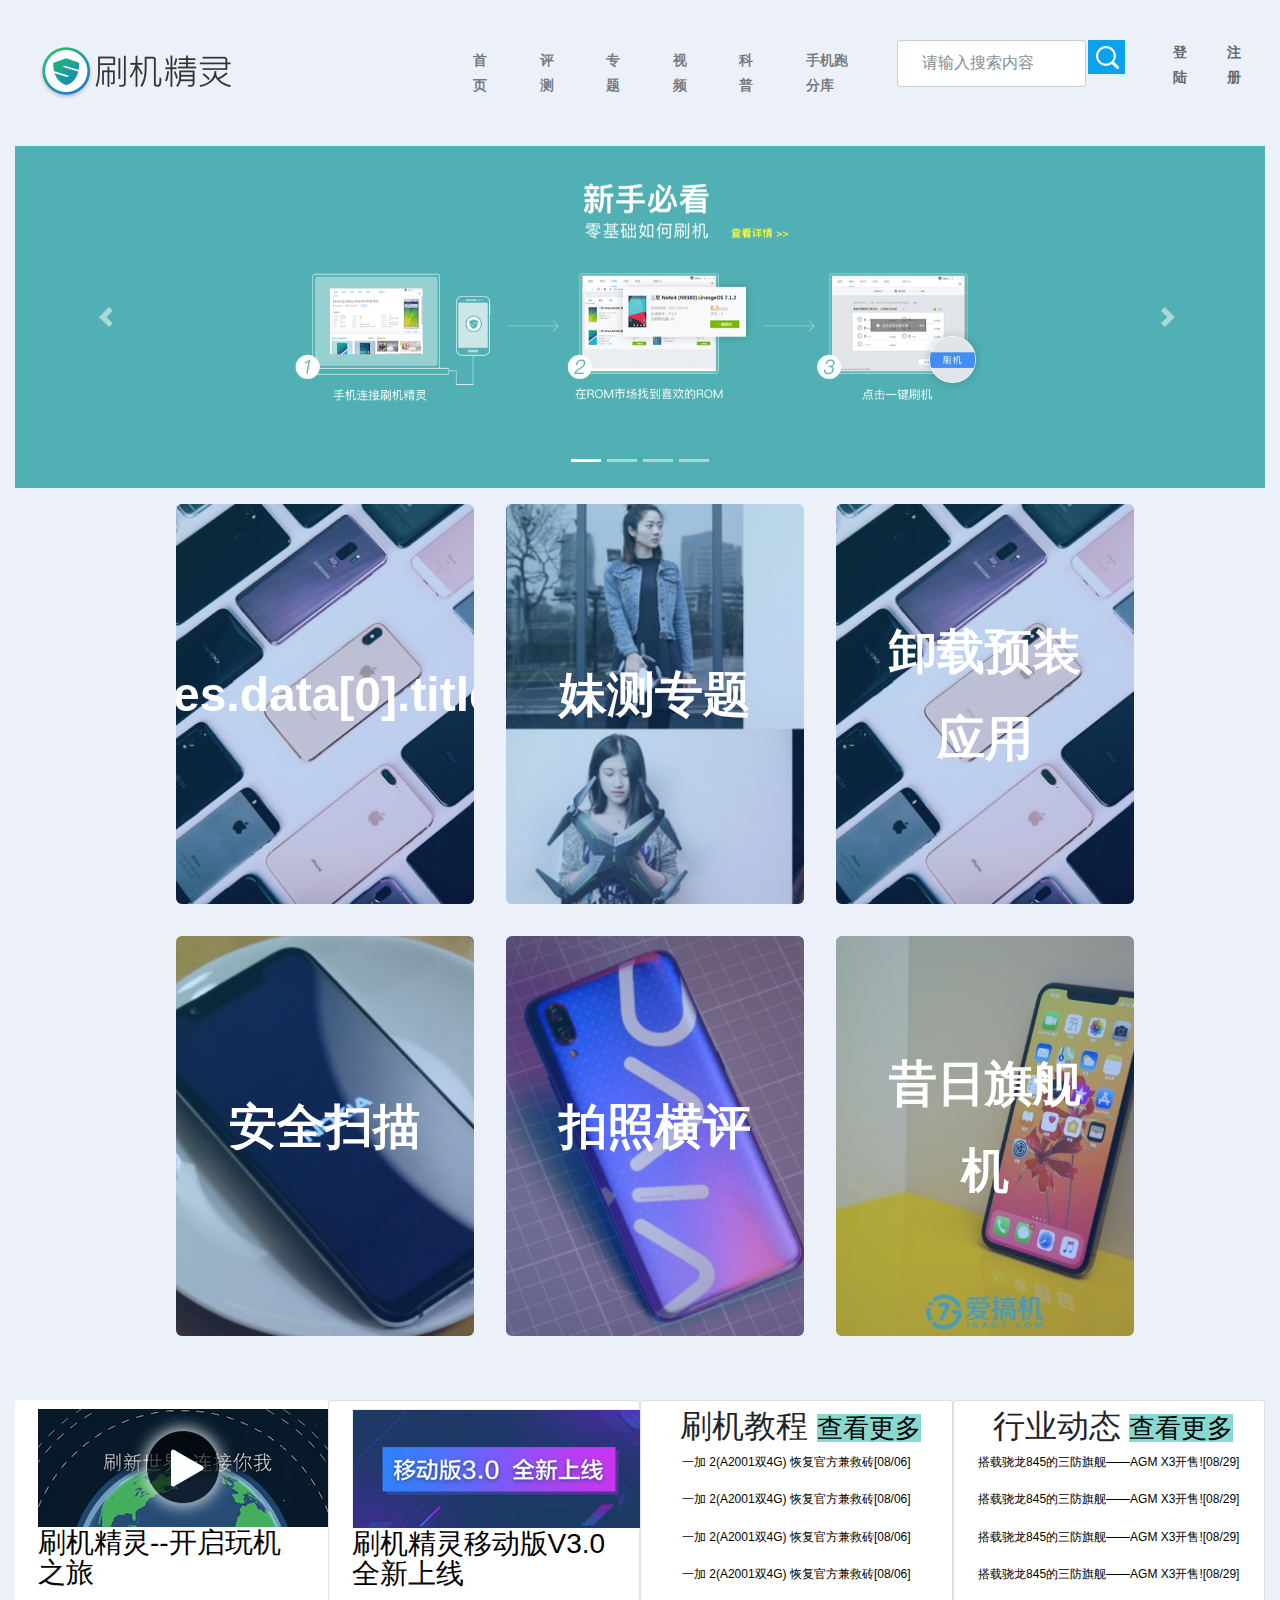
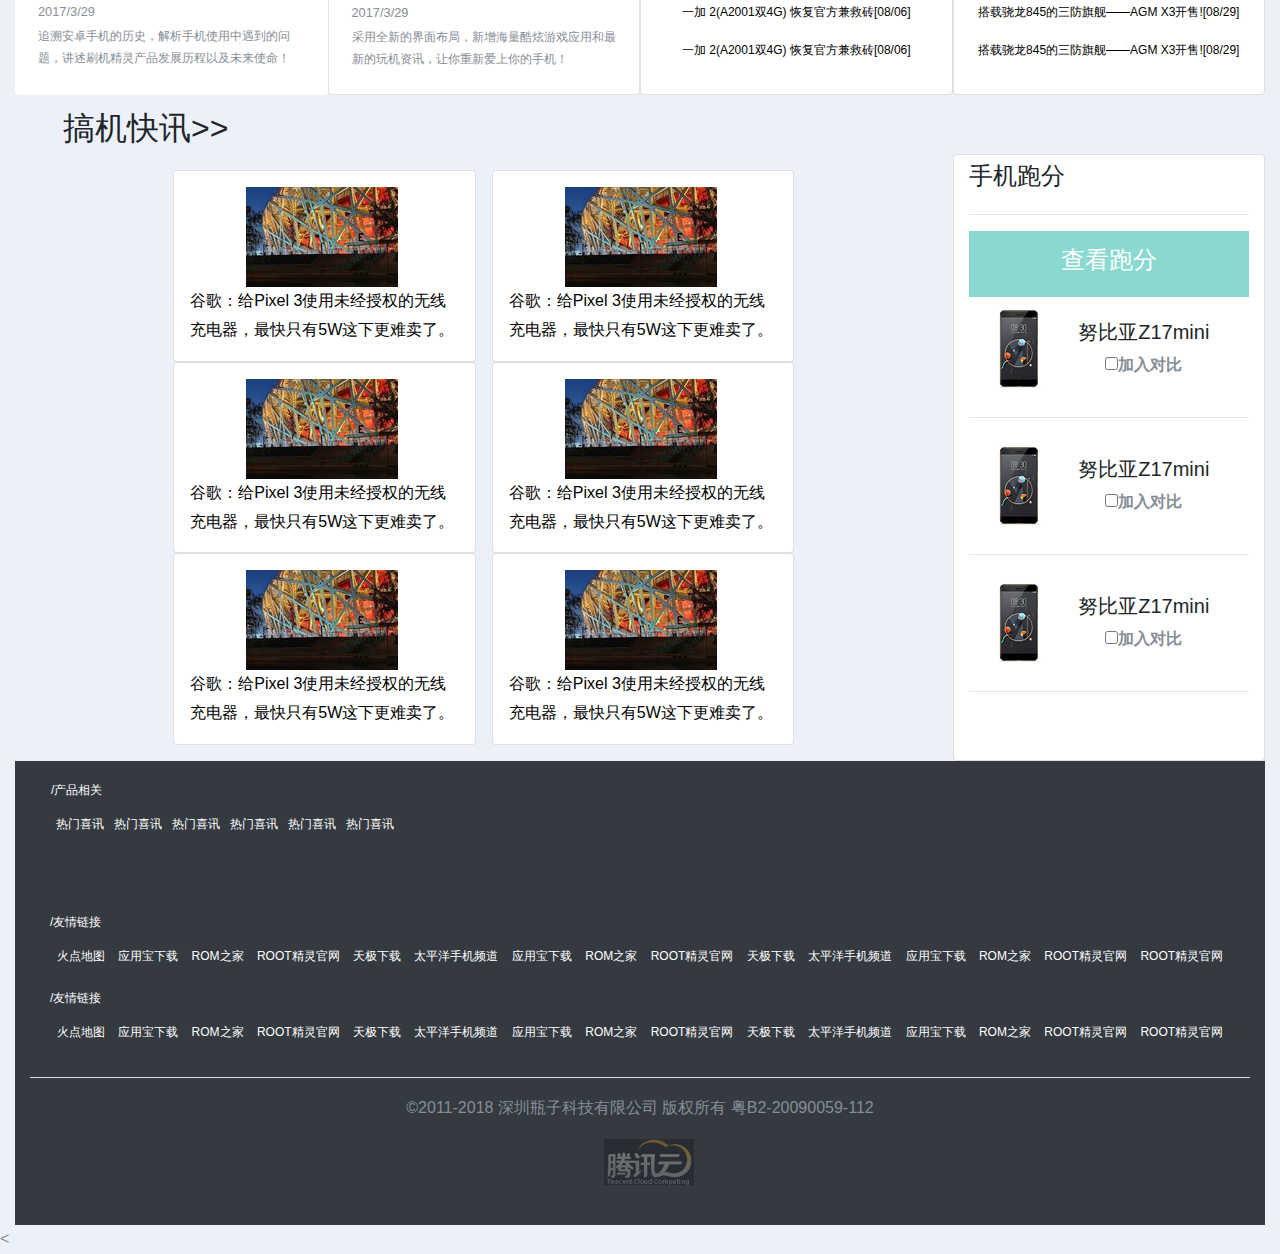
<file: public/index.html>
<!DOCTYPE html>
<html>

	<head>
		<meta charset="utf-8">
		<meta name="viewport" content="width=device-width, initial-scale=1.0, minimum-scale=1.0, maximum-scale=1.0, user-scalable=no">
		<meta http-equiv="X-UA-Compatible" content="IE=edge,chrome=1">
		<title>我的网站</title>
		<link rel="stylesheet" href="css/bootstrap.css">
		<link rel="stylesheet" href="css/index.css">
		<script src="js/axios.min.js"></script>
		<script src="js/qs.min.js"></script>
		<script src="js/vue.js"></script>
		 
	</head>

	<body>
		<header class="container" id="header"></header>
		<div class="container">
			<main>
			<!--
				轮播区域
			-->
				<div id="carouselExampleIndicators" class="carousel slide" data-ride="carousel">
					<ol class="carousel-indicators">
					  <li data-target="#carouselExampleIndicators" data-slide-to="0" class="active"></li>
					  <li data-target="#carouselExampleIndicators" data-slide-to="1"></li>
					  <li data-target="#carouselExampleIndicators" data-slide-to="2"></li>
					  <li data-target="#carouselExampleIndicators" data-slide-to="3"></li>
					</ol>
					<div class="carousel-inner">
					  <div class="carousel-item active">
						<img class="d-block w-100" src="images/1.png" alt="First slide">
					  </div>
					  <div class="carousel-item">
						<img class="d-block w-100" src="images/2.png" alt="Second slide">
					  </div>
					  <div class="carousel-item">
						<img class="d-block w-100" src="images/3.png" alt="Third slide">
					  </div>
					  <div class="carousel-item">
						<img class="d-block w-100" src="images/4.jpg" alt="4th slide">
					  </div>
					</div>
					<a class="carousel-control-prev" href="#carouselExampleIndicators" role="button" data-slide="prev">
					  <span class="carousel-control-prev-icon" aria-hidden="true"></span>
					  <span class="sr-only">Previous</span>
					</a>
					<a class="carousel-control-next" href="#carouselExampleIndicators" role="button" data-slide="next">
					  <span class="carousel-control-next-icon" aria-hidden="true"></span>
					  <span class="sr-only">Next</span>
					</a>
				  </div>
				<div class="content ">
					<a href="#" class=" col-sm-12 col-md-2 lcard">
						<div style="background-image:url(images/5.jpg)" class="front">
							<p>{{res.data[0].title}}</p>
						</div>
						<div class="back">
							<p class="my_small" v-text="res[0].detail"></p>
							<button class="button">
								了解一下
							</button>
						</div>
					</a>
					<a href="#" class=" col-sm-12 col-md-2 lcard">
						<div style="background-image:url(images/6.jpg)" class="front">
							<p>妹测专题</p>
						</div>
						<div class="back">
							<p class="my_small">妹纸主持人们的新产品体验,给您不一样的全新评测</p>
							<button class="button">
								了解一下
							</button>
						</div>
					</a>
					<a href="#" class="col-sm-12 col-md-2 lcard">
						<div style="background-image:url(images/7.jpg)" class="front">
							<p>卸载预装应用</p>
						</div>
						<div class="back">
							<p class="my_small">预装应用占据手机控件又拖慢系统,卸载后可加快手机的运行速度</p>
							<button class="button">
								了解一下
							</button>
						</div>
					</a>
					<a href="#" class="col-sm-12 col-md-2 lcard">
						<div style="background-image:url(images/8.jpg)" class="front">
							<p>安全扫描</p>
						</div>
						<div class="back">
							<p class="my_small">采用最新的查杀引擎,将危险扼杀于手机的ROM之中,全程确保您的刷机安全</p>
							<button class="button">
								了解一下
							</button>
						</div>
					</a>
					<a href="#" class=" col-sm-12 col-md-2 lcard">
						<div style="background-image:url(images/9.jpg)" class="front">
							<p>拍照横评</p>
						</div>
						<div class="back">
							<p class="my_small">傻瓜式的一键式操作,将冗长的流程化繁为简,从此解锁不再有求于人</p>
							<button class="button">
								了解一下
							</button>
						</div>
					</a>
					<a href="#" class=" col-sm-12 col-md-2 lcard">
						<div style="background-image:url(images/10.jpg)" class="front">
							<p>昔日旗舰机</p>
						</div>
						<div class="back">
							<p class="my_small">汇集上万款ROM,分门别类,精挑细选,我们只为满足最挑剔的你,给您更多的选择</p>
							<button class="button" href="#" onclick="window.location.href='https://www.shuame.com/index.php'">
									了解一下
							</button>
						</div>
					</a>
				</div>
				<div class="row">
					<div class="d-flex mt-5">
					<div class="col-md-3  col-sm-12 border-0 card" >
						<div class="p-2">
							<a href="#"><img src="images/play.png" alt=""></a>
							<h3>
								<a href="#">刷机精灵--开启玩机之旅</a>
							</h3>
							<small>2017/3/29</small>
							<p class="my_small">追溯安卓手机的历史，解析手机使用中遇到的问题，讲述刷机精灵产品发展历程以及未来使命！</p>
						</div>
					</div>
						<div class="col-md-3 col-sm-12 card">
							<div class=" p-2">
								<a href="#"><img src="images/mobile.png" alt="" ></a>
								
								<h3>
									<a href="#">刷机精灵移动版V3.0 全新上线</a>
								</h3>
								<small>2017/3/29</small>
								<p class="my_small">采用全新的界面布局，新增海量酷炫游戏应用和最新的玩机资讯，让你重新爱上你的手机！</p>
							</div>
						</div>
						<div class="col-md-3 col-sm-12 card flex-wrap">
							<div class=" p-2 ">
								<h2 class="text-left ml-3">刷机教程
									<small><a href="#" class=" bg-primary">查看更多</a></small>
								</h2>
								<div class="my_small text-center">
								  <p><a href="#">一加 2(A2001双4G) 恢复官方兼救砖[08/06]</a></p>
								  <p><a href="#">一加 2(A2001双4G) 恢复官方兼救砖[08/06]</a></p>
								  <p><a href="#">一加 2(A2001双4G) 恢复官方兼救砖[08/06]</a></p>
								  <p><a href="#">一加 2(A2001双4G) 恢复官方兼救砖[08/06]</a></p>
								  <p><a href="#">一加 2(A2001双4G) 恢复官方兼救砖[08/06]</a></p>
								  <p><a href="#">一加 2(A2001双4G) 恢复官方兼救砖[08/06]</a></p>
								</div>
							</div>
						</div>
						<div class="col-md-3 col-sm-12 card flex-wrap">
								<div class=" p-2 ">
									<h2 class="text-left ml-3">行业动态
										<small>
											<a href="#" class=" bg-primary">查看更多</a>
										</small>
									</h2>
									<div class="my_small text-center ">
									  <p><a href="#">搭载骁龙845的三防旗舰——AGM X3开售![08/29]</a></p>
									  <p><a href="#">搭载骁龙845的三防旗舰——AGM X3开售![08/29]</a></p>
									  <p><a href="#">搭载骁龙845的三防旗舰——AGM X3开售![08/29]</a></p>
									  <p><a href="#">搭载骁龙845的三防旗舰——AGM X3开售![08/29]</a></p>
									  <p><a href="#">搭载骁龙845的三防旗舰——AGM X3开售![08/29]</a></p>
									  <p><a href="#">搭载骁龙845的三防旗舰——AGM X3开售![08/29]</a></p>
									</div>
								</div>
							</div> 
					</div>
				</div>
				<div class="row">
					<h2 class="bold ml-5 mt-3">搞机快讯>></h2>
				</div>
				<div class="row">
					<div class="col-md-9">
						<div class="row mt-3 mb-3" style="justify-content: center">
							<div class="col-md-4 card p-3 center-block ">
								<a href="#" class="ml-5 pl-2"><img src="images/g1.jpg" alt="" class="center-block"></a>
								<div>
									<a href="#">谷歌：给Pixel 3使用未经授权的无线充电器，最快只有5W这下更难卖了。</a>
								</div>
							</div>
							<div class="col-md-4 card p-3 center-block ml-3">
								<a href="#" class="ml-5 pl-2"><img src="images/g1.jpg" alt="" class="center-block"></a>
								<div>
									<a href="#">谷歌：给Pixel 3使用未经授权的无线充电器，最快只有5W这下更难卖了。</a>
								</div>
							</div>
							<div class="col-md-4 card p-3 center-block">
									<a href="#" class="ml-5 pl-2"><img src="images/g1.jpg" alt="" class="center-block"></a>
									<div>
										<a href="#">谷歌：给Pixel 3使用未经授权的无线充电器，最快只有5W这下更难卖了。</a>
									</div>
							</div>
							<div class="col-md-4 card p-3 center-block ml-3">
								<a href="#" class="ml-5 pl-2"><img src="images/g1.jpg" alt="" class="center-block"></a>
								<div>
									<a href="#">谷歌：给Pixel 3使用未经授权的无线充电器，最快只有5W这下更难卖了。</a>
								</div>
							</div>
							<div class="col-md-4 card p-3 center-block">
								<a href="#" class="ml-5 pl-2"><img src="images/g1.jpg" alt="" class="center-block"></a>
								<div>
									<a href="#">谷歌：给Pixel 3使用未经授权的无线充电器，最快只有5W这下更难卖了。</a>
								</div>
							</div>
							<div class="col-md-4 card p-3 center-block ml-3">
								<a href="#" class="ml-5 pl-2"><img src="images/g1.jpg" alt="" class="center-block"></a>
								<div>
									<a href="#">谷歌：给Pixel 3使用未经授权的无线充电器，最快只有5W这下更难卖了。</a>
								</div>
						    </div>
						</div>
					</div>
					<div class="col-md-3 card">
						<h4 class="mt-2">手机跑分</h4>
						<hr/>
						<div class="p-3 btn-primary ">
							<a href="#">
								<h4 class="text-center text-white">查看跑分</h4>
							</a>
						</div>
						<div class="row">
							<div class="col-md-3">
								<a href="#"><img src="images/phone1.png" alt="" /></a>
							</div>
							<div class="col-md-9">
								<ul class="list-unstyled text-center mt-4">
									<li>
										<h5>努比亚Z17mini</h5>
									</li>
									<li class="font-weight-bold"><input type="checkbox" />加入对比</li>
								</ul>
							</div>
						</div>
						<hr />
						<div class="row">
							<div class="col-md-3">
								<a href="#"><img src="images/phone1.png" alt="" /></a>
							</div>
							<div class="col-md-9">
								<ul class="list-unstyled text-center mt-4">
									<li>
										<h5>努比亚Z17mini</h5>
									</li>
									<li class="font-weight-bold"><input type="checkbox" />加入对比</li>
								</ul>
							</div>
						</div>
						<hr />
						<div class="row">
							<div class="col-md-3">
								<a href="#"><img src="images/phone1.png" alt="" /></a>
							</div>
							<div class="col-md-9">
								<ul class="list-unstyled text-center mt-4">
									<li>
										<h5>努比亚Z17mini</h5>
									</li>
									<li class="font-weight-bold"><input type="checkbox" />加入对比</li>
								</ul>
							</div>
						</div>
						<hr />
					</div>
				</div>
			</main>
			<footer id="footer" class="container"></footer>
		</div>
		<script src="js/jquery-3.1.1.min.js"></script>
		<<script src="js/bootstrap.min.js"></script>
		<script src="js/index.js"></script>
		<script src="js/header.js"></script>
		<script src="js/footer.js"></script>
	</body>

</html>
</file>
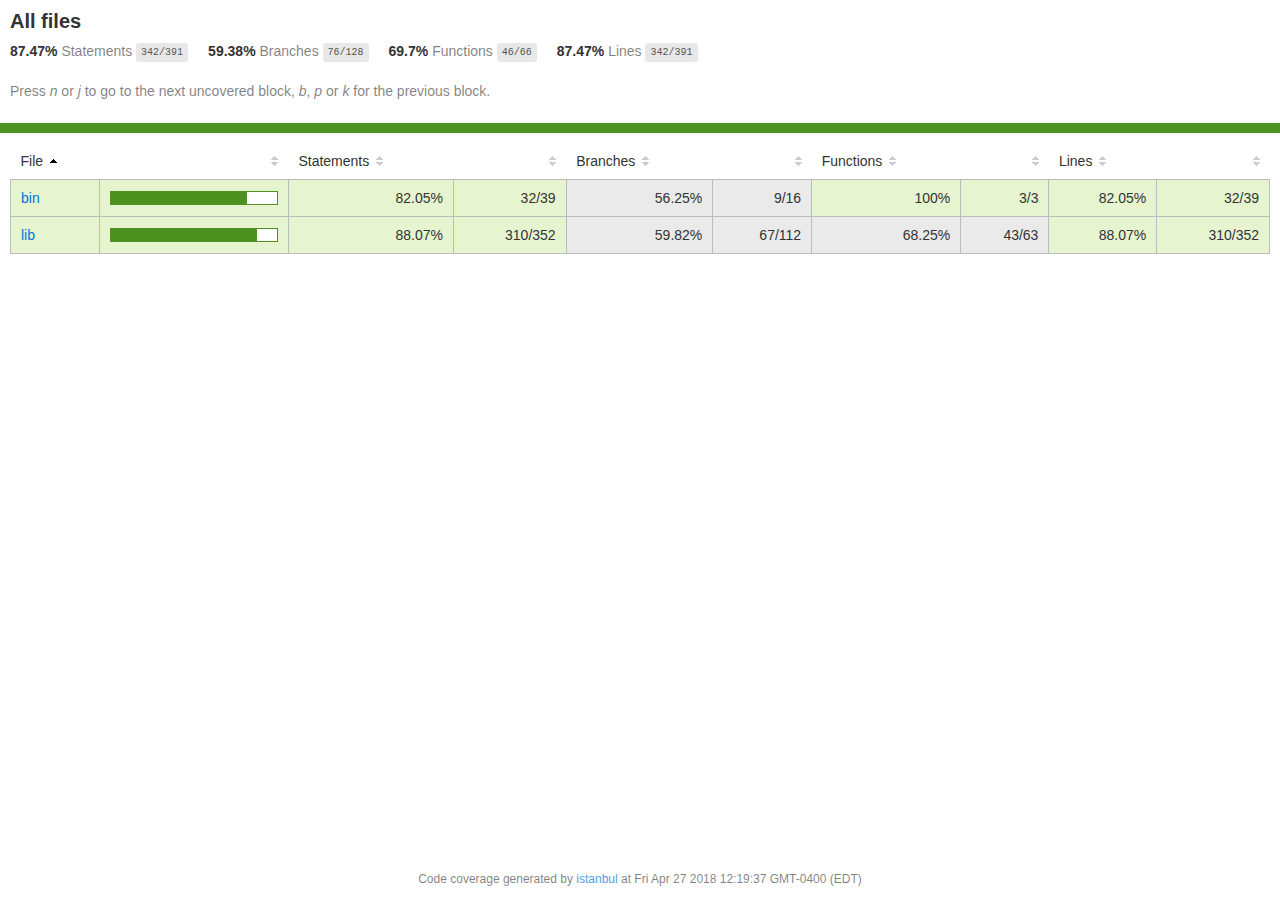
<file: node_modules/vows/coverage/lcov-report/index.html>
<!doctype html>
<html lang="en">
<head>
    <title>Code coverage report for All files</title>
    <meta charset="utf-8" />
    <link rel="stylesheet" href="prettify.css" />
    <link rel="stylesheet" href="base.css" />
    <meta name="viewport" content="width=device-width, initial-scale=1">
    <style type='text/css'>
        .coverage-summary .sorter {
            background-image: url(sort-arrow-sprite.png);
        }
    </style>
</head>
<body>
<div class='wrapper'>
  <div class='pad1'>
    <h1>
      All files
    </h1>
    <div class='clearfix'>
      <div class='fl pad1y space-right2'>
        <span class="strong">87.47% </span>
        <span class="quiet">Statements</span>
        <span class='fraction'>342/391</span>
      </div>
      <div class='fl pad1y space-right2'>
        <span class="strong">59.38% </span>
        <span class="quiet">Branches</span>
        <span class='fraction'>76/128</span>
      </div>
      <div class='fl pad1y space-right2'>
        <span class="strong">69.7% </span>
        <span class="quiet">Functions</span>
        <span class='fraction'>46/66</span>
      </div>
      <div class='fl pad1y space-right2'>
        <span class="strong">87.47% </span>
        <span class="quiet">Lines</span>
        <span class='fraction'>342/391</span>
      </div>
    </div>
    <p class="quiet">
      Press <em>n</em> or <em>j</em> to go to the next uncovered block, <em>b</em>, <em>p</em> or <em>k</em> for the previous block.
    </p>
  </div>
  <div class='status-line high'></div>
<div class="pad1">
<table class="coverage-summary">
<thead>
<tr>
   <th data-col="file" data-fmt="html" data-html="true" class="file">File</th>
   <th data-col="pic" data-type="number" data-fmt="html" data-html="true" class="pic"></th>
   <th data-col="statements" data-type="number" data-fmt="pct" class="pct">Statements</th>
   <th data-col="statements_raw" data-type="number" data-fmt="html" class="abs"></th>
   <th data-col="branches" data-type="number" data-fmt="pct" class="pct">Branches</th>
   <th data-col="branches_raw" data-type="number" data-fmt="html" class="abs"></th>
   <th data-col="functions" data-type="number" data-fmt="pct" class="pct">Functions</th>
   <th data-col="functions_raw" data-type="number" data-fmt="html" class="abs"></th>
   <th data-col="lines" data-type="number" data-fmt="pct" class="pct">Lines</th>
   <th data-col="lines_raw" data-type="number" data-fmt="html" class="abs"></th>
</tr>
</thead>
<tbody><tr>
	<td class="file high" data-value="bin"><a href="bin/index.html">bin</a></td>
	<td data-value="82.05" class="pic high"><div class="chart"><div class="cover-fill" style="width: 82%;"></div><div class="cover-empty" style="width:18%;"></div></div></td>
	<td data-value="82.05" class="pct high">82.05%</td>
	<td data-value="39" class="abs high">32/39</td>
	<td data-value="56.25" class="pct medium">56.25%</td>
	<td data-value="16" class="abs medium">9/16</td>
	<td data-value="100" class="pct high">100%</td>
	<td data-value="3" class="abs high">3/3</td>
	<td data-value="82.05" class="pct high">82.05%</td>
	<td data-value="39" class="abs high">32/39</td>
	</tr>

<tr>
	<td class="file high" data-value="lib"><a href="lib/index.html">lib</a></td>
	<td data-value="88.07" class="pic high"><div class="chart"><div class="cover-fill" style="width: 88%;"></div><div class="cover-empty" style="width:12%;"></div></div></td>
	<td data-value="88.07" class="pct high">88.07%</td>
	<td data-value="352" class="abs high">310/352</td>
	<td data-value="59.82" class="pct medium">59.82%</td>
	<td data-value="112" class="abs medium">67/112</td>
	<td data-value="68.25" class="pct medium">68.25%</td>
	<td data-value="63" class="abs medium">43/63</td>
	<td data-value="88.07" class="pct high">88.07%</td>
	<td data-value="352" class="abs high">310/352</td>
	</tr>

</tbody>
</table>
</div><div class='push'></div><!-- for sticky footer -->
</div><!-- /wrapper -->
<div class='footer quiet pad2 space-top1 center small'>
  Code coverage
  generated by <a href="https://istanbul.js.org/" target="_blank">istanbul</a> at Fri Apr 27 2018 12:19:37 GMT-0400 (EDT)
</div>
</div>
<script src="prettify.js"></script>
<script>
window.onload = function () {
        if (typeof prettyPrint === 'function') {
            prettyPrint();
        }
};
</script>
<script src="sorter.js"></script>
<script src="block-navigation.js"></script>
</body>
</html>
</file>
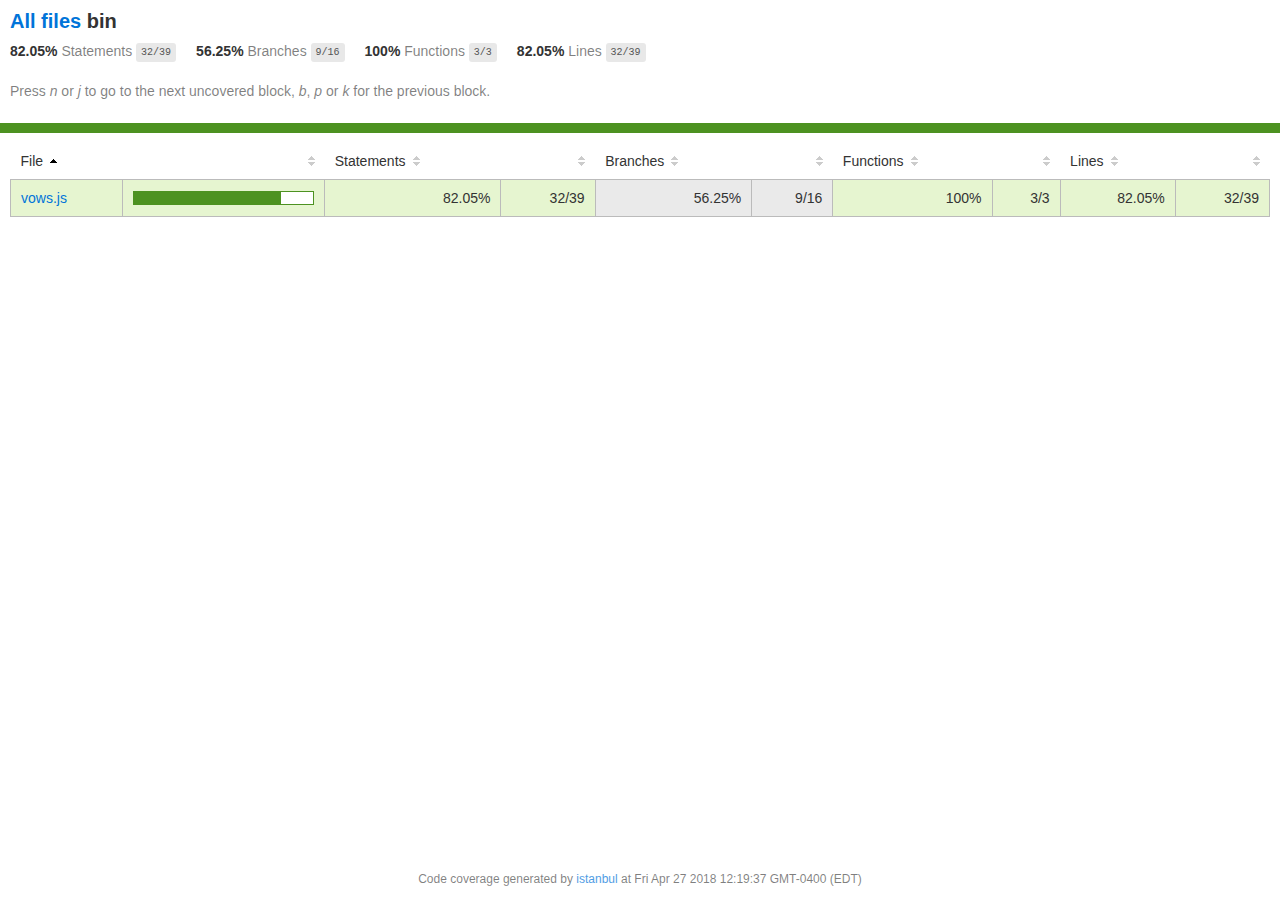
<file: node_modules/vows/coverage/lcov-report/bin/index.html>
<!doctype html>
<html lang="en">
<head>
    <title>Code coverage report for bin</title>
    <meta charset="utf-8" />
    <link rel="stylesheet" href="../prettify.css" />
    <link rel="stylesheet" href="../base.css" />
    <meta name="viewport" content="width=device-width, initial-scale=1">
    <style type='text/css'>
        .coverage-summary .sorter {
            background-image: url(../sort-arrow-sprite.png);
        }
    </style>
</head>
<body>
<div class='wrapper'>
  <div class='pad1'>
    <h1>
      <a href="../index.html">All files</a> bin
    </h1>
    <div class='clearfix'>
      <div class='fl pad1y space-right2'>
        <span class="strong">82.05% </span>
        <span class="quiet">Statements</span>
        <span class='fraction'>32/39</span>
      </div>
      <div class='fl pad1y space-right2'>
        <span class="strong">56.25% </span>
        <span class="quiet">Branches</span>
        <span class='fraction'>9/16</span>
      </div>
      <div class='fl pad1y space-right2'>
        <span class="strong">100% </span>
        <span class="quiet">Functions</span>
        <span class='fraction'>3/3</span>
      </div>
      <div class='fl pad1y space-right2'>
        <span class="strong">82.05% </span>
        <span class="quiet">Lines</span>
        <span class='fraction'>32/39</span>
      </div>
    </div>
    <p class="quiet">
      Press <em>n</em> or <em>j</em> to go to the next uncovered block, <em>b</em>, <em>p</em> or <em>k</em> for the previous block.
    </p>
  </div>
  <div class='status-line high'></div>
<div class="pad1">
<table class="coverage-summary">
<thead>
<tr>
   <th data-col="file" data-fmt="html" data-html="true" class="file">File</th>
   <th data-col="pic" data-type="number" data-fmt="html" data-html="true" class="pic"></th>
   <th data-col="statements" data-type="number" data-fmt="pct" class="pct">Statements</th>
   <th data-col="statements_raw" data-type="number" data-fmt="html" class="abs"></th>
   <th data-col="branches" data-type="number" data-fmt="pct" class="pct">Branches</th>
   <th data-col="branches_raw" data-type="number" data-fmt="html" class="abs"></th>
   <th data-col="functions" data-type="number" data-fmt="pct" class="pct">Functions</th>
   <th data-col="functions_raw" data-type="number" data-fmt="html" class="abs"></th>
   <th data-col="lines" data-type="number" data-fmt="pct" class="pct">Lines</th>
   <th data-col="lines_raw" data-type="number" data-fmt="html" class="abs"></th>
</tr>
</thead>
<tbody><tr>
	<td class="file high" data-value="vows.js"><a href="vows.js.html">vows.js</a></td>
	<td data-value="82.05" class="pic high"><div class="chart"><div class="cover-fill" style="width: 82%;"></div><div class="cover-empty" style="width:18%;"></div></div></td>
	<td data-value="82.05" class="pct high">82.05%</td>
	<td data-value="39" class="abs high">32/39</td>
	<td data-value="56.25" class="pct medium">56.25%</td>
	<td data-value="16" class="abs medium">9/16</td>
	<td data-value="100" class="pct high">100%</td>
	<td data-value="3" class="abs high">3/3</td>
	<td data-value="82.05" class="pct high">82.05%</td>
	<td data-value="39" class="abs high">32/39</td>
	</tr>

</tbody>
</table>
</div><div class='push'></div><!-- for sticky footer -->
</div><!-- /wrapper -->
<div class='footer quiet pad2 space-top1 center small'>
  Code coverage
  generated by <a href="https://istanbul.js.org/" target="_blank">istanbul</a> at Fri Apr 27 2018 12:19:37 GMT-0400 (EDT)
</div>
</div>
<script src="../prettify.js"></script>
<script>
window.onload = function () {
        if (typeof prettyPrint === 'function') {
            prettyPrint();
        }
};
</script>
<script src="../sorter.js"></script>
<script src="../block-navigation.js"></script>
</body>
</html>
</file>
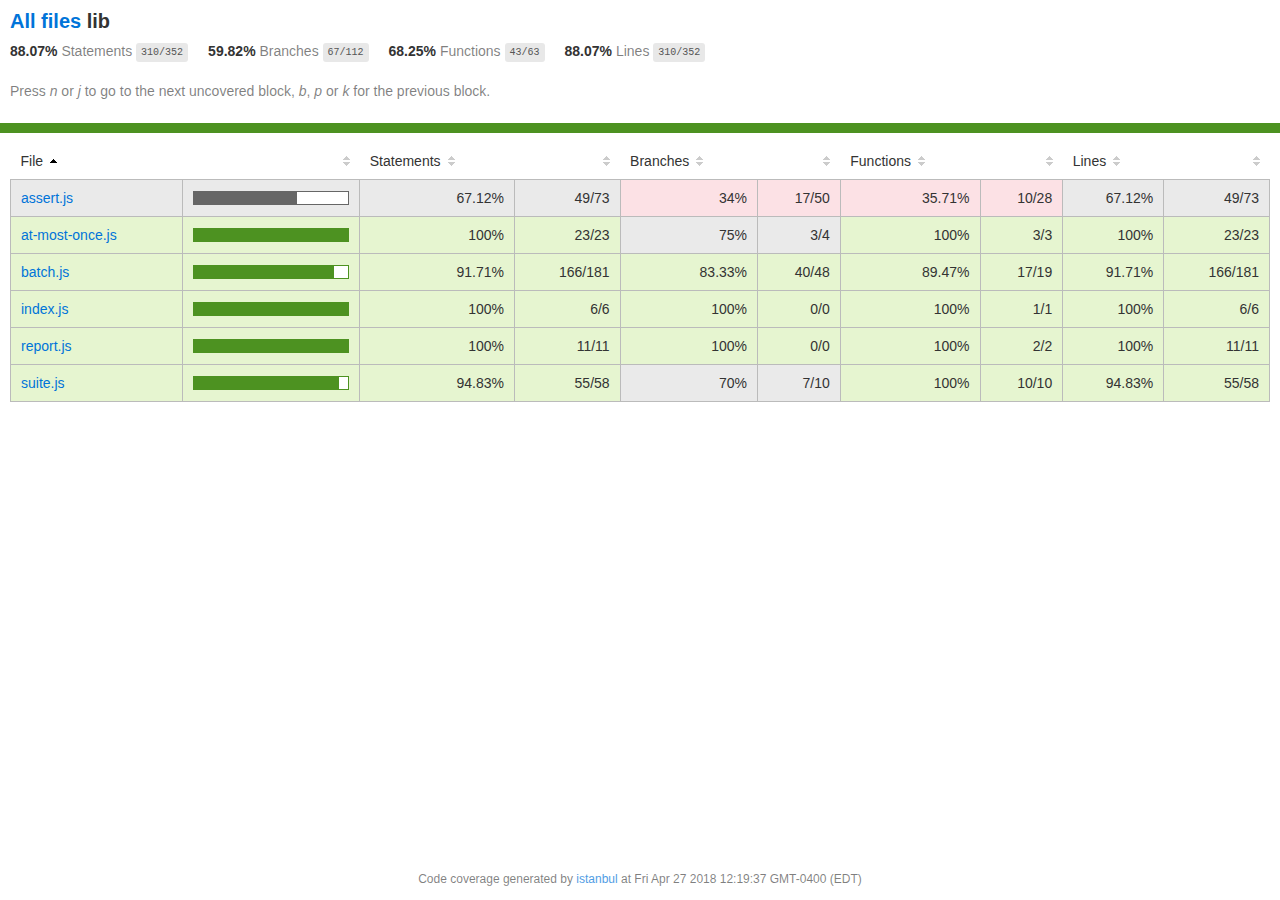
<file: node_modules/vows/coverage/lcov-report/lib/index.html>
<!doctype html>
<html lang="en">
<head>
    <title>Code coverage report for lib</title>
    <meta charset="utf-8" />
    <link rel="stylesheet" href="../prettify.css" />
    <link rel="stylesheet" href="../base.css" />
    <meta name="viewport" content="width=device-width, initial-scale=1">
    <style type='text/css'>
        .coverage-summary .sorter {
            background-image: url(../sort-arrow-sprite.png);
        }
    </style>
</head>
<body>
<div class='wrapper'>
  <div class='pad1'>
    <h1>
      <a href="../index.html">All files</a> lib
    </h1>
    <div class='clearfix'>
      <div class='fl pad1y space-right2'>
        <span class="strong">88.07% </span>
        <span class="quiet">Statements</span>
        <span class='fraction'>310/352</span>
      </div>
      <div class='fl pad1y space-right2'>
        <span class="strong">59.82% </span>
        <span class="quiet">Branches</span>
        <span class='fraction'>67/112</span>
      </div>
      <div class='fl pad1y space-right2'>
        <span class="strong">68.25% </span>
        <span class="quiet">Functions</span>
        <span class='fraction'>43/63</span>
      </div>
      <div class='fl pad1y space-right2'>
        <span class="strong">88.07% </span>
        <span class="quiet">Lines</span>
        <span class='fraction'>310/352</span>
      </div>
    </div>
    <p class="quiet">
      Press <em>n</em> or <em>j</em> to go to the next uncovered block, <em>b</em>, <em>p</em> or <em>k</em> for the previous block.
    </p>
  </div>
  <div class='status-line high'></div>
<div class="pad1">
<table class="coverage-summary">
<thead>
<tr>
   <th data-col="file" data-fmt="html" data-html="true" class="file">File</th>
   <th data-col="pic" data-type="number" data-fmt="html" data-html="true" class="pic"></th>
   <th data-col="statements" data-type="number" data-fmt="pct" class="pct">Statements</th>
   <th data-col="statements_raw" data-type="number" data-fmt="html" class="abs"></th>
   <th data-col="branches" data-type="number" data-fmt="pct" class="pct">Branches</th>
   <th data-col="branches_raw" data-type="number" data-fmt="html" class="abs"></th>
   <th data-col="functions" data-type="number" data-fmt="pct" class="pct">Functions</th>
   <th data-col="functions_raw" data-type="number" data-fmt="html" class="abs"></th>
   <th data-col="lines" data-type="number" data-fmt="pct" class="pct">Lines</th>
   <th data-col="lines_raw" data-type="number" data-fmt="html" class="abs"></th>
</tr>
</thead>
<tbody><tr>
	<td class="file medium" data-value="assert.js"><a href="assert.js.html">assert.js</a></td>
	<td data-value="67.12" class="pic medium"><div class="chart"><div class="cover-fill" style="width: 67%;"></div><div class="cover-empty" style="width:33%;"></div></div></td>
	<td data-value="67.12" class="pct medium">67.12%</td>
	<td data-value="73" class="abs medium">49/73</td>
	<td data-value="34" class="pct low">34%</td>
	<td data-value="50" class="abs low">17/50</td>
	<td data-value="35.71" class="pct low">35.71%</td>
	<td data-value="28" class="abs low">10/28</td>
	<td data-value="67.12" class="pct medium">67.12%</td>
	<td data-value="73" class="abs medium">49/73</td>
	</tr>

<tr>
	<td class="file high" data-value="at-most-once.js"><a href="at-most-once.js.html">at-most-once.js</a></td>
	<td data-value="100" class="pic high"><div class="chart"><div class="cover-fill cover-full" style="width: 100%;"></div><div class="cover-empty" style="width:0%;"></div></div></td>
	<td data-value="100" class="pct high">100%</td>
	<td data-value="23" class="abs high">23/23</td>
	<td data-value="75" class="pct medium">75%</td>
	<td data-value="4" class="abs medium">3/4</td>
	<td data-value="100" class="pct high">100%</td>
	<td data-value="3" class="abs high">3/3</td>
	<td data-value="100" class="pct high">100%</td>
	<td data-value="23" class="abs high">23/23</td>
	</tr>

<tr>
	<td class="file high" data-value="batch.js"><a href="batch.js.html">batch.js</a></td>
	<td data-value="91.71" class="pic high"><div class="chart"><div class="cover-fill" style="width: 91%;"></div><div class="cover-empty" style="width:9%;"></div></div></td>
	<td data-value="91.71" class="pct high">91.71%</td>
	<td data-value="181" class="abs high">166/181</td>
	<td data-value="83.33" class="pct high">83.33%</td>
	<td data-value="48" class="abs high">40/48</td>
	<td data-value="89.47" class="pct high">89.47%</td>
	<td data-value="19" class="abs high">17/19</td>
	<td data-value="91.71" class="pct high">91.71%</td>
	<td data-value="181" class="abs high">166/181</td>
	</tr>

<tr>
	<td class="file high" data-value="index.js"><a href="index.js.html">index.js</a></td>
	<td data-value="100" class="pic high"><div class="chart"><div class="cover-fill cover-full" style="width: 100%;"></div><div class="cover-empty" style="width:0%;"></div></div></td>
	<td data-value="100" class="pct high">100%</td>
	<td data-value="6" class="abs high">6/6</td>
	<td data-value="100" class="pct high">100%</td>
	<td data-value="0" class="abs high">0/0</td>
	<td data-value="100" class="pct high">100%</td>
	<td data-value="1" class="abs high">1/1</td>
	<td data-value="100" class="pct high">100%</td>
	<td data-value="6" class="abs high">6/6</td>
	</tr>

<tr>
	<td class="file high" data-value="report.js"><a href="report.js.html">report.js</a></td>
	<td data-value="100" class="pic high"><div class="chart"><div class="cover-fill cover-full" style="width: 100%;"></div><div class="cover-empty" style="width:0%;"></div></div></td>
	<td data-value="100" class="pct high">100%</td>
	<td data-value="11" class="abs high">11/11</td>
	<td data-value="100" class="pct high">100%</td>
	<td data-value="0" class="abs high">0/0</td>
	<td data-value="100" class="pct high">100%</td>
	<td data-value="2" class="abs high">2/2</td>
	<td data-value="100" class="pct high">100%</td>
	<td data-value="11" class="abs high">11/11</td>
	</tr>

<tr>
	<td class="file high" data-value="suite.js"><a href="suite.js.html">suite.js</a></td>
	<td data-value="94.83" class="pic high"><div class="chart"><div class="cover-fill" style="width: 94%;"></div><div class="cover-empty" style="width:6%;"></div></div></td>
	<td data-value="94.83" class="pct high">94.83%</td>
	<td data-value="58" class="abs high">55/58</td>
	<td data-value="70" class="pct medium">70%</td>
	<td data-value="10" class="abs medium">7/10</td>
	<td data-value="100" class="pct high">100%</td>
	<td data-value="10" class="abs high">10/10</td>
	<td data-value="94.83" class="pct high">94.83%</td>
	<td data-value="58" class="abs high">55/58</td>
	</tr>

</tbody>
</table>
</div><div class='push'></div><!-- for sticky footer -->
</div><!-- /wrapper -->
<div class='footer quiet pad2 space-top1 center small'>
  Code coverage
  generated by <a href="https://istanbul.js.org/" target="_blank">istanbul</a> at Fri Apr 27 2018 12:19:37 GMT-0400 (EDT)
</div>
</div>
<script src="../prettify.js"></script>
<script>
window.onload = function () {
        if (typeof prettyPrint === 'function') {
            prettyPrint();
        }
};
</script>
<script src="../sorter.js"></script>
<script src="../block-navigation.js"></script>
</body>
</html>
</file>
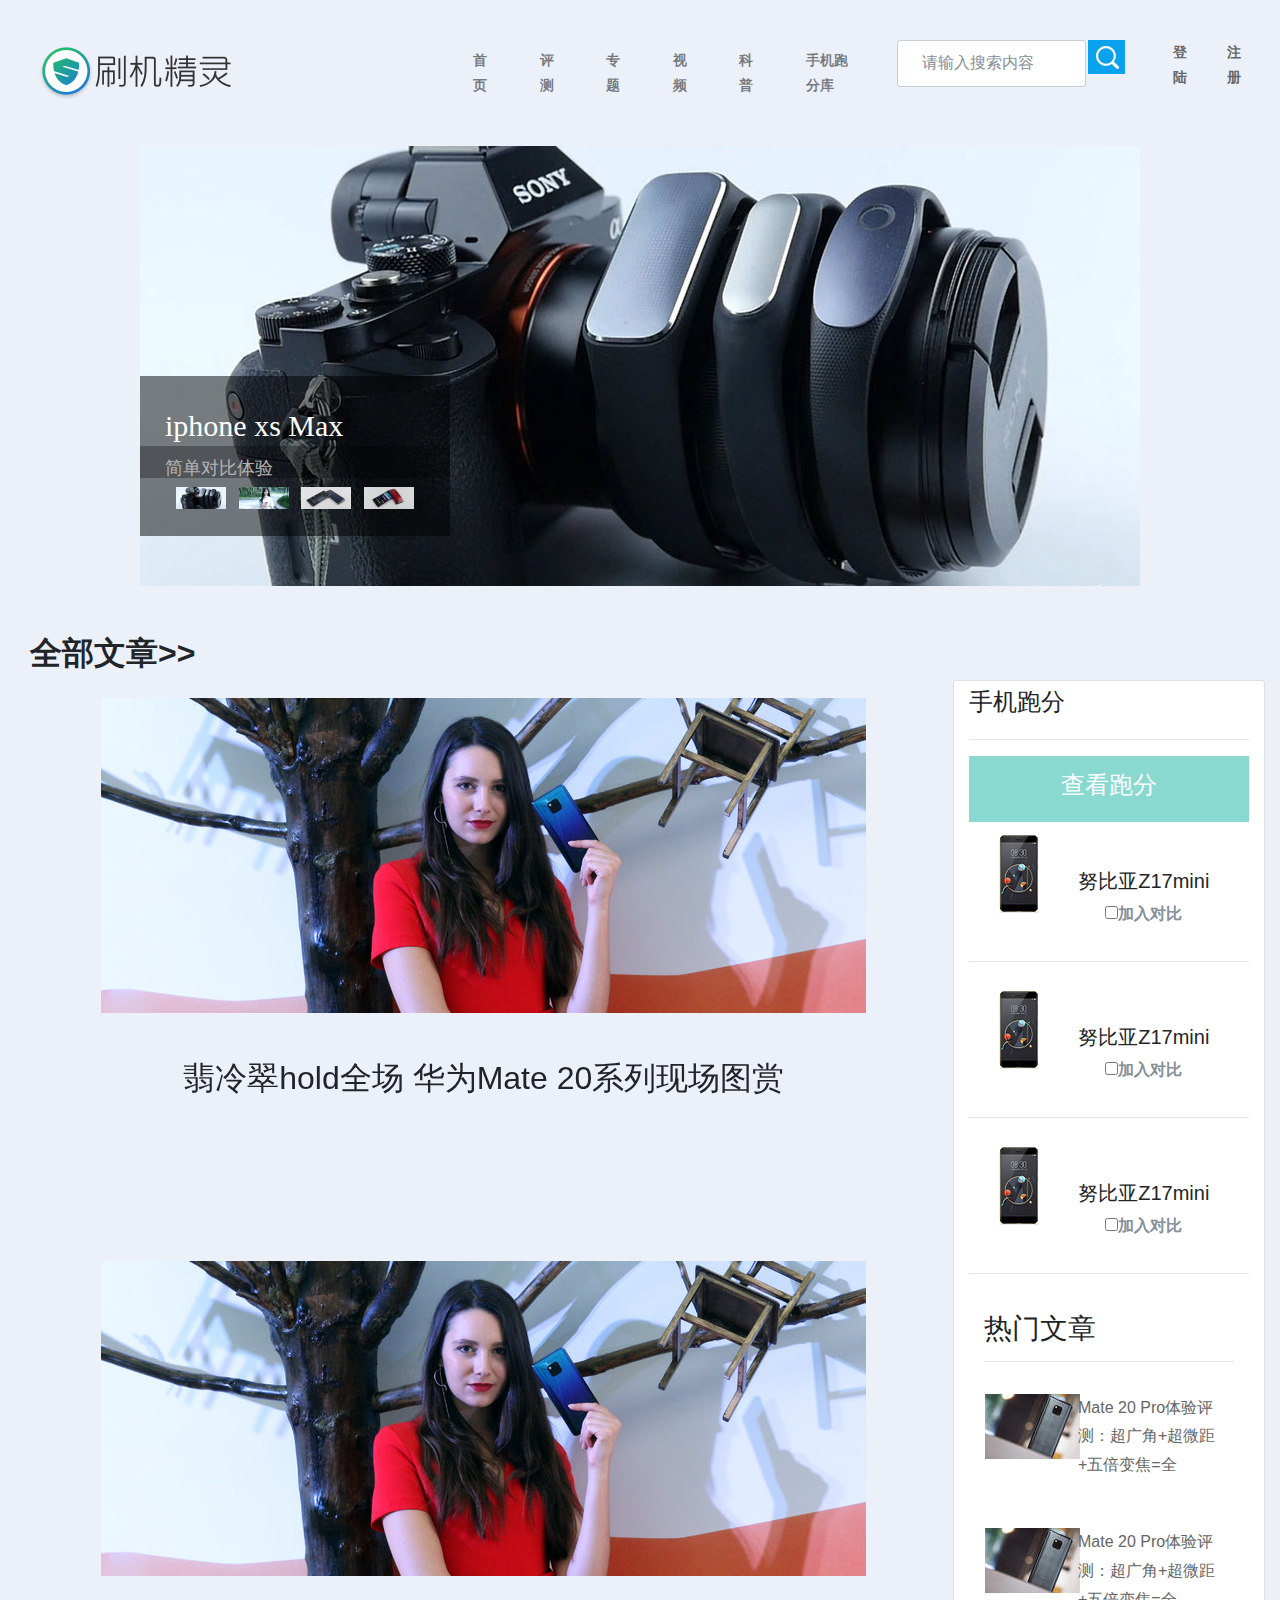
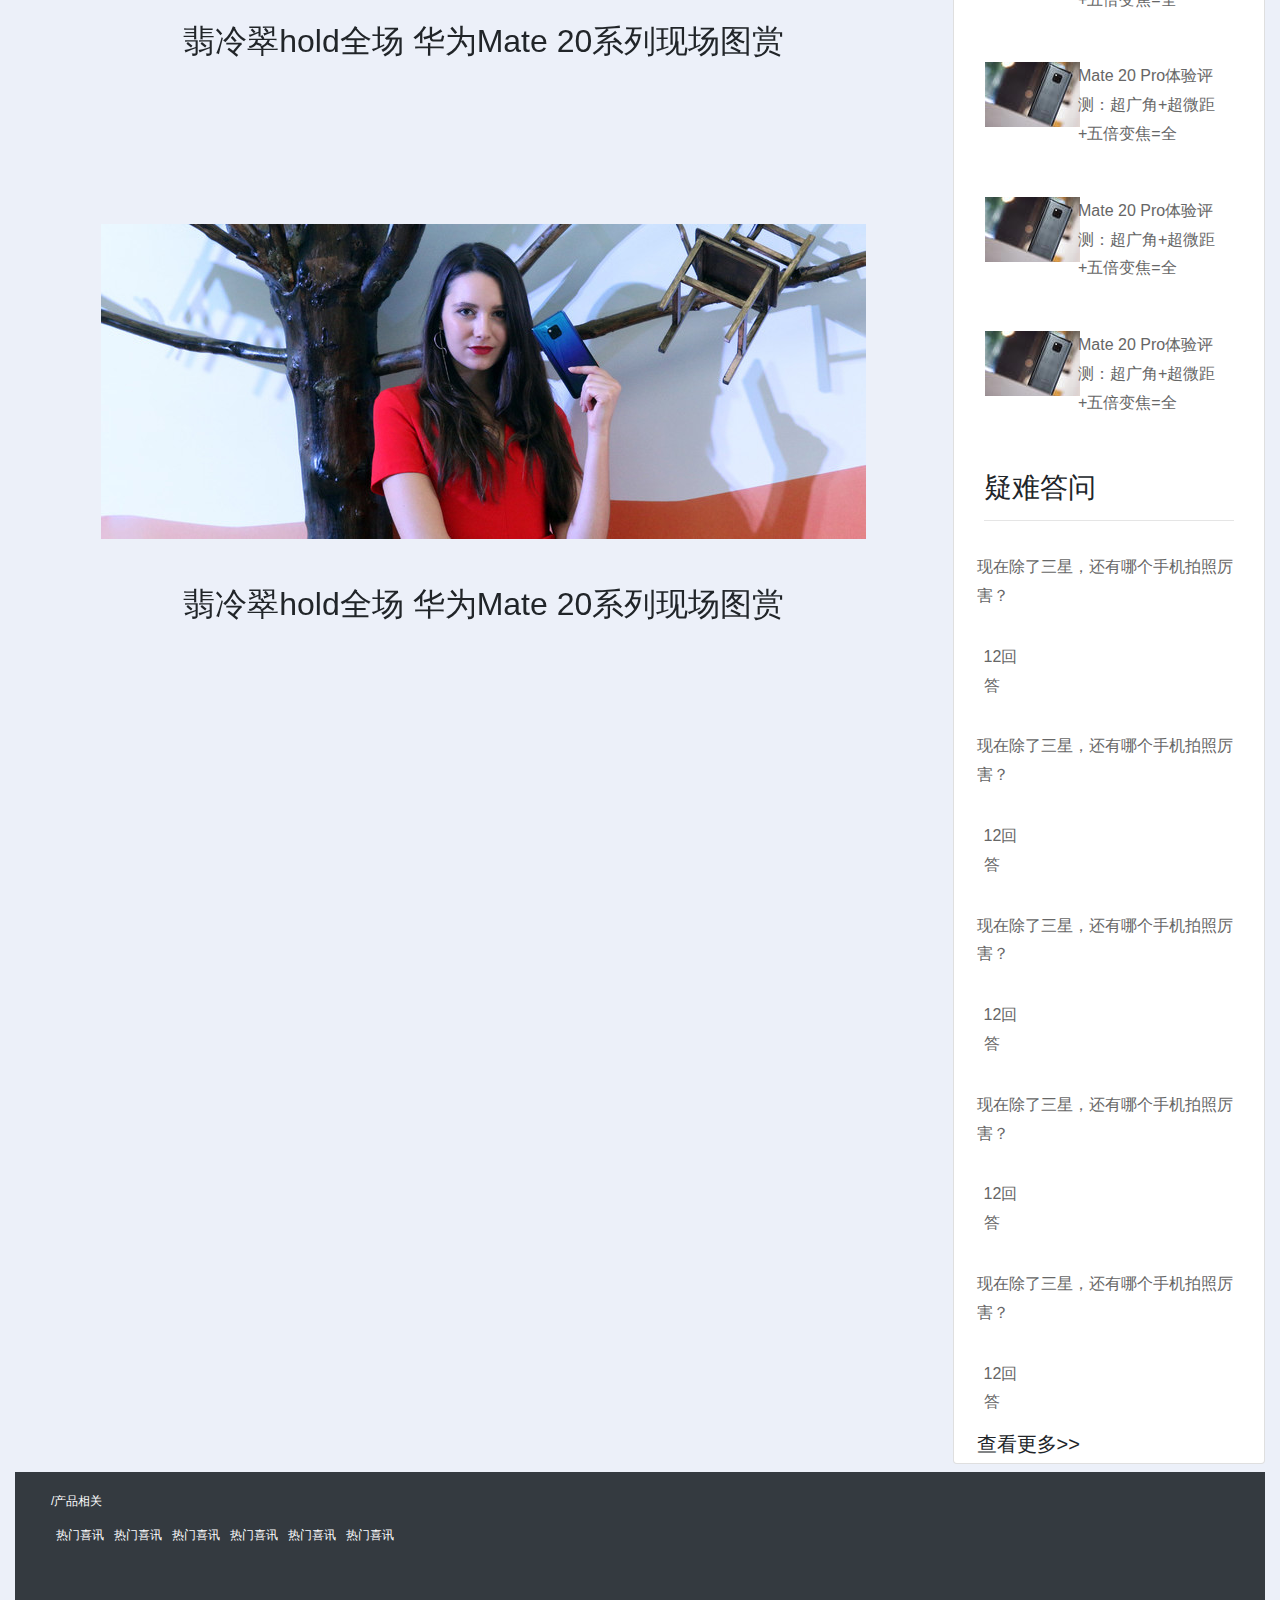
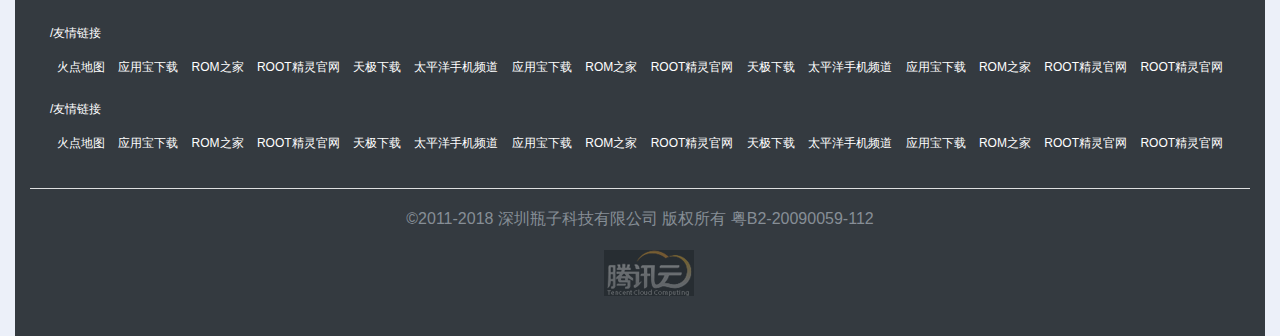
<file: public/test.html>
<!DOCTYPE html>
<html>

	<head>
		<meta charset="utf-8">
		<meta name="viewport" content="width=device-width, initial-scale=1.0, minimum-scale=1.0, maximum-scale=1.0, user-scalable=no">
		<meta http-equiv="X-UA-Compatible" content="IE=edge,chrome=1">
		<meta name="renderer" content="webkit" />
		<meta name="robots" content="index, follow" />
		<title>测评</title>
		<meta name="description" content="" />
		<meta name="keywords" content="" />
		<link rel="stylesheet" href="css/bootstrap.css">
		<link rel="stylesheet" href="css/test.css"/>
		
		<script src="js/vue.js"></script>
		
	</head>

	<body>
		<header class="container" id="header"></header>
			<div class="container">
				<main>
					<!--
                    	描述：轮播(带小图)
                    -->
                    <div class="ag7-main">
						<div class="ag7-bannerslide">
							<ul class="slidebox">
								<li><a href="#" target="_blank"><img alt="iphone xs Max" src="images/big1.jpg" ></a></li>
								<li><a href="#" target="_blank"><img alt="诺基亚X7" src="images/big2.jpg" ></a></li>
								<li><a href="#" target="_blank"><img alt="谷歌Pixel 3XL" src="images/big3.jpg" ></a></li>
								<li><a href="#" target="_blank"><img alt="你弯了吗？" src="images/big4.jpg" ></a></li>
							</ul>
							<div class="slideinfo">
								<div class="slidetitle">
									<h2></h2>
									<h3></h3>
								</div>
								<div class="slidelist">
									<ul>
										<li data-h1="iphone xs Max" data-h2="简单对比体验">
										<img width="50" height="22" src="images/s1.jpg" alt="">
										</li>
										<li data-h1="诺基亚X7" data-h2="美图 M4 智能手机体验视频">
										<img width="50" height="22" src="images/s2.jpg" alt="">
										</li>
										<li data-h1="谷歌Pixel 3XL" data-h2="三星Galaxy S8 edge零售版首发">
										<img width="50" height="22" src="images/s3.jpg" alt="">
										</li>
										<li data-h1="你弯了吗？" data-h2="LG G Flex2上手体验视频">
										<img width="50" height="22" src="images/s4.jpg" alt="">
										</li>
									</ul>
									<span class="mask"></span>
								</div>
							</div>
						</div>
					</div>
					
					<!-具体内容-->
					<div class="row">
						<div class="col-md-12">
								<h2 class="font-weight-bold">全部文章>></h2>
						</div>
					</div>
					<div class="row">
						<div class="col-md-9">
						<figure class="effect-layla text-center mt-5">
							<a href="#">
								<img src="images/detail.jpg" alt="" />
							</a>
							<figcaption>
								<a href="#">
									<h2>翡冷翠hold全场 <span>华为Mate 20系列现场图赏</span></h2>
								</a>
								<p>体验机指纹太多，修图无能，将就看吧……没有小姐姐！</p>
							</figcaption>
						</figure>	
						<figure class="effect-layla text-center mt-5">
							<a href="#">
								<img src="images/detail.jpg" alt="" />
							</a>
							<figcaption>
								<a href="#">
									<h2>翡冷翠hold全场 <span>华为Mate 20系列现场图赏</span></h2>
								</a>
								<p>体验机指纹太多，修图无能，将就看吧……没有小姐姐！</p>
							</figcaption>
						</figure>	
						<figure class="effect-layla text-center mt-5">
							<a href="#">
								<img src="images/detail.jpg" alt="" />
							</a>
							<figcaption>
								<a href="#">
									<h2>翡冷翠hold全场 <span>华为Mate 20系列现场图赏</span></h2>
								</a>
								<p>体验机指纹太多，修图无能，将就看吧……没有小姐姐！</p>
							</figcaption>
						</figure>	
						</div>
						<div class="col-md-3 card mb-2">
							<h4 class="mt-2">手机跑分</h4>
						<hr/>
						<div class="p-3 btn-primary ">
							<a href="#">
								<h4 class="text-center text-white">查看跑分</h4>
							</a>
						</div>
							<div class="row">
							<div class="col-md-3">
								<a href="#"><img src="images/phone1.png" alt="" /></a>
							</div>
							<div class="col-md-9">
								<ul class="list-unstyled text-center mt-5">
									<li>
										<h5>努比亚Z17mini</h5>
									</li>
									<li class="font-weight-bold"><input type="checkbox" />加入对比</li>
								</ul>
							</div>
						</div>
						<hr />
						<div class="row">
							<div class="col-md-3">
								<a href="#"><img src="images/phone1.png" alt="" /></a>
							</div>
							<div class="col-md-9">
								<ul class="list-unstyled text-center mt-5">
									<li>
										<h5>努比亚Z17mini</h5>
									</li>
									<li class="font-weight-bold"><input type="checkbox" />加入对比</li>
								</ul>
							</div>
						</div>
						<hr />
						<div class="row">
							<div class="col-md-3">
								<a href="#"><img src="images/phone1.png" alt="" /></a>
							</div>
							<div class="col-md-9">
								<ul class="list-unstyled text-center mt-5">
									<li>
										<h5>努比亚Z17mini</h5>
									</li>
									<li class="font-weight-bold"><input type="checkbox" />加入对比</li>
								</ul>
							</div>
						</div>
						<hr />
						<div class="row mt-4">
							<div class="col-md-12">
								<h3>热门文章</h3>
								<hr />
							</div>
						</div>
						<div class="row">
							<div class="col-md-4 p-3">
								<a href="#" class="mt-3">
									<img src="images/article.jpg" alt="" />
								</a>
							</div>
							<div class="col-md-8 p-3">
								<p class="text-dark ">
									<a href="#">Mate 20 Pro体验评测：超广角+超微距+五倍变焦=全</a>
								</p>
							</div>
						</div>
						<div class="row">
							<div class="col-md-4 p-3">
								<a href="#" class="mt-3">
									<img src="images/article.jpg" alt="" />
								</a>
							</div>
							<div class="col-md-8 p-3">
								<p class="text-dark">
									<a href="#">Mate 20 Pro体验评测：超广角+超微距+五倍变焦=全</a>
								</p>
							</div>
						</div>
						<div class="row">
							<div class="col-md-4 p-3">
								<a href="#" class="mt-3">
									<img src="images/article.jpg" alt="" />
								</a>
							</div>
							<div class="col-md-8 p-3">
								<p class="text-dark">
									<a href="#">Mate 20 Pro体验评测：超广角+超微距+五倍变焦=全</a>
								</p>
							</div>
						</div>
						<div class="row">
							<div class="col-md-4 p-3">
								<a href="#" class="mt-3">
									<img src="images/article.jpg" alt="" />
								</a>
							</div>
							<div class="col-md-8 p-3">
								<p class="text-dark">
									<a href="#">Mate 20 Pro体验评测：超广角+超微距+五倍变焦=全</a>
								</p>
							</div>
						</div>
						<div class="row">
							<div class="col-md-4 p-3">
								<a href="#" class="mt-3">
									<img src="images/article.jpg" alt="" />
								</a>
							</div>
							<div class="col-md-8 p-3">
								<p class="text-dark">
									<a href="#">Mate 20 Pro体验评测：超广角+超微距+五倍变焦=全</a>
								</p>
							</div>
						</div>
						<div class="row mt-4">
							<div class="col-md-12">
								<h3>疑难答问</h3>
								<hr />
							</div>
						</div>
						<div class="row">
							<div class="col=md-9 mt-3 pl-2">
								<p><a href="#">现在除了三星，还有哪个手机拍照厉害？</a></p>
							</div>
							<div class="col-md-3 mt-3">
								<p><a href="#">12回答</a></p>
							</div>
						</div>
						<div class="row">
							<div class="col=md-9 mt-3 pl-2">
								<p><a href="#">现在除了三星，还有哪个手机拍照厉害？</a></p>
							</div>
							<div class="col-md-3 mt-3">
								<p><a href="#">12回答</a></p>
							</div>
						</div>
						<div class="row">
							<div class="col=md-9 mt-3 pl-2">
								<p><a href="#">现在除了三星，还有哪个手机拍照厉害？</a></p>
							</div>
							<div class="col-md-3 mt-3">
								<p><a href="#">12回答</a></p>
							</div>
						</div>
						<div class="row">
							<div class="col=md-9 mt-3 pl-2">
								<p><a href="#">现在除了三星，还有哪个手机拍照厉害？</a></p>
							</div>
							<div class="col-md-3 mt-3">
								<p><a href="#">12回答</a></p>
							</div>
						</div>
					<div class="row">
							<div class="col=md-9 mt-3 pl-2">
								<p><a href="#">现在除了三星，还有哪个手机拍照厉害？</a></p>
							</div>
							<div class="col-md-3 mt-3">
								<p><a href="#">12回答</a></p>
							</div>
						</div>
						<div class="ml-2">
							<a href="#"><h5>查看更多>></h5></a>
						</div>
						</div>
					</div>
				</main>
		<footer id="footer" class="container"></footer>
		</div>
		<script src="js/jquery-3.1.1.min.js"></script>
		<script src="js/jquery.easing.min.js"></script>
		<script src="js/test.js" type="text/javascript" charset="utf-8"></script>
		<script src="js/header.js"></script>
		<script src="js/footer.js"></script>
	</body>

</html>
</file>
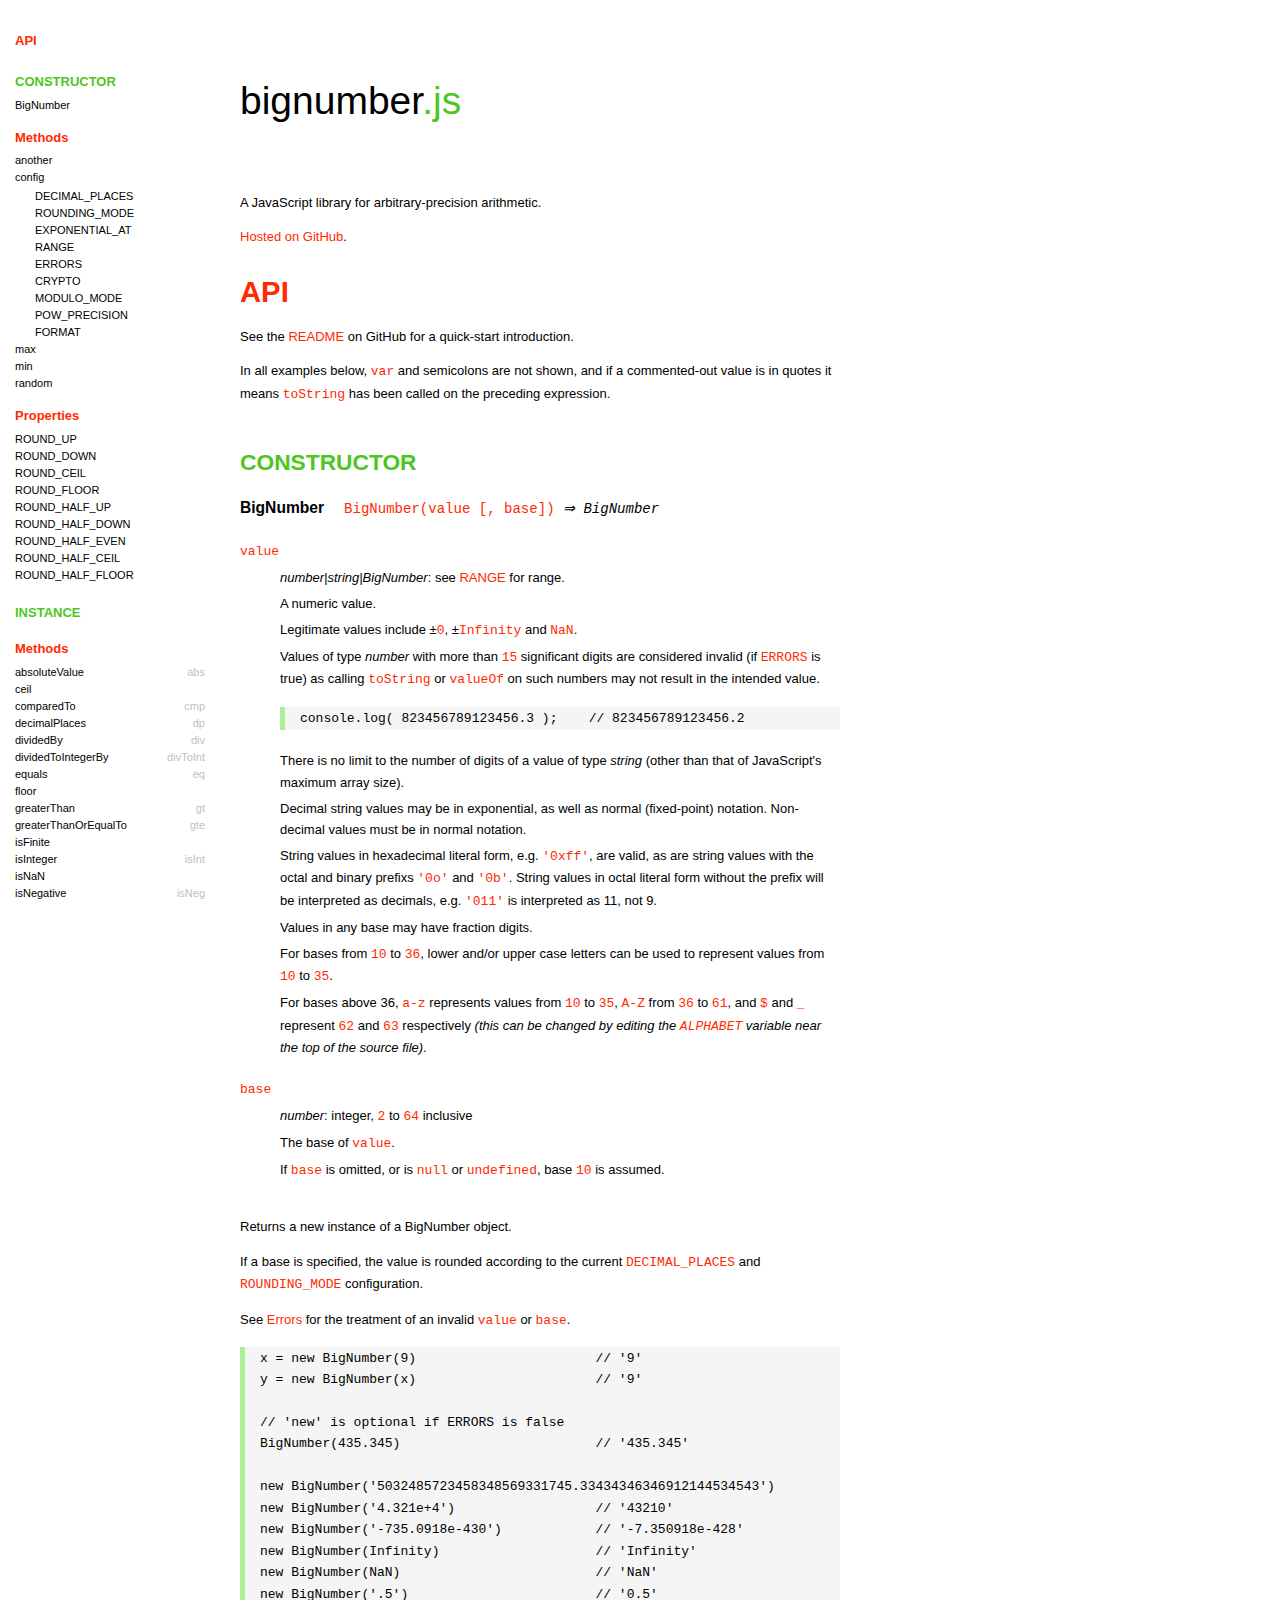
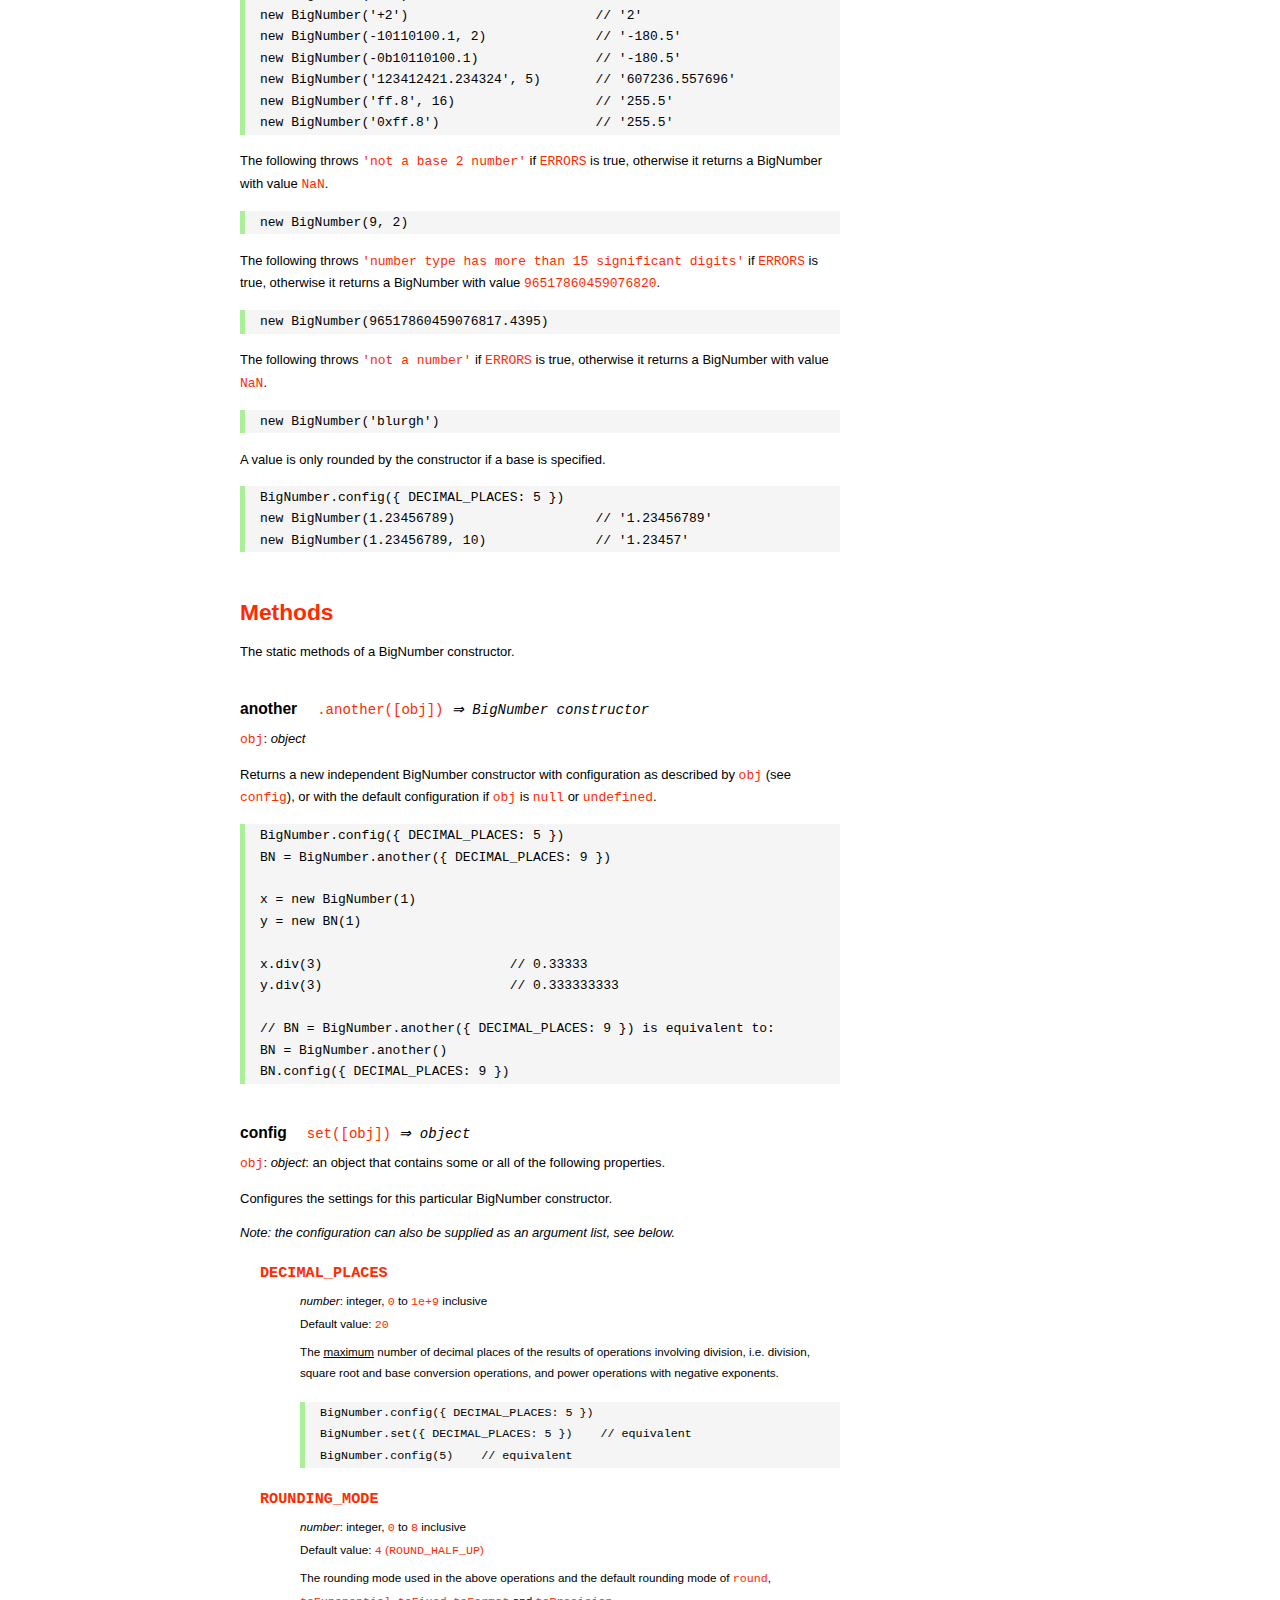
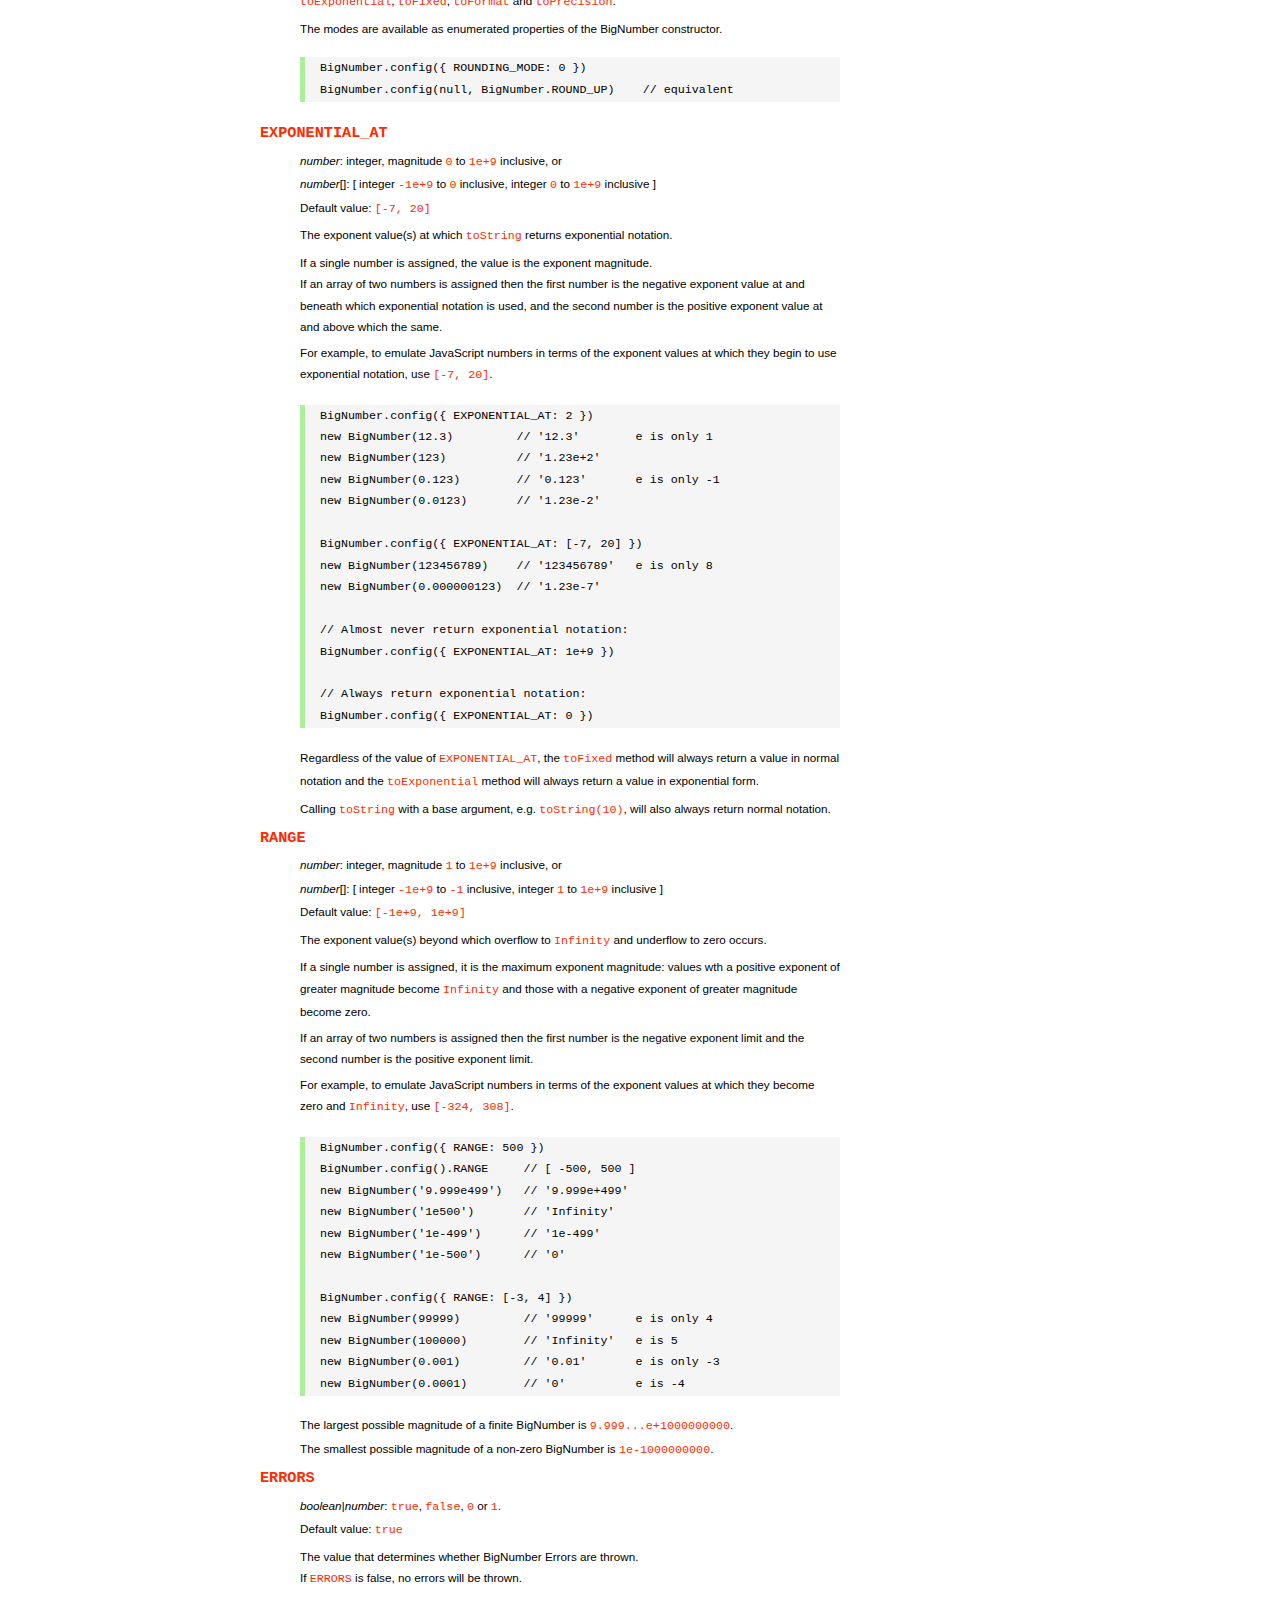
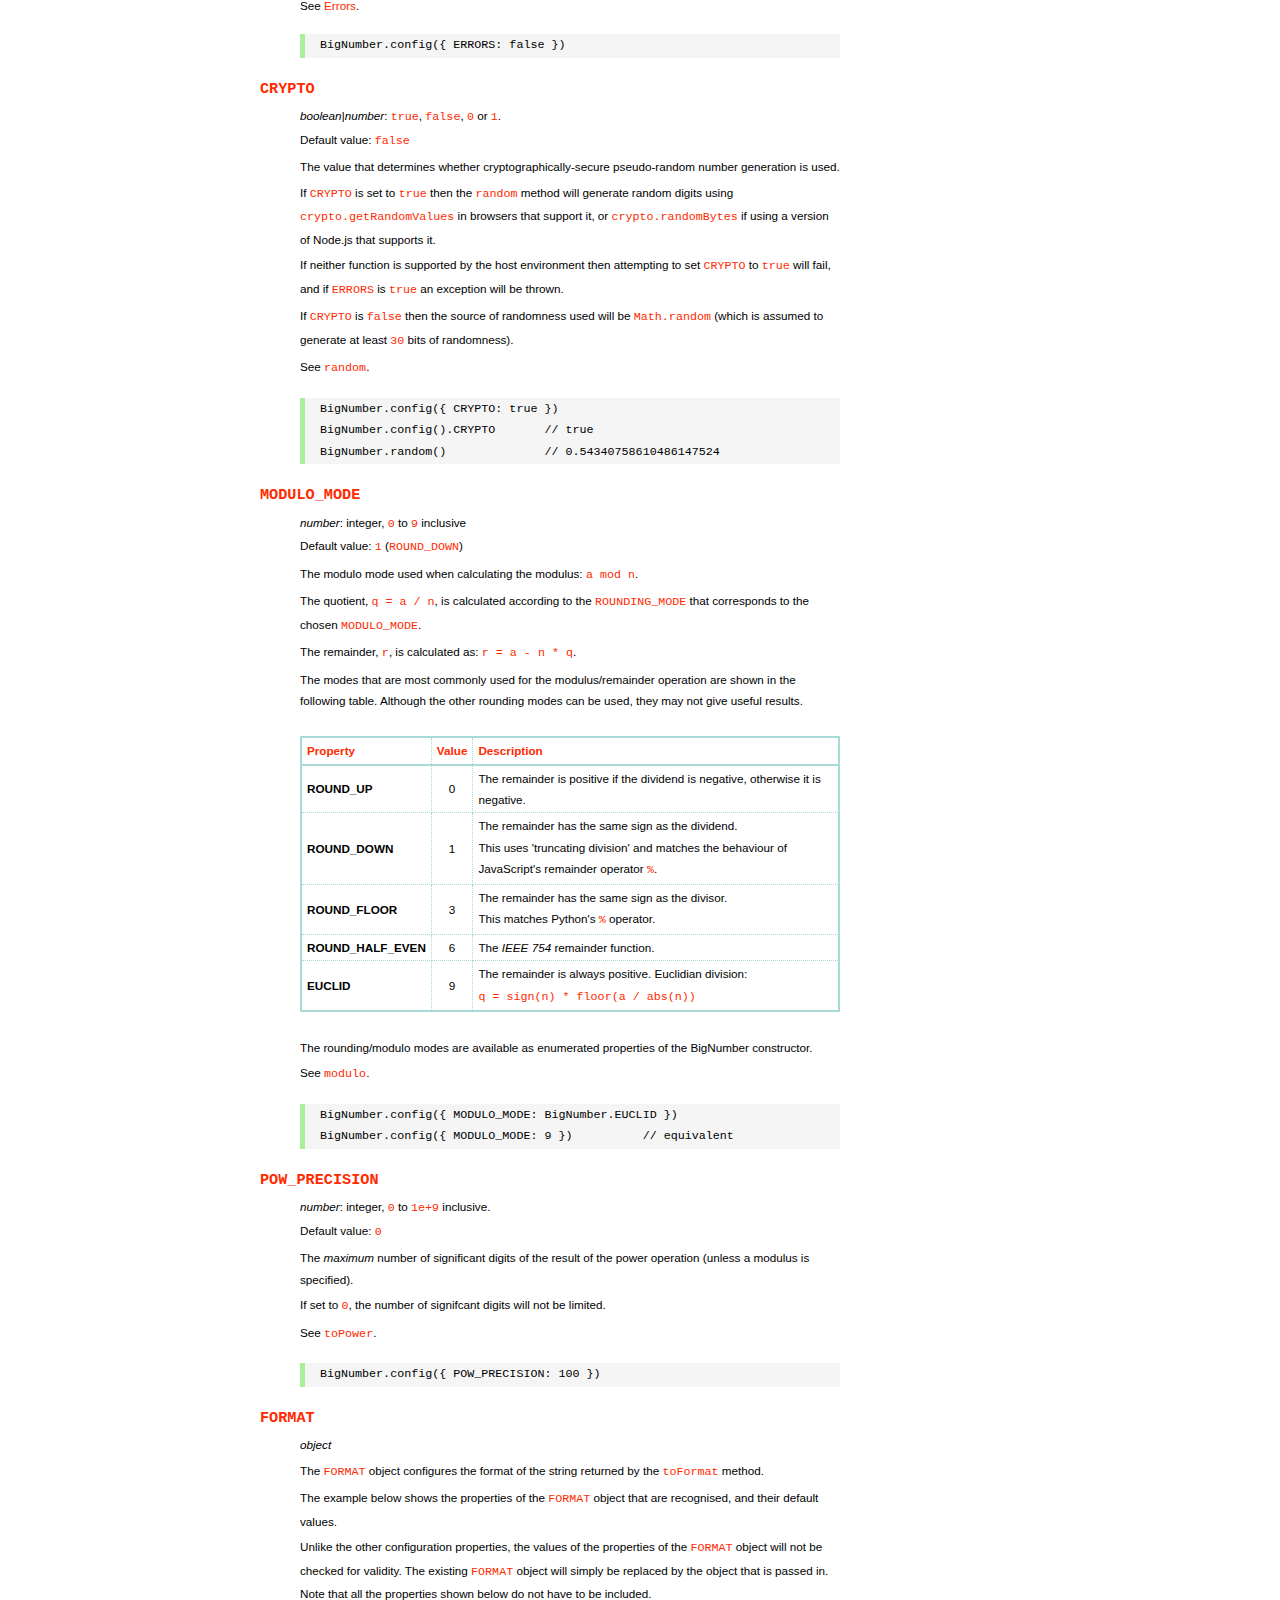
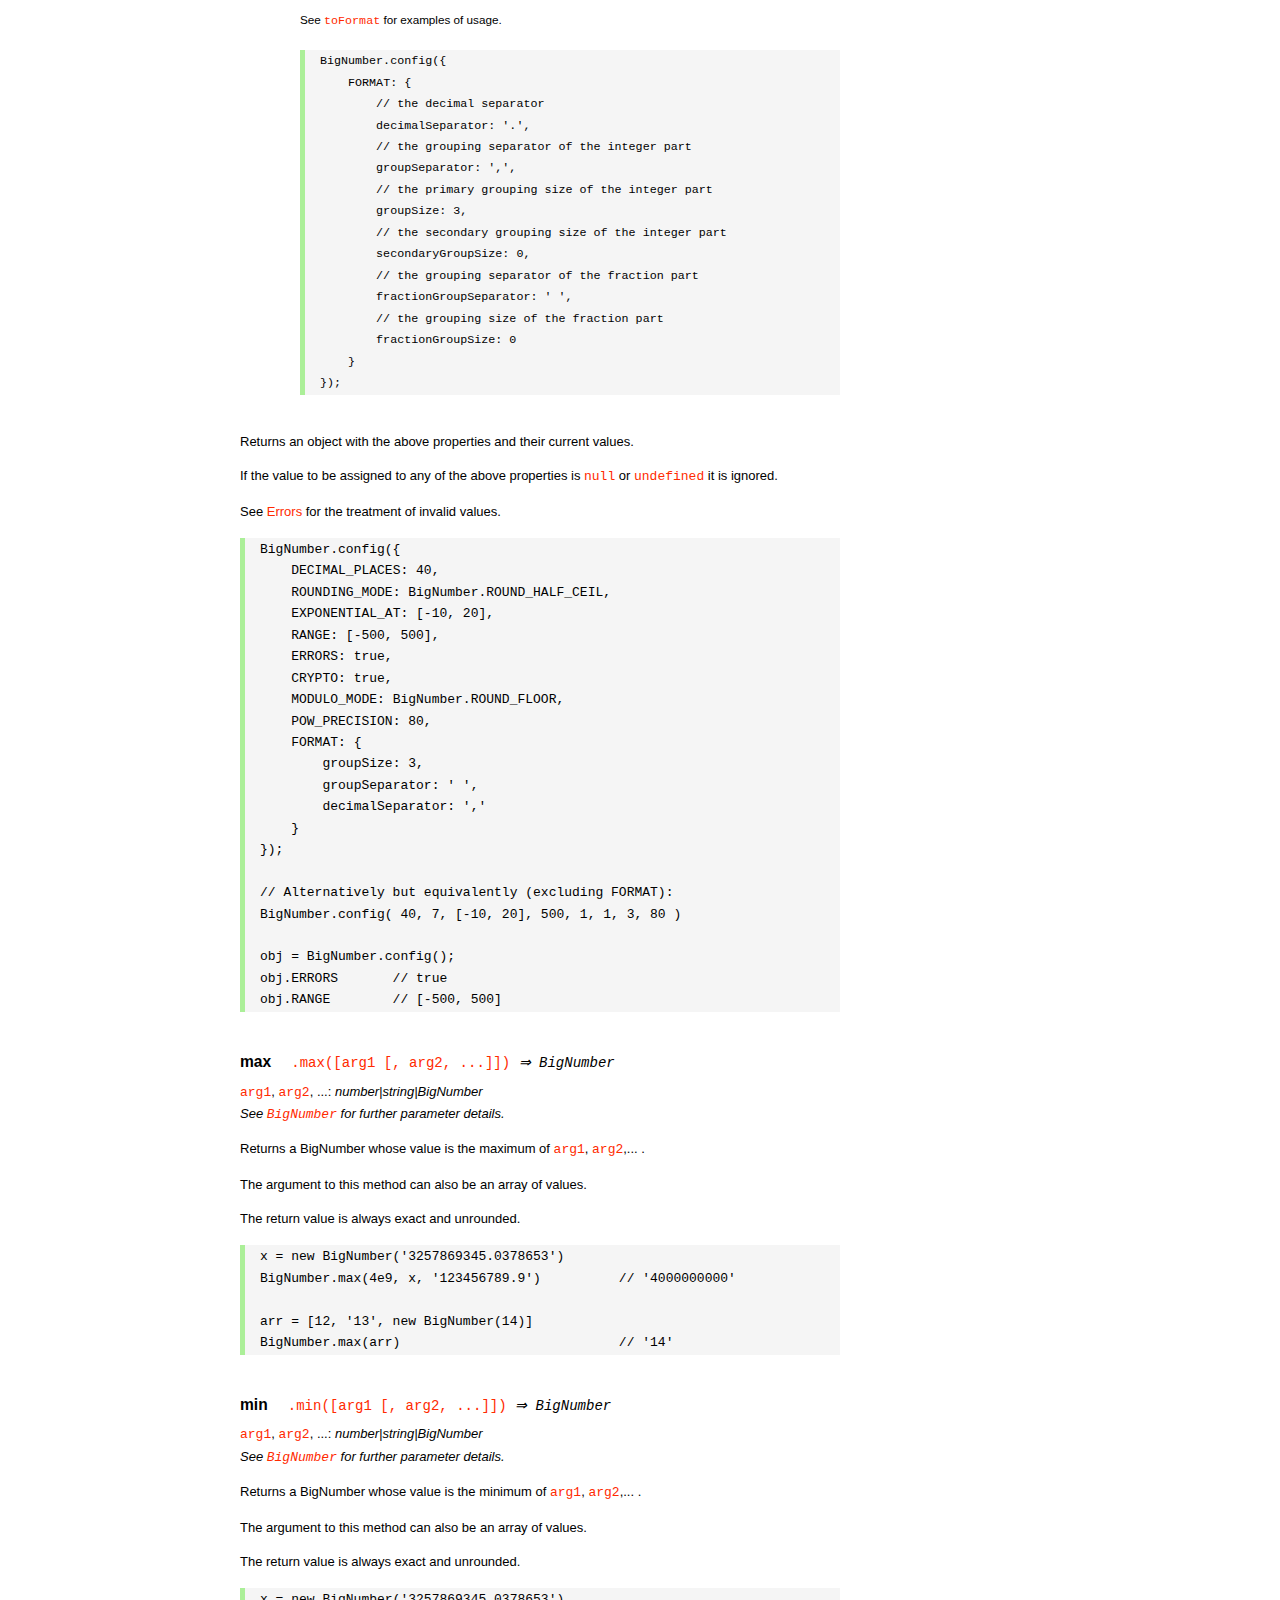
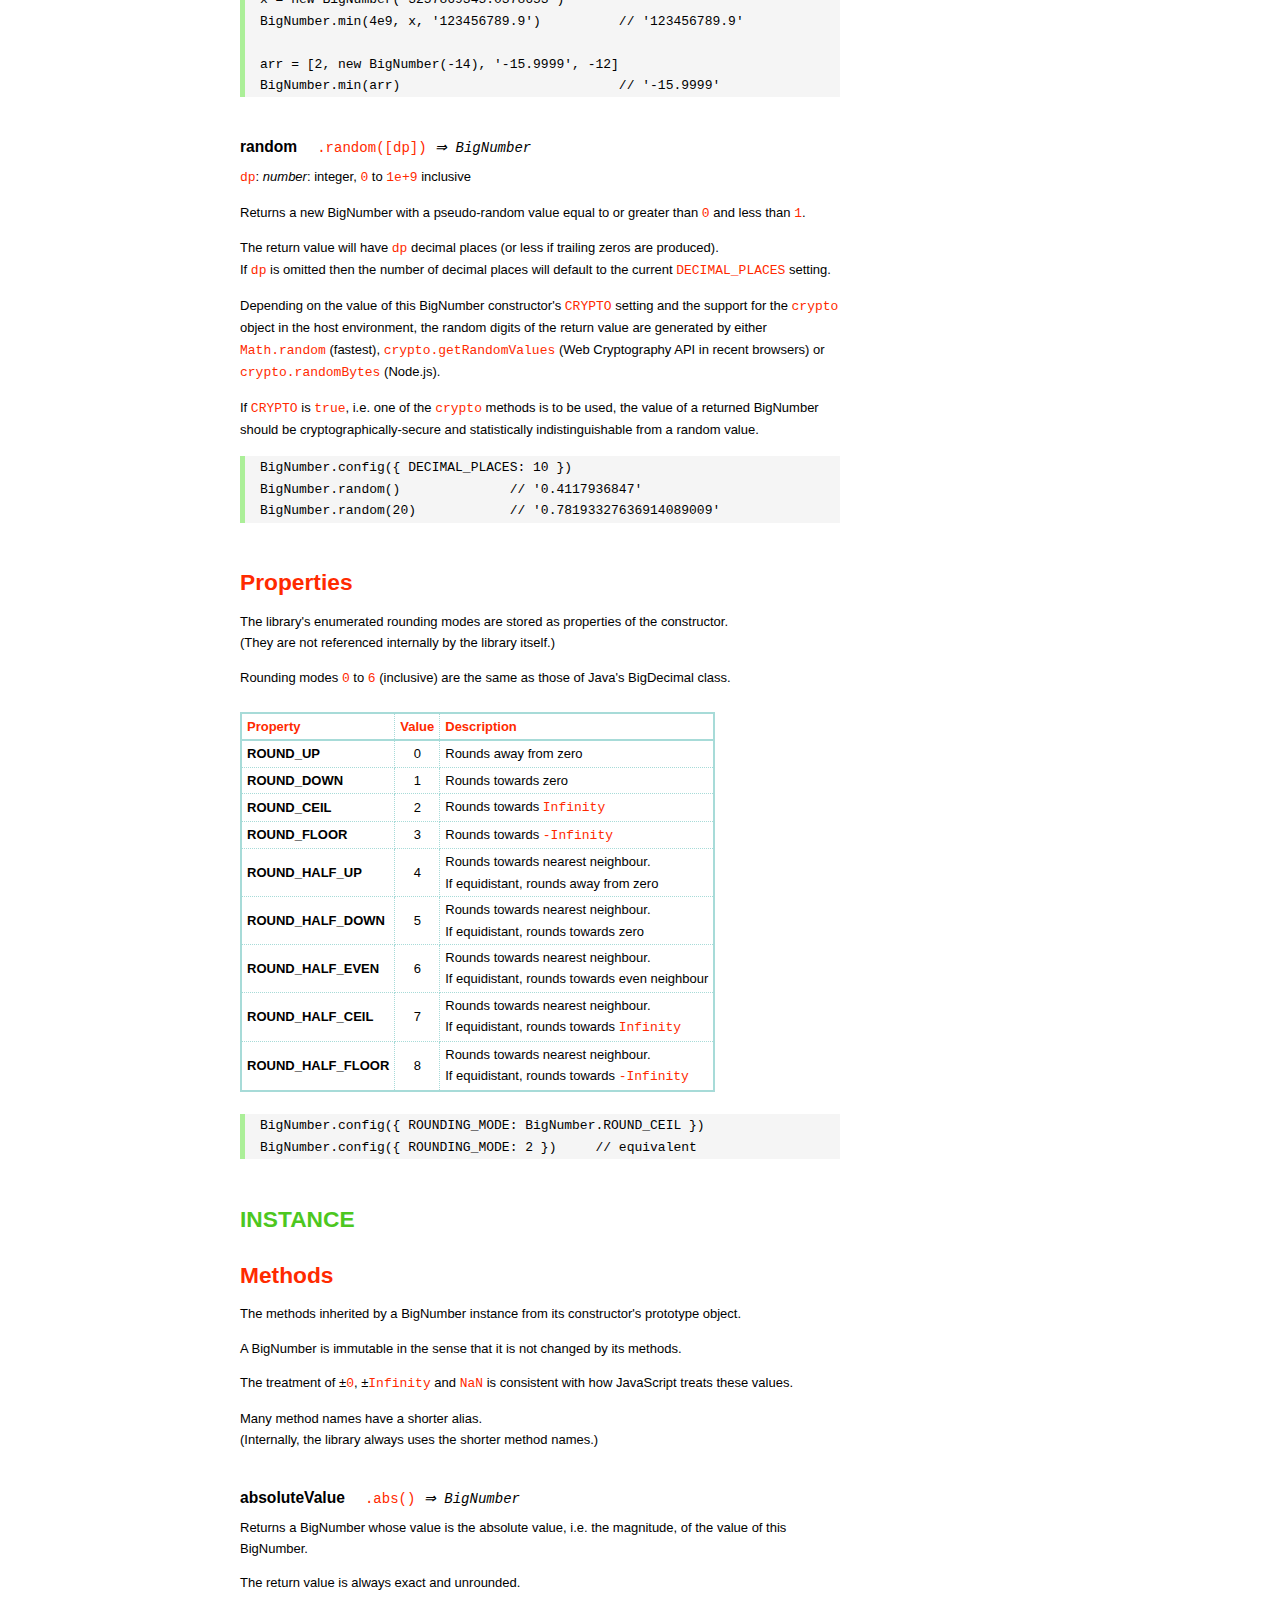
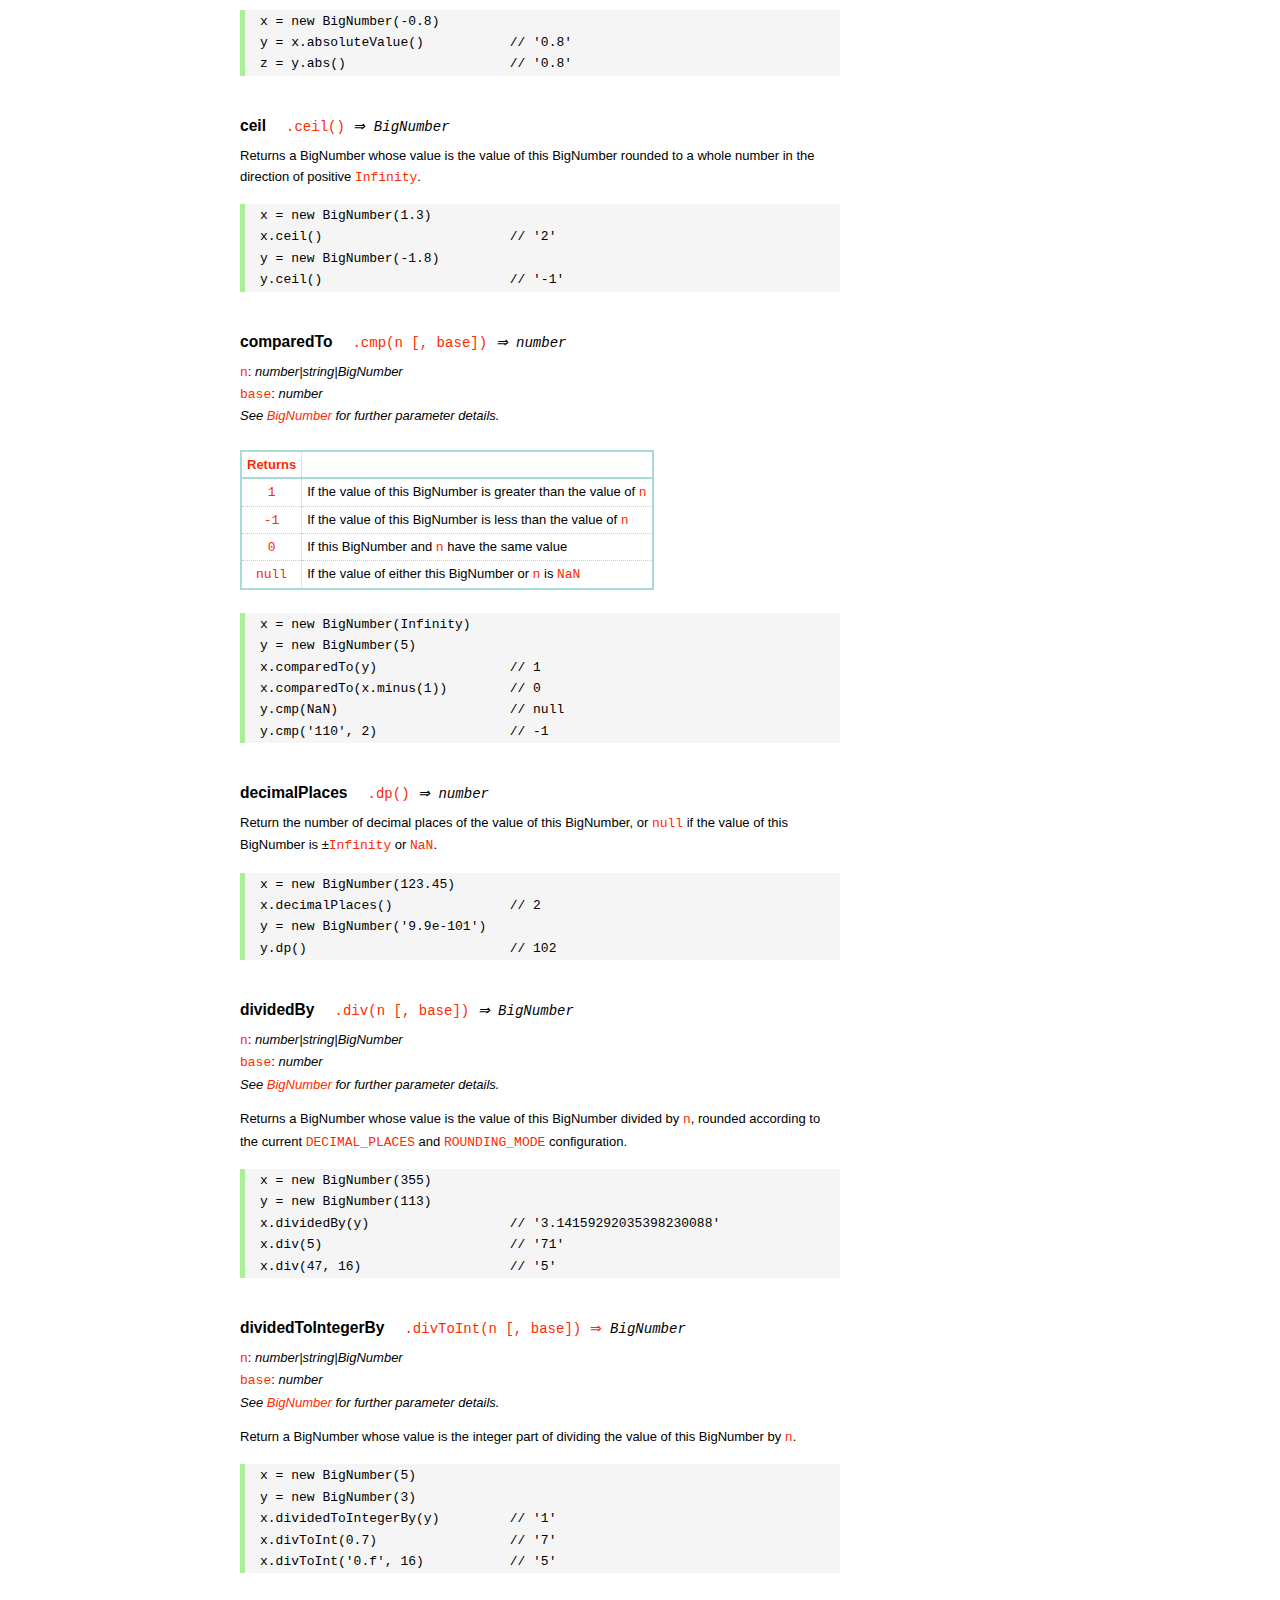
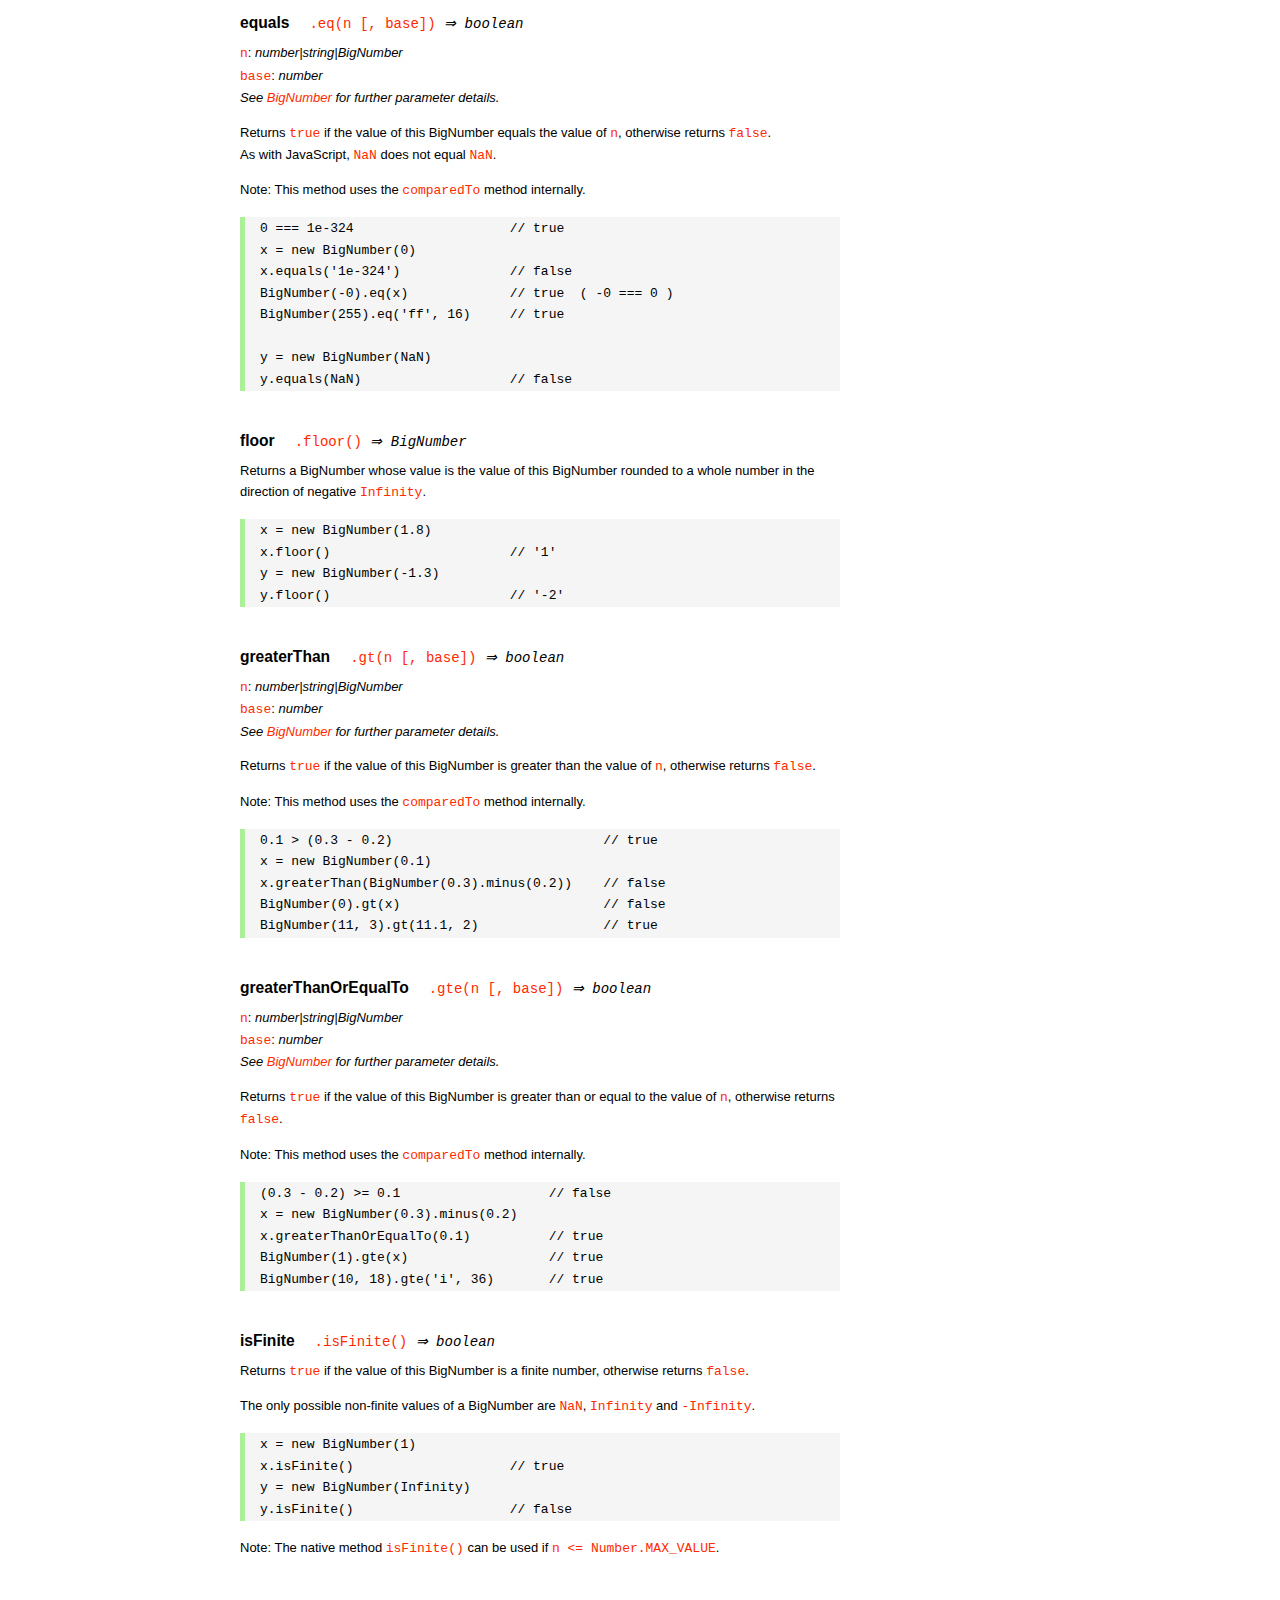
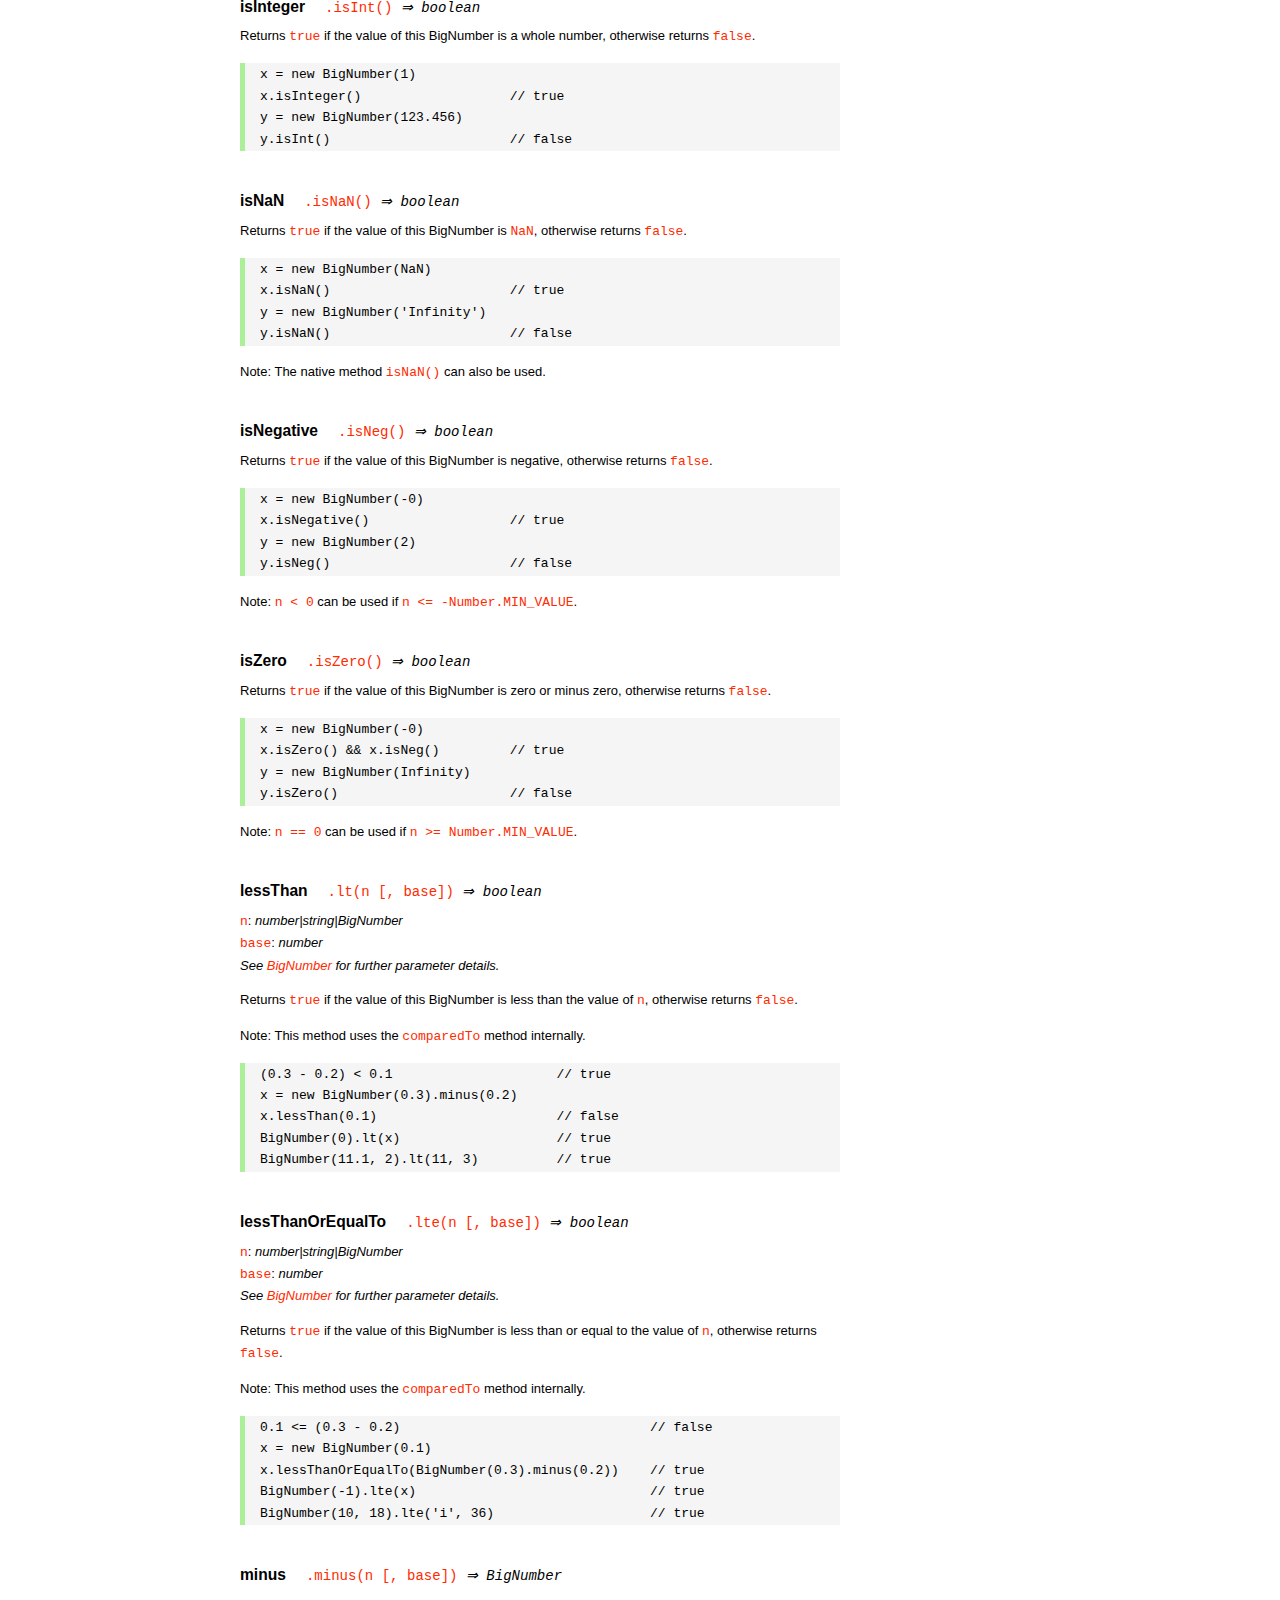
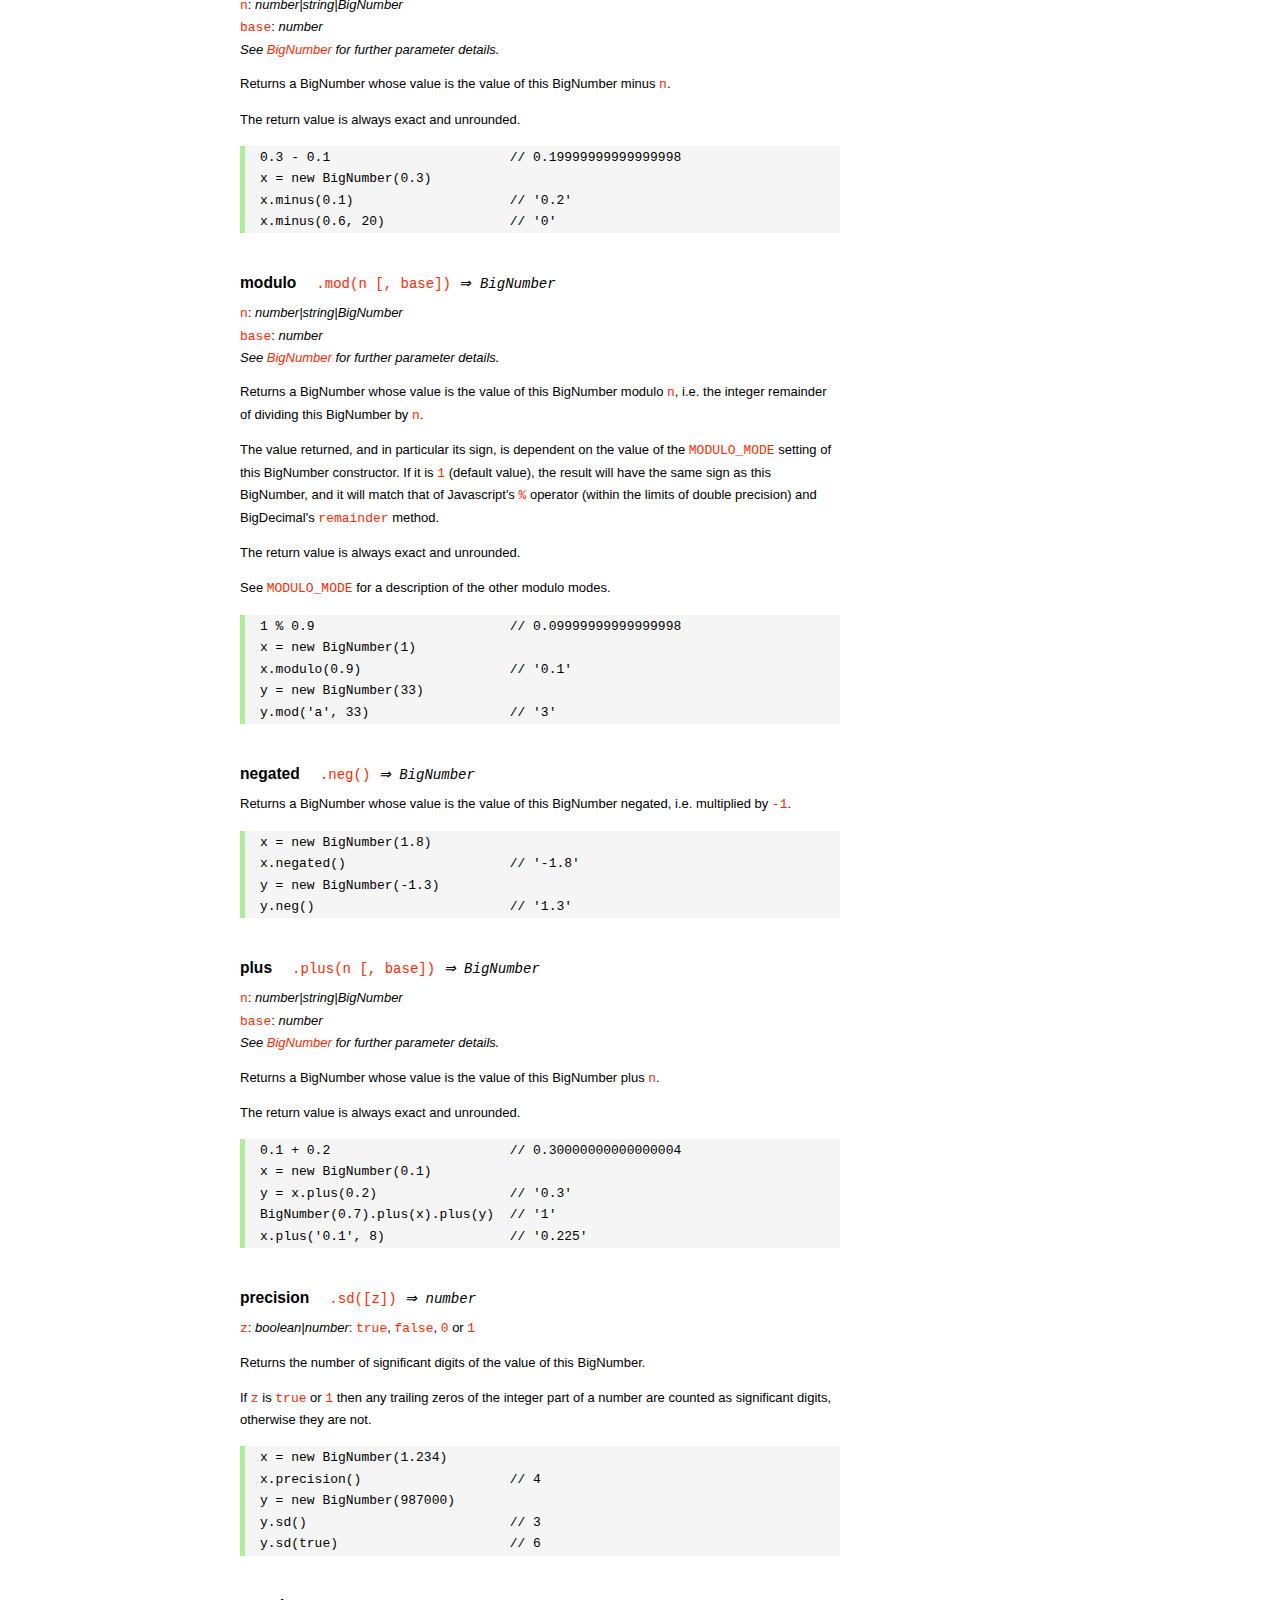
<file: node_modules/mysql/node_modules/bignumber.js/doc/API.html>
<!DOCTYPE HTML>
<html>
<head>
<meta charset="utf-8">
<meta http-equiv="X-UA-Compatible" content="IE=edge">
<meta name="Author" content="M Mclaughlin">
<title>bignumber.js API</title>
<style>
html{font-size:100%}
body{background:#fff;font-family:"Helvetica Neue",Helvetica,Arial,sans-serif;font-size:13px;
  line-height:1.65em;min-height:100%;margin:0}
body,i{color:#000}
.nav{background:#fff;position:fixed;top:0;bottom:0;left:0;width:200px;overflow-y:auto;
  padding:15px 0 30px 15px}
div.container{width:600px;margin:50px 0 50px 240px}
p{margin:0 0 1em;width:600px}
pre,ul{margin:1em 0}
h1,h2,h3,h4,h5{margin:0;padding:1.5em 0 0}
h1,h2{padding:.75em 0}
h1{font:400 3em Verdana,sans-serif;color:#000;margin-bottom:1em}
h2{font-size:2.25em;color:#ff2a00}
h3{font-size:1.75em;color:#4dc71f}
h4{font-size:1.75em;color:#ff2a00;padding-bottom:.75em}
h5{font-size:1.2em;margin-bottom:.4em}
h6{font-size:1.1em;margin-bottom:0.8em;padding:0.5em 0}
dd{padding-top:.35em}
dt{padding-top:.5em}
b{font-weight:700}
dt b{font-size:1.3em}
a,a:visited{color:#ff2a00;text-decoration:none}
a:active,a:hover{outline:0;text-decoration:underline}
.nav a,.nav b,.nav a:visited{display:block;color:#ff2a00;font-weight:700; margin-top:15px}
.nav b{color:#4dc71f;margin-top:20px;cursor:default;width:auto}
ul{list-style-type:none;padding:0 0 0 20px}
.nav ul{line-height:14px;padding-left:0;margin:5px 0 0}
.nav ul a,.nav ul a:visited,span{display:inline;color:#000;font-family:Verdana,Geneva,sans-serif;
  font-size:11px;font-weight:400;margin:0}
.inset,ul.inset{margin-left:20px}
.inset{font-size:.9em}
.nav li{width:auto;margin:0 0 3px}
.alias{font-style:italic;margin-left:20px}
table{border-collapse:collapse;border-spacing:0;border:2px solid #a7dbd8;margin:1.75em 0;padding:0}
td,th{text-align:left;margin:0;padding:2px 5px;border:1px dotted #a7dbd8}
th{border-top:2px solid #a7dbd8;border-bottom:2px solid #a7dbd8;color:#ff2a00}
code,pre{font-family:Consolas, monaco, monospace;font-weight:400}
pre{background:#f5f5f5;white-space:pre-wrap;word-wrap:break-word;border-left:5px solid #abef98;
  padding:1px 0 1px 15px;margin:1.2em 0}
code,.nav-title{color:#ff2a00}
.end{margin-bottom:25px}
.centre{text-align:center}
.error-table{font-size:13px;width:100%}
#faq{margin:3em 0 0}
li span{float:right;margin-right:10px;color:#c0c0c0}
#js{font:inherit;color:#4dc71f}
</style>
</head>
<body>

  <div class="nav">

    <a class='nav-title' href="#">API</a>

    <b> CONSTRUCTOR </b>
    <ul>
      <li><a href="#bignumber">BigNumber</a></li>
    </ul>

    <a href="#methods">Methods</a>
    <ul>
      <li><a href="#another">another</a></li>
      <li><a href="#config" >config</a></li>
      <li>
        <ul class="inset">
          <li><a href="#decimal-places">DECIMAL_PLACES</a></li>
          <li><a href="#rounding-mode" >ROUNDING_MODE</a></li>
          <li><a href="#exponential-at">EXPONENTIAL_AT</a></li>
          <li><a href="#range"         >RANGE</a></li>
          <li><a href="#errors"        >ERRORS</a></li>
          <li><a href="#crypto"        >CRYPTO</a></li>
          <li><a href="#modulo-mode"   >MODULO_MODE</a></li>
          <li><a href="#pow-precision" >POW_PRECISION</a></li>
          <li><a href="#format"        >FORMAT</a></li>
        </ul>
      </li>
      <li><a href="#max"   >max</a></li>
      <li><a href="#min"   >min</a></li>
      <li><a href="#random">random</a></li>
    </ul>

    <a href="#constructor-properties">Properties</a>
    <ul>
      <li><a href="#round-up"        >ROUND_UP</a></li>
      <li><a href="#round-down"      >ROUND_DOWN</a></li>
      <li><a href="#round-ceil"      >ROUND_CEIL</a></li>
      <li><a href="#round-floor"     >ROUND_FLOOR</a></li>
      <li><a href="#round-half-up"   >ROUND_HALF_UP</a></li>
      <li><a href="#round-half-down" >ROUND_HALF_DOWN</a></li>
      <li><a href="#round-half-even" >ROUND_HALF_EVEN</a></li>
      <li><a href="#round-half-ceil" >ROUND_HALF_CEIL</a></li>
      <li><a href="#round-half-floor">ROUND_HALF_FLOOR</a></li>
    </ul>

    <b> INSTANCE </b>

    <a href="#prototype-methods">Methods</a>
    <ul>
      <li><a href="#abs"    >absoluteValue       </a><span>abs</span>     </li>
      <li><a href="#ceil"   >ceil                </a>                     </li>
      <li><a href="#cmp"    >comparedTo          </a><span>cmp</span>     </li>
      <li><a href="#dp"     >decimalPlaces       </a><span>dp</span>      </li>
      <li><a href="#div"    >dividedBy           </a><span>div</span>     </li>
      <li><a href="#divInt" >dividedToIntegerBy  </a><span>divToInt</span></li>
      <li><a href="#eq"     >equals              </a><span>eq</span>      </li>
      <li><a href="#floor"  >floor               </a>                     </li>
      <li><a href="#gt"     >greaterThan         </a><span>gt</span>      </li>
      <li><a href="#gte"    >greaterThanOrEqualTo</a><span>gte</span>     </li>
      <li><a href="#isF"    >isFinite            </a>                     </li>
      <li><a href="#isInt"  >isInteger           </a><span>isInt</span>   </li>
      <li><a href="#isNaN"  >isNaN               </a>                     </li>
      <li><a href="#isNeg"  >isNegative          </a><span>isNeg</span>   </li>
      <li><a href="#isZ"    >isZero              </a>                     </li>
      <li><a href="#lt"     >lessThan            </a><span>lt</span>      </li>
      <li><a href="#lte"    >lessThanOrEqualTo   </a><span>lte</span>     </li>
      <li><a href="#minus"  >minus               </a><span>sub</span>     </li>
      <li><a href="#mod"    >modulo              </a><span>mod</span>     </li>
      <li><a href="#neg"    >negated             </a><span>neg</span>     </li>
      <li><a href="#plus"   >plus                </a><span>add</span>     </li>
      <li><a href="#sd"     >precision           </a><span>sd</span>      </li>
      <li><a href="#round"  >round               </a>                     </li>
      <li><a href="#shift"  >shift               </a>                     </li>
      <li><a href="#sqrt"   >squareRoot          </a><span>sqrt</span>    </li>
      <li><a href="#times"  >times               </a><span>mul</span>     </li>
      <li><a href="#toD"    >toDigits            </a>                     </li>
      <li><a href="#toE"    >toExponential       </a>                     </li>
      <li><a href="#toFix"  >toFixed             </a>                     </li>
      <li><a href="#toFor"  >toFormat            </a>                     </li>
      <li><a href="#toFr"   >toFraction          </a>                     </li>
      <li><a href="#toJSON" >toJSON              </a>                     </li>
      <li><a href="#toN"    >toNumber            </a>                     </li>
      <li><a href="#pow"    >toPower             </a><span>pow</span>     </li>
      <li><a href="#toP"    >toPrecision         </a>                     </li>
      <li><a href="#toS"    >toString            </a>                     </li>
      <li><a href="#trunc"  >truncated           </a><span>trunc</span>   </li>
      <li><a href="#valueOf">valueOf             </a>                     </li>
    </ul>

    <a href="#instance-properties">Properties</a>
    <ul>
      <li><a href="#coefficient">c: coefficient</a></li>
      <li><a href="#exponent"   >e: exponent</a></li>
      <li><a href="#sign"       >s: sign</a></li>
      <li><a href="#isbig"      >isBigNumber</a></li>
    </ul>

    <a href="#zero-nan-infinity">Zero, NaN &amp; Infinity</a>
    <a href="#Errors">Errors</a>
    <a class='end' href="#faq">FAQ</a>

  </div>

  <div class="container">

    <h1>bignumber<span id='js'>.js</span></h1>

    <p>A JavaScript library for arbitrary-precision arithmetic.</p>
    <p><a href="https://github.com/MikeMcl/bignumber.js">Hosted on GitHub</a>. </p>

    <h2>API</h2>

    <p>
      See the <a href='https://github.com/MikeMcl/bignumber.js'>README</a> on GitHub for a
      quick-start introduction.
    </p>
    <p>
      In all examples below, <code>var</code> and semicolons are not shown, and if a commented-out
      value is in quotes it means <code>toString</code> has been called on the preceding expression.
    </p>


    <h3>CONSTRUCTOR</h3>

    <h5 id="bignumber">
      BigNumber<code class='inset'>BigNumber(value [, base]) <i>&rArr; BigNumber</i></code>
    </h5>
    <dl>
      <dt><code>value</code></dt>
      <dd>
        <i>number|string|BigNumber</i>: see <a href='#range'>RANGE</a> for
        range.
      </dd>
      <dd>
        A numeric value.
      </dd>
      <dd>
        Legitimate values include &plusmn;<code>0</code>, &plusmn;<code>Infinity</code> and
        <code>NaN</code>.
      </dd>
      <dd>
        Values of type <em>number</em> with more than <code>15</code> significant digits are
        considered invalid (if <a href='#errors'><code>ERRORS</code></a> is true) as calling
        <code><a href='#toS'>toString</a></code> or <code><a href='#valueOf'>valueOf</a></code> on
        such numbers may not result in the intended value.
        <pre>console.log( 823456789123456.3 );    // 823456789123456.2</pre>
      </dd>
      <dd>
        There is no limit to the number of digits of a value of type <em>string</em> (other than
        that of JavaScript's maximum array size).
      </dd>
      <dd>
        Decimal string values may be in exponential, as well as normal (fixed-point) notation.
        Non-decimal values must be in normal notation.
      </dd>
      <dd>
        String values in hexadecimal literal form, e.g. <code>'0xff'</code>, are valid, as are
        string values with the octal and binary prefixs <code>'0o'</code> and <code>'0b'</code>.
        String values in octal literal form without the prefix will be interpreted as
        decimals, e.g. <code>'011'</code> is interpreted as 11, not 9.
      </dd>
      <dd>Values in any base may have fraction digits.</dd>
      <dd>
        For bases from <code>10</code> to <code>36</code>, lower and/or upper case letters can be
        used to represent values from <code>10</code> to <code>35</code>.
      </dd>
      <dd>
        For bases above 36, <code>a-z</code> represents values from <code>10</code> to
        <code>35</code>, <code>A-Z</code> from <code>36</code> to <code>61</code>, and
        <code>$</code> and <code>_</code> represent <code>62</code> and <code>63</code> respectively
        <i>(this can be changed by editing the <code>ALPHABET</code> variable near the top of the
        source file)</i>.
      </dd>
    </dl>
    <dl>
      <dt><code>base</code></dt>
      <dd>
        <i>number</i>: integer, <code>2</code> to <code>64</code> inclusive
      </dd>
      <dd>The base of <code>value</code>.</dd>
      <dd>
        If <code>base</code> is omitted, or is <code>null</code> or <code>undefined</code>, base
        <code>10</code> is assumed.
      </dd>
    </dl>
    <br />
    <p>Returns a new instance of a BigNumber object.</p>
    <p>
      If a base is specified, the value is rounded according to
      the current <a href='#decimal-places'><code>DECIMAL_PLACES</code></a> and
      <a href='#rounding-mode'><code>ROUNDING_MODE</code></a> configuration.
    </p>
    <p>
      See <a href='#Errors'>Errors</a> for the treatment of an invalid <code>value</code> or
      <code>base</code>.
    </p>
    <pre>
x = new BigNumber(9)                       // '9'
y = new BigNumber(x)                       // '9'

// 'new' is optional if ERRORS is false
BigNumber(435.345)                         // '435.345'

new BigNumber('5032485723458348569331745.33434346346912144534543')
new BigNumber('4.321e+4')                  // '43210'
new BigNumber('-735.0918e-430')            // '-7.350918e-428'
new BigNumber(Infinity)                    // 'Infinity'
new BigNumber(NaN)                         // 'NaN'
new BigNumber('.5')                        // '0.5'
new BigNumber('+2')                        // '2'
new BigNumber(-10110100.1, 2)              // '-180.5'
new BigNumber(-0b10110100.1)               // '-180.5'
new BigNumber('123412421.234324', 5)       // '607236.557696'
new BigNumber('ff.8', 16)                  // '255.5'
new BigNumber('0xff.8')                    // '255.5'</pre>
    <p>
      The following throws <code>'not a base 2 number'</code> if
      <a href='#errors'><code>ERRORS</code></a> is true, otherwise it returns a BigNumber with value
      <code>NaN</code>.
    </p>
    <pre>new BigNumber(9, 2)</pre>
    <p>
      The following throws <code>'number type has more than 15 significant digits'</code> if
      <a href='#errors'><code>ERRORS</code></a> is true, otherwise it returns a BigNumber with value
      <code>96517860459076820</code>.
    </p>
    <pre>new BigNumber(96517860459076817.4395)</pre>
    <p>
      The following throws <code>'not a number'</code> if <a href='#errors'><code>ERRORS</code></a>
      is true, otherwise it returns a BigNumber with value <code>NaN</code>.
    </p>
    <pre>new BigNumber('blurgh')</pre>
    <p>
      A value is only rounded by the constructor if a base is specified.
    </p>
    <pre>BigNumber.config({ DECIMAL_PLACES: 5 })
new BigNumber(1.23456789)                  // '1.23456789'
new BigNumber(1.23456789, 10)              // '1.23457'</pre>



    <h4 id="methods">Methods</h4>
     <p>The static methods of a BigNumber constructor.</p>




    <h5 id="another">
       another<code class='inset'>.another([obj]) <i>&rArr; BigNumber constructor</i></code>
    </h5>
    <p><code>obj</code>: <i>object</i></p>
    <p>
      Returns a new independent BigNumber constructor with configuration as described by
      <code>obj</code> (see <a href='#config'><code>config</code></a>), or with the default
      configuration if <code>obj</code> is <code>null</code> or <code>undefined</code>.
    </p>
    <pre>BigNumber.config({ DECIMAL_PLACES: 5 })
BN = BigNumber.another({ DECIMAL_PLACES: 9 })

x = new BigNumber(1)
y = new BN(1)

x.div(3)                        // 0.33333
y.div(3)                        // 0.333333333

// BN = BigNumber.another({ DECIMAL_PLACES: 9 }) is equivalent to:
BN = BigNumber.another()
BN.config({ DECIMAL_PLACES: 9 })</pre>



    <h5 id="config">config<code class='inset'>set([obj]) <i>&rArr; object</i></code></h5>
    <p>
      <code>obj</code>: <i>object</i>: an object that contains some or all of the following
      properties.
    </p>
    <p>Configures the settings for this particular BigNumber constructor.</p>
    <p><i>Note: the configuration can also be supplied as an argument list, see below.</i></p>
    <dl class='inset'>
      <dt id="decimal-places"><code><b>DECIMAL_PLACES</b></code></dt>
      <dd>
        <i>number</i>: integer, <code>0</code> to <code>1e+9</code> inclusive<br />
        Default value: <code>20</code>
      </dd>
      <dd>
        The <u>maximum</u> number of decimal places of the results of operations involving
        division, i.e. division, square root and base conversion operations, and power
        operations with negative exponents.<br />
      </dd>
      <dd>
      <pre>BigNumber.config({ DECIMAL_PLACES: 5 })
BigNumber.set({ DECIMAL_PLACES: 5 })    // equivalent
BigNumber.config(5)    // equivalent</pre>
      </dd>



      <dt id="rounding-mode"><code><b>ROUNDING_MODE</b></code></dt>
      <dd>
        <i>number</i>: integer, <code>0</code> to <code>8</code> inclusive<br />
        Default value: <code>4</code> <a href="#round-half-up">(<code>ROUND_HALF_UP</code>)</a>
      </dd>
      <dd>
        The rounding mode used in the above operations and the default rounding mode of
        <a href='#round'><code>round</code></a>,
        <a href='#toE'><code>toExponential</code></a>,
        <a href='#toFix'><code>toFixed</code></a>,
        <a href='#toFor'><code>toFormat</code></a> and
        <a href='#toP'><code>toPrecision</code></a>.
      </dd>
      <dd>The modes are available as enumerated properties of the BigNumber constructor.</dd>
       <dd>
      <pre>BigNumber.config({ ROUNDING_MODE: 0 })
BigNumber.config(null, BigNumber.ROUND_UP)    // equivalent</pre>
        </dd>



      <dt id="exponential-at"><code><b>EXPONENTIAL_AT</b></code></dt>
      <dd>
        <i>number</i>: integer, magnitude <code>0</code> to <code>1e+9</code> inclusive, or
        <br />
        <i>number</i>[]: [ integer <code>-1e+9</code> to <code>0</code> inclusive, integer
        <code>0</code> to <code>1e+9</code> inclusive ]<br />
        Default value: <code>[-7, 20]</code>
      </dd>
      <dd>
        The exponent value(s) at which <code>toString</code> returns exponential notation.
      </dd>
      <dd>
        If a single number is assigned, the value is the exponent magnitude.<br />
        If an array of two numbers is assigned then the first number is the negative exponent
        value at and beneath which exponential notation is used, and the second number is the
        positive exponent value at and above which the same.
      </dd>
      <dd>
        For example, to emulate JavaScript numbers in terms of the exponent values at which they
        begin to use exponential notation, use <code>[-7, 20]</code>.
      </dd>
      <dd>
      <pre>BigNumber.config({ EXPONENTIAL_AT: 2 })
new BigNumber(12.3)         // '12.3'        e is only 1
new BigNumber(123)          // '1.23e+2'
new BigNumber(0.123)        // '0.123'       e is only -1
new BigNumber(0.0123)       // '1.23e-2'

BigNumber.config({ EXPONENTIAL_AT: [-7, 20] })
new BigNumber(123456789)    // '123456789'   e is only 8
new BigNumber(0.000000123)  // '1.23e-7'

// Almost never return exponential notation:
BigNumber.config({ EXPONENTIAL_AT: 1e+9 })

// Always return exponential notation:
BigNumber.config({ EXPONENTIAL_AT: 0 })</pre>
      </dd>
      <dd>
        Regardless of the value of <code>EXPONENTIAL_AT</code>, the <code>toFixed</code> method
        will always return a value in normal notation and the <code>toExponential</code> method
        will always return a value in exponential form.
      </dd>
      <dd>
        Calling <code>toString</code> with a base argument, e.g. <code>toString(10)</code>, will
        also always return normal notation.
      </dd>



      <dt id="range"><code><b>RANGE</b></code></dt>
      <dd>
        <i>number</i>: integer, magnitude <code>1</code> to <code>1e+9</code> inclusive, or
        <br />
        <i>number</i>[]: [ integer <code>-1e+9</code> to <code>-1</code> inclusive, integer
        <code>1</code> to <code>1e+9</code> inclusive ]<br />
        Default value: <code>[-1e+9, 1e+9]</code>
      </dd>
      <dd>
        The exponent value(s) beyond which overflow to <code>Infinity</code> and underflow to
        zero occurs.
      </dd>
      <dd>
        If a single number is assigned, it is the maximum exponent magnitude: values wth a
        positive exponent of greater magnitude become <code>Infinity</code> and those with a
        negative exponent of greater magnitude become zero.
      <dd>
        If an array of two numbers is assigned then the first number is the negative exponent
        limit and the second number is the positive exponent limit.
      </dd>
      <dd>
        For example, to emulate JavaScript numbers in terms of the exponent values at which they
        become zero and <code>Infinity</code>, use <code>[-324, 308]</code>.
      </dd>
      <dd>
      <pre>BigNumber.config({ RANGE: 500 })
BigNumber.config().RANGE     // [ -500, 500 ]
new BigNumber('9.999e499')   // '9.999e+499'
new BigNumber('1e500')       // 'Infinity'
new BigNumber('1e-499')      // '1e-499'
new BigNumber('1e-500')      // '0'

BigNumber.config({ RANGE: [-3, 4] })
new BigNumber(99999)         // '99999'      e is only 4
new BigNumber(100000)        // 'Infinity'   e is 5
new BigNumber(0.001)         // '0.01'       e is only -3
new BigNumber(0.0001)        // '0'          e is -4</pre>
      </dd>
      <dd>
        The largest possible magnitude of a finite BigNumber is
        <code>9.999...e+1000000000</code>.<br />
        The smallest possible magnitude of a non-zero BigNumber is <code>1e-1000000000</code>.
      </dd>



      <dt id="errors"><code><b>ERRORS</b></code></dt>
      <dd>
        <i>boolean|number</i>: <code>true</code>, <code>false</code>, <code>0</code> or
        <code>1</code>.<br />
        Default value: <code>true</code>
      </dd>
      <dd>
        The value that determines whether BigNumber Errors are thrown.<br />
        If <code>ERRORS</code> is false, no errors will be thrown.
      </dd>
      <dd>See <a href='#Errors'>Errors</a>.</dd>
      <dd><pre>BigNumber.config({ ERRORS: false })</pre></dd>



      <dt id="crypto"><code><b>CRYPTO</b></code></dt>
      <dd>
        <i>boolean|number</i>: <code>true</code>, <code>false</code>, <code>0</code> or
        <code>1</code>.<br />
        Default value: <code>false</code>
      </dd>
      <dd>
        The value that determines whether cryptographically-secure pseudo-random number
        generation is used.
      </dd>
      <dd>
        If <code>CRYPTO</code> is set to <code>true</code> then the
        <a href='#random'><code>random</code></a> method will generate random digits using
        <code>crypto.getRandomValues</code> in browsers that support it, or
        <code>crypto.randomBytes</code> if using a version of Node.js that supports it.
      </dd>
      <dd>
        If neither function is supported by the host environment then attempting to set
        <code>CRYPTO</code> to <code>true</code> will fail, and if <code>ERRORS</code>
        is <code>true</code> an exception will be thrown.
      </dd>
      <dd>
        If <code>CRYPTO</code> is <code>false</code> then the source of randomness used will be
        <code>Math.random</code> (which is assumed to generate at least <code>30</code> bits of
        randomness).
      </dd>
      <dd>See <a href='#random'><code>random</code></a>.</dd>
      <dd>
      <pre>BigNumber.config({ CRYPTO: true })
BigNumber.config().CRYPTO       // true
BigNumber.random()              // 0.54340758610486147524</pre>
      </dd>



      <dt id="modulo-mode"><code><b>MODULO_MODE</b></code></dt>
      <dd>
        <i>number</i>: integer, <code>0</code> to <code>9</code> inclusive<br />
        Default value: <code>1</code> (<a href="#round-down"><code>ROUND_DOWN</code></a>)
      </dd>
      <dd>The modulo mode used when calculating the modulus: <code>a mod n</code>.</dd>
      <dd>
        The quotient, <code>q = a / n</code>, is calculated according to the
        <a href='#rounding-mode'><code>ROUNDING_MODE</code></a> that corresponds to the chosen
        <code>MODULO_MODE</code>.
      </dd>
      <dd>The remainder, <code>r</code>, is calculated as: <code>r = a - n * q</code>.</dd>
      <dd>
        The modes that are most commonly used for the modulus/remainder operation are shown in
        the following table. Although the other rounding modes can be used, they may not give
        useful results.
      </dd>
      <dd>
        <table>
          <tr><th>Property</th><th>Value</th><th>Description</th></tr>
          <tr>
            <td><b>ROUND_UP</b></td><td class='centre'>0</td>
            <td>
              The remainder is positive if the dividend is negative, otherwise it is negative.
            </td>
          </tr>
          <tr>
            <td><b>ROUND_DOWN</b></td><td class='centre'>1</td>
            <td>
              The remainder has the same sign as the dividend.<br />
              This uses 'truncating division' and matches the behaviour of JavaScript's
              remainder operator <code>%</code>.
            </td>
          </tr>
          <tr>
            <td><b>ROUND_FLOOR</b></td><td class='centre'>3</td>
            <td>
              The remainder has the same sign as the divisor.<br />
              This matches Python's <code>%</code> operator.
            </td>
          </tr>
          <tr>
            <td><b>ROUND_HALF_EVEN</b></td><td class='centre'>6</td>
            <td>The <i>IEEE 754</i> remainder function.</td>
          </tr>
           <tr>
             <td><b>EUCLID</b></td><td class='centre'>9</td>
             <td>
               The remainder is always positive. Euclidian division: <br />
               <code>q = sign(n) * floor(a / abs(n))</code>
             </td>
           </tr>
        </table>
      </dd>
      <dd>
        The rounding/modulo modes are available as enumerated properties of the BigNumber
        constructor.
      </dd>
      <dd>See <a href='#mod'><code>modulo</code></a>.</dd>
      <dd>
        <pre>BigNumber.config({ MODULO_MODE: BigNumber.EUCLID })
BigNumber.config({ MODULO_MODE: 9 })          // equivalent</pre>
      </dd>



      <dt id="pow-precision"><code><b>POW_PRECISION</b></code></dt>
      <dd>
        <i>number</i>: integer, <code>0</code> to <code>1e+9</code> inclusive.<br />
        Default value: <code>0</code>
      </dd>
      <dd>
        The <i>maximum</i> number of significant digits of the result of the power operation
        (unless a modulus is specified).
      </dd>
      <dd>If set to <code>0</code>, the number of signifcant digits will not be limited.</dd>
      <dd>See <a href='#pow'><code>toPower</code></a>.</dd>
      <dd><pre>BigNumber.config({ POW_PRECISION: 100 })</pre></dd>



      <dt id="format"><code><b>FORMAT</b></code></dt>
      <dd><i>object</i></dd>
      <dd>
        The <code>FORMAT</code> object configures the format of the string returned by the
        <a href='#toFor'><code>toFormat</code></a> method.
      </dd>
      <dd>
        The example below shows the properties of the <code>FORMAT</code> object that are
        recognised, and their default values.
      </dd>
      <dd>
         Unlike the other configuration properties, the values of the properties of the
         <code>FORMAT</code> object will not be checked for validity. The existing
         <code>FORMAT</code> object will simply be replaced by the object that is passed in.
         Note that all the properties shown below do not have to be included.
      </dd>
      <dd>See <a href='#toFor'><code>toFormat</code></a> for examples of usage.</dd>
      <dd>
      <pre>
BigNumber.config({
    FORMAT: {
        // the decimal separator
        decimalSeparator: '.',
        // the grouping separator of the integer part
        groupSeparator: ',',
        // the primary grouping size of the integer part
        groupSize: 3,
        // the secondary grouping size of the integer part
        secondaryGroupSize: 0,
        // the grouping separator of the fraction part
        fractionGroupSeparator: ' ',
        // the grouping size of the fraction part
        fractionGroupSize: 0
    }
});</pre>
      </dd>
    </dl>
    <br />
    <p>Returns an object with the above properties and their current values.</p>
    <p>
      If the value to be assigned to any of the above properties is <code>null</code> or
      <code>undefined</code> it is ignored.
    </p>
    <p>See <a href='#Errors'>Errors</a> for the treatment of invalid values.</p>
    <pre>
BigNumber.config({
    DECIMAL_PLACES: 40,
    ROUNDING_MODE: BigNumber.ROUND_HALF_CEIL,
    EXPONENTIAL_AT: [-10, 20],
    RANGE: [-500, 500],
    ERRORS: true,
    CRYPTO: true,
    MODULO_MODE: BigNumber.ROUND_FLOOR,
    POW_PRECISION: 80,
    FORMAT: {
        groupSize: 3,
        groupSeparator: ' ',
        decimalSeparator: ','
    }
});

// Alternatively but equivalently (excluding FORMAT):
BigNumber.config( 40, 7, [-10, 20], 500, 1, 1, 3, 80 )

obj = BigNumber.config();
obj.ERRORS       // true
obj.RANGE        // [-500, 500]</pre>



    <h5 id="max">
      max<code class='inset'>.max([arg1 [, arg2, ...]]) <i>&rArr; BigNumber</i></code>
    </h5>
    <p>
      <code>arg1</code>, <code>arg2</code>, ...: <i>number|string|BigNumber</i><br />
      <i>See <code><a href="#bignumber">BigNumber</a></code> for further parameter details.</i>
    </p>
    <p>
      Returns a BigNumber whose value is the maximum of <code>arg1</code>,
      <code>arg2</code>,... .
    </p>
    <p>The argument to this method can also be an array of values.</p>
    <p>The return value is always exact and unrounded.</p>
    <pre>x = new BigNumber('3257869345.0378653')
BigNumber.max(4e9, x, '123456789.9')          // '4000000000'

arr = [12, '13', new BigNumber(14)]
BigNumber.max(arr)                            // '14'</pre>



    <h5 id="min">
      min<code class='inset'>.min([arg1 [, arg2, ...]]) <i>&rArr; BigNumber</i></code>
    </h5>
    <p>
      <code>arg1</code>, <code>arg2</code>, ...: <i>number|string|BigNumber</i><br />
      <i>See <code><a href="#bignumber">BigNumber</a></code> for further parameter details.</i>
    </p>
    <p>
      Returns a BigNumber whose value is the minimum of <code>arg1</code>,
      <code>arg2</code>,... .
    </p>
    <p>The argument to this method can also be an array of values.</p>
    <p>The return value is always exact and unrounded.</p>
    <pre>x = new BigNumber('3257869345.0378653')
BigNumber.min(4e9, x, '123456789.9')          // '123456789.9'

arr = [2, new BigNumber(-14), '-15.9999', -12]
BigNumber.min(arr)                            // '-15.9999'</pre>



    <h5 id="random">
      random<code class='inset'>.random([dp]) <i>&rArr; BigNumber</i></code>
    </h5>
    <p><code>dp</code>: <i>number</i>: integer, <code>0</code> to <code>1e+9</code> inclusive</p>
    <p>
      Returns a new BigNumber with a pseudo-random value equal to or greater than <code>0</code> and
      less than <code>1</code>.
    </p>
    <p>
      The return value will have <code>dp</code> decimal places (or less if trailing zeros are
      produced).<br />
      If <code>dp</code> is omitted then the number of decimal places will default to the current
      <a href='#decimal-places'><code>DECIMAL_PLACES</code></a> setting.
    </p>
    <p>
      Depending on the value of this BigNumber constructor's
      <a href='#crypto'><code>CRYPTO</code></a> setting and the support for the
      <code>crypto</code> object in the host environment, the random digits of the return value are
      generated by either <code>Math.random</code> (fastest), <code>crypto.getRandomValues</code>
      (Web Cryptography API in recent browsers) or <code>crypto.randomBytes</code> (Node.js).
    </p>
    <p>
      If <a href='#crypto'><code>CRYPTO</code></a> is <code>true</code>, i.e. one of the
      <code>crypto</code> methods is to be used, the value of a returned BigNumber should be
      cryptographically-secure and statistically indistinguishable from a random value.
    </p>
    <pre>BigNumber.config({ DECIMAL_PLACES: 10 })
BigNumber.random()              // '0.4117936847'
BigNumber.random(20)            // '0.78193327636914089009'</pre>



    <h4 id="constructor-properties">Properties</h4>
    <p>
      The library's enumerated rounding modes are stored as properties of the constructor.<br />
      (They are not referenced internally by the library itself.)
    </p>
    <p>
      Rounding modes <code>0</code> to <code>6</code> (inclusive) are the same as those of Java's
      BigDecimal class.
    </p>
    <table>
      <tr>
        <th>Property</th>
        <th>Value</th>
        <th>Description</th>
      </tr>
      <tr>
        <td id="round-up"><b>ROUND_UP</b></td>
        <td class='centre'>0</td>
        <td>Rounds away from zero</td>
      </tr>
      <tr>
        <td id="round-down"><b>ROUND_DOWN</b></td>
        <td class='centre'>1</td>
        <td>Rounds towards zero</td>
      </tr>
      <tr>
        <td id="round-ceil"><b>ROUND_CEIL</b></td>
        <td class='centre'>2</td>
        <td>Rounds towards <code>Infinity</code></td>
      </tr>
      <tr>
        <td id="round-floor"><b>ROUND_FLOOR</b></td>
        <td class='centre'>3</td>
        <td>Rounds towards <code>-Infinity</code></td>
      </tr>
      <tr>
        <td id="round-half-up"><b>ROUND_HALF_UP</b></td>
        <td class='centre'>4</td>
        <td>
          Rounds towards nearest neighbour.<br />
          If equidistant, rounds away from zero
        </td>
      </tr>
      <tr>
        <td id="round-half-down"><b>ROUND_HALF_DOWN</b></td>
        <td class='centre'>5</td>
        <td>
          Rounds towards nearest neighbour.<br />
          If equidistant, rounds towards zero
        </td>
      </tr>
      <tr>
        <td id="round-half-even"><b>ROUND_HALF_EVEN</b></td>
        <td class='centre'>6</td>
        <td>
          Rounds towards nearest neighbour.<br />
          If equidistant, rounds towards even neighbour
        </td>
      </tr>
      <tr>
        <td id="round-half-ceil"><b>ROUND_HALF_CEIL</b></td>
        <td class='centre'>7</td>
        <td>
          Rounds towards nearest neighbour.<br />
          If equidistant, rounds towards <code>Infinity</code>
        </td>
      </tr>
      <tr>
        <td id="round-half-floor"><b>ROUND_HALF_FLOOR</b></td>
        <td class='centre'>8</td>
        <td>
          Rounds towards nearest neighbour.<br />
          If equidistant, rounds towards <code>-Infinity</code>
        </td>
      </tr>
    </table>
    <pre>
BigNumber.config({ ROUNDING_MODE: BigNumber.ROUND_CEIL })
BigNumber.config({ ROUNDING_MODE: 2 })     // equivalent</pre>


    <h3>INSTANCE</h3>

    <h4 id="prototype-methods">Methods</h4>
    <p>The methods inherited by a BigNumber instance from its constructor's prototype object.</p>
    <p>A BigNumber is immutable in the sense that it is not changed by its methods. </p>
    <p>
      The treatment of &plusmn;<code>0</code>, &plusmn;<code>Infinity</code> and <code>NaN</code> is
      consistent with how JavaScript treats these values.
    </p>
    <p>
      Many method names have a shorter alias.<br />
      (Internally, the library always uses the shorter method names.)
    </p>



    <h5 id="abs">absoluteValue<code class='inset'>.abs() <i>&rArr; BigNumber</i></code></h5>
    <p>
      Returns a BigNumber whose value is the absolute value, i.e. the magnitude, of the value of
      this BigNumber.
    </p>
    <p>The return value is always exact and unrounded.</p>
    <pre>
x = new BigNumber(-0.8)
y = x.absoluteValue()           // '0.8'
z = y.abs()                     // '0.8'</pre>



    <h5 id="ceil">ceil<code class='inset'>.ceil() <i>&rArr; BigNumber</i></code></h5>
    <p>
      Returns a BigNumber whose value is the value of this BigNumber rounded to
      a whole number in the direction of positive <code>Infinity</code>.
    </p>
    <pre>
x = new BigNumber(1.3)
x.ceil()                        // '2'
y = new BigNumber(-1.8)
y.ceil()                        // '-1'</pre>



    <h5 id="cmp">comparedTo<code class='inset'>.cmp(n [, base]) <i>&rArr; number</i></code></h5>
    <p>
      <code>n</code>: <i>number|string|BigNumber</i><br />
      <code>base</code>: <i>number</i><br />
      <i>See <a href="#bignumber">BigNumber</a> for further parameter details.</i>
    </p>
    <table>
      <tr><th>Returns</th><th>&nbsp;</th></tr>
      <tr>
        <td class='centre'><code>1</code></td>
        <td>If the value of this BigNumber is greater than the value of <code>n</code></td>
      </tr>
      <tr>
        <td class='centre'><code>-1</code></td>
        <td>If the value of this BigNumber is less than the value of <code>n</code></td>
      </tr>
      <tr>
        <td class='centre'><code>0</code></td>
        <td>If this BigNumber and <code>n</code> have the same value</td>
      </tr>
       <tr>
        <td class='centre'><code>null</code></td>
        <td>If the value of either this BigNumber or <code>n</code> is <code>NaN</code></td>
      </tr>
    </table>
    <pre>
x = new BigNumber(Infinity)
y = new BigNumber(5)
x.comparedTo(y)                 // 1
x.comparedTo(x.minus(1))        // 0
y.cmp(NaN)                      // null
y.cmp('110', 2)                 // -1</pre>



    <h5 id="dp">decimalPlaces<code class='inset'>.dp() <i>&rArr; number</i></code></h5>
    <p>
      Return the number of decimal places of the value of this BigNumber, or <code>null</code> if
      the value of this BigNumber is &plusmn;<code>Infinity</code> or <code>NaN</code>.
    </p>
    <pre>
x = new BigNumber(123.45)
x.decimalPlaces()               // 2
y = new BigNumber('9.9e-101')
y.dp()                          // 102</pre>



    <h5 id="div">dividedBy<code class='inset'>.div(n [, base]) <i>&rArr; BigNumber</i></code>
    </h5>
    <p>
      <code>n</code>: <i>number|string|BigNumber</i><br />
      <code>base</code>: <i>number</i><br />
      <i>See <a href="#bignumber">BigNumber</a> for further parameter details.</i>
    </p>
    <p>
      Returns a BigNumber whose value is the value of this BigNumber divided by
      <code>n</code>, rounded according to the current
      <a href='#decimal-places'><code>DECIMAL_PLACES</code></a> and
      <a href='#rounding-mode'><code>ROUNDING_MODE</code></a> configuration.
    </p>
    <pre>
x = new BigNumber(355)
y = new BigNumber(113)
x.dividedBy(y)                  // '3.14159292035398230088'
x.div(5)                        // '71'
x.div(47, 16)                   // '5'</pre>



    <h5 id="divInt">
      dividedToIntegerBy<code class='inset'>.divToInt(n [, base]) &rArr;
      <i>BigNumber</i></code>
    </h5>
    <p>
      <code>n</code>: <i>number|string|BigNumber</i><br />
      <code>base</code>: <i>number</i><br />
      <i>See <a href="#bignumber">BigNumber</a> for further parameter details.</i>
    </p>
    <p>
      Return a BigNumber whose value is the integer part of dividing the value of this BigNumber by
      <code>n</code>.
    </p>
    <pre>
x = new BigNumber(5)
y = new BigNumber(3)
x.dividedToIntegerBy(y)         // '1'
x.divToInt(0.7)                 // '7'
x.divToInt('0.f', 16)           // '5'</pre>



    <h5 id="eq">equals<code class='inset'>.eq(n [, base]) <i>&rArr; boolean</i></code></h5>
    <p>
      <code>n</code>: <i>number|string|BigNumber</i><br />
      <code>base</code>: <i>number</i><br />
      <i>See <a href="#bignumber">BigNumber</a> for further parameter details.</i>
    </p>
    <p>
      Returns <code>true</code> if the value of this BigNumber equals the value of <code>n</code>,
      otherwise returns <code>false</code>.<br />
      As with JavaScript, <code>NaN</code> does not equal <code>NaN</code>.
    </p>
    <p>Note: This method uses the <a href='#cmp'><code>comparedTo</code></a> method internally.</p>
    <pre>
0 === 1e-324                    // true
x = new BigNumber(0)
x.equals('1e-324')              // false
BigNumber(-0).eq(x)             // true  ( -0 === 0 )
BigNumber(255).eq('ff', 16)     // true

y = new BigNumber(NaN)
y.equals(NaN)                   // false</pre>



    <h5 id="floor">floor<code class='inset'>.floor() <i>&rArr; BigNumber</i></code></h5>
    <p>
      Returns a BigNumber whose value is the value of this BigNumber rounded to a whole number in
      the direction of negative <code>Infinity</code>.
    </p>
    <pre>
x = new BigNumber(1.8)
x.floor()                       // '1'
y = new BigNumber(-1.3)
y.floor()                       // '-2'</pre>



    <h5 id="gt">greaterThan<code class='inset'>.gt(n [, base]) <i>&rArr; boolean</i></code></h5>
    <p>
      <code>n</code>: <i>number|string|BigNumber</i><br />
      <code>base</code>: <i>number</i><br />
      <i>See <a href="#bignumber">BigNumber</a> for further parameter details.</i>
    </p>
    <p>
      Returns <code>true</code> if the value of this BigNumber is greater than the value of
      <code>n</code>, otherwise returns <code>false</code>.
    </p>
    <p>Note: This method uses the <a href='#cmp'><code>comparedTo</code></a> method internally.</p>
    <pre>
0.1 &gt; (0.3 - 0.2)                           // true
x = new BigNumber(0.1)
x.greaterThan(BigNumber(0.3).minus(0.2))    // false
BigNumber(0).gt(x)                          // false
BigNumber(11, 3).gt(11.1, 2)                // true</pre>



    <h5 id="gte">
      greaterThanOrEqualTo<code class='inset'>.gte(n [, base]) <i>&rArr; boolean</i></code>
    </h5>
    <p>
      <code>n</code>: <i>number|string|BigNumber</i><br />
      <code>base</code>: <i>number</i><br />
      <i>See <a href="#bignumber">BigNumber</a> for further parameter details.</i>
    </p>
    <p>
      Returns <code>true</code> if the value of this BigNumber is greater than or equal to the value
      of <code>n</code>, otherwise returns <code>false</code>.
    </p>
    <p>Note: This method uses the <a href='#cmp'><code>comparedTo</code></a> method internally.</p>
    <pre>
(0.3 - 0.2) &gt;= 0.1                   // false
x = new BigNumber(0.3).minus(0.2)
x.greaterThanOrEqualTo(0.1)          // true
BigNumber(1).gte(x)                  // true
BigNumber(10, 18).gte('i', 36)       // true</pre>



    <h5 id="isF">isFinite<code class='inset'>.isFinite() <i>&rArr; boolean</i></code></h5>
    <p>
      Returns <code>true</code> if the value of this BigNumber is a finite number, otherwise
      returns <code>false</code>.
    </p>
    <p>
      The only possible non-finite values of a BigNumber are <code>NaN</code>, <code>Infinity</code>
      and <code>-Infinity</code>.
    </p>
    <pre>
x = new BigNumber(1)
x.isFinite()                    // true
y = new BigNumber(Infinity)
y.isFinite()                    // false</pre>
    <p>
      Note: The native method <code>isFinite()</code> can be used if
      <code>n &lt;= Number.MAX_VALUE</code>.
    </p>



    <h5 id="isInt">isInteger<code class='inset'>.isInt() <i>&rArr; boolean</i></code></h5>
    <p>
      Returns <code>true</code> if the value of this BigNumber is a whole number, otherwise returns
      <code>false</code>.
    </p>
    <pre>
x = new BigNumber(1)
x.isInteger()                   // true
y = new BigNumber(123.456)
y.isInt()                       // false</pre>



    <h5 id="isNaN">isNaN<code class='inset'>.isNaN() <i>&rArr; boolean</i></code></h5>
    <p>
      Returns <code>true</code> if the value of this BigNumber is <code>NaN</code>, otherwise
      returns <code>false</code>.
    </p>
    <pre>
x = new BigNumber(NaN)
x.isNaN()                       // true
y = new BigNumber('Infinity')
y.isNaN()                       // false</pre>
    <p>Note: The native method <code>isNaN()</code> can also be used.</p>



    <h5 id="isNeg">isNegative<code class='inset'>.isNeg() <i>&rArr; boolean</i></code></h5>
    <p>
      Returns <code>true</code> if the value of this BigNumber is negative, otherwise returns
      <code>false</code>.
    </p>
    <pre>
x = new BigNumber(-0)
x.isNegative()                  // true
y = new BigNumber(2)
y.isNeg()                       // false</pre>
    <p>Note: <code>n &lt; 0</code> can be used if <code>n &lt;= -Number.MIN_VALUE</code>.</p>



    <h5 id="isZ">isZero<code class='inset'>.isZero() <i>&rArr; boolean</i></code></h5>
    <p>
      Returns <code>true</code> if the value of this BigNumber is zero or minus zero, otherwise
      returns <code>false</code>.
    </p>
    <pre>
x = new BigNumber(-0)
x.isZero() && x.isNeg()         // true
y = new BigNumber(Infinity)
y.isZero()                      // false</pre>
    <p>Note: <code>n == 0</code> can be used if <code>n &gt;= Number.MIN_VALUE</code>.</p>



    <h5 id="lt">lessThan<code class='inset'>.lt(n [, base]) <i>&rArr; boolean</i></code></h5>
    <p>
      <code>n</code>: <i>number|string|BigNumber</i><br />
      <code>base</code>: <i>number</i><br />
      <i>See <a href="#bignumber">BigNumber</a> for further parameter details.</i>
    </p>
    <p>
      Returns <code>true</code> if the value of this BigNumber is less than the value of
      <code>n</code>, otherwise returns <code>false</code>.
    </p>
     <p>Note: This method uses the <a href='#cmp'><code>comparedTo</code></a> method internally.</p>
    <pre>
(0.3 - 0.2) &lt; 0.1                     // true
x = new BigNumber(0.3).minus(0.2)
x.lessThan(0.1)                       // false
BigNumber(0).lt(x)                    // true
BigNumber(11.1, 2).lt(11, 3)          // true</pre>



    <h5 id="lte">
      lessThanOrEqualTo<code class='inset'>.lte(n [, base]) <i>&rArr; boolean</i></code>
    </h5>
    <p>
      <code>n</code>: <i>number|string|BigNumber</i><br />
      <code>base</code>: <i>number</i><br />
      <i>See <a href="#bignumber">BigNumber</a> for further parameter details.</i>
    </p>
    <p>
      Returns <code>true</code> if the value of this BigNumber is less than or equal to the value of
      <code>n</code>, otherwise returns <code>false</code>.
    </p>
    <p>Note: This method uses the <a href='#cmp'><code>comparedTo</code></a> method internally.</p>
    <pre>
0.1 &lt;= (0.3 - 0.2)                                // false
x = new BigNumber(0.1)
x.lessThanOrEqualTo(BigNumber(0.3).minus(0.2))    // true
BigNumber(-1).lte(x)                              // true
BigNumber(10, 18).lte('i', 36)                    // true</pre>



    <h5 id="minus">
      minus<code class='inset'>.minus(n [, base]) <i>&rArr; BigNumber</i></code>
    </h5>
    <p>
      <code>n</code>: <i>number|string|BigNumber</i><br />
      <code>base</code>: <i>number</i><br />
      <i>See <a href="#bignumber">BigNumber</a> for further parameter details.</i>
    </p>
    <p>Returns a BigNumber whose value is the value of this BigNumber minus <code>n</code>.</p>
    <p>The return value is always exact and unrounded.</p>
    <pre>
0.3 - 0.1                       // 0.19999999999999998
x = new BigNumber(0.3)
x.minus(0.1)                    // '0.2'
x.minus(0.6, 20)                // '0'</pre>



    <h5 id="mod">modulo<code class='inset'>.mod(n [, base]) <i>&rArr; BigNumber</i></code></h5>
    <p>
      <code>n</code>: <i>number|string|BigNumber</i><br />
      <code>base</code>: <i>number</i><br />
      <i>See <a href="#bignumber">BigNumber</a> for further parameter details.</i>
    </p>
    <p>
      Returns a BigNumber whose value is the value of this BigNumber modulo <code>n</code>, i.e.
      the integer remainder of dividing this BigNumber by <code>n</code>.
    </p>
    <p>
      The value returned, and in particular its sign, is dependent on the value of the
      <a href='#modulo-mode'><code>MODULO_MODE</code></a> setting of this BigNumber constructor.
      If it is <code>1</code> (default value), the result will have the same sign as this BigNumber,
      and it will match that of Javascript's <code>%</code> operator (within the limits of double
      precision) and BigDecimal's <code>remainder</code> method.
    </p>
    <p>The return value is always exact and unrounded.</p>
    <p>
      See <a href='#modulo-mode'><code>MODULO_MODE</code></a> for a description of the other
      modulo modes.
    </p>
    <pre>
1 % 0.9                         // 0.09999999999999998
x = new BigNumber(1)
x.modulo(0.9)                   // '0.1'
y = new BigNumber(33)
y.mod('a', 33)                  // '3'</pre>



    <h5 id="neg">negated<code class='inset'>.neg() <i>&rArr; BigNumber</i></code></h5>
    <p>
      Returns a BigNumber whose value is the value of this BigNumber negated, i.e. multiplied by
      <code>-1</code>.
    </p>
    <pre>
x = new BigNumber(1.8)
x.negated()                     // '-1.8'
y = new BigNumber(-1.3)
y.neg()                         // '1.3'</pre>



    <h5 id="plus">plus<code class='inset'>.plus(n [, base]) <i>&rArr; BigNumber</i></code></h5>
    <p>
      <code>n</code>: <i>number|string|BigNumber</i><br />
      <code>base</code>: <i>number</i><br />
      <i>See <a href="#bignumber">BigNumber</a> for further parameter details.</i>
    </p>
    <p>Returns a BigNumber whose value is the value of this BigNumber plus <code>n</code>.</p>
    <p>The return value is always exact and unrounded.</p>
    <pre>
0.1 + 0.2                       // 0.30000000000000004
x = new BigNumber(0.1)
y = x.plus(0.2)                 // '0.3'
BigNumber(0.7).plus(x).plus(y)  // '1'
x.plus('0.1', 8)                // '0.225'</pre>



    <h5 id="sd">precision<code class='inset'>.sd([z]) <i>&rArr; number</i></code></h5>
    <p>
      <code>z</code>: <i>boolean|number</i>: <code>true</code>, <code>false</code>, <code>0</code>
      or <code>1</code>
    </p>
    <p>Returns the number of significant digits of the value of this BigNumber.</p>
    <p>
      If <code>z</code> is <code>true</code> or <code>1</code> then any trailing zeros of the
      integer part of a number are counted as significant digits, otherwise they are not.
    </p>
    <pre>
x = new BigNumber(1.234)
x.precision()                   // 4
y = new BigNumber(987000)
y.sd()                          // 3
y.sd(true)                      // 6</pre>



    <h5 id="round">round<code class='inset'>.round([dp [, rm]]) <i>&rArr; BigNumber</i></code></h5>
    <p>
      <code>dp</code>: <i>number</i>: integer, <code>0</code> to <code>1e+9</code> inclusive<br />
      <code>rm</code>: <i>number</i>: integer, <code>0</code> to <code>8</code> inclusive
    </p>
    <p>
      Returns a BigNumber whose value is the value of this BigNumber rounded by rounding mode
      <code>rm</code> to a maximum of <code>dp</code> decimal places.
    </p>
    <p>
      if <code>dp</code> is omitted, or is <code>null</code> or <code>undefined</code>, the
      return value is <code>n</code> rounded to a whole number.<br />
      if <code>rm</code> is omitted, or is <code>null</code> or <code>undefined</code>,
      <a href='#rounding-mode'><code>ROUNDING_MODE</code></a> is used.
    </p>
    <p>
      See <a href='#Errors'>Errors</a> for the treatment of other non-integer or out of range
      <code>dp</code> or <code>rm</code> values.
    </p>
    <pre>
x = 1234.56
Math.round(x)                             // 1235

y = new BigNumber(x)
y.round()                                 // '1235'
y.round(1)                                // '1234.6'
y.round(2)                                // '1234.56'
y.round(10)                               // '1234.56'
y.round(0, 1)                             // '1234'
y.round(0, 6)                             // '1235'
y.round(1, 1)                             // '1234.5'
y.round(1, BigNumber.ROUND_HALF_EVEN)     // '1234.6'
y                                         // '1234.56'</pre>



    <h5 id="shift">shift<code class='inset'>.shift(n) <i>&rArr; BigNumber</i></code></h5>
    <p>
      <code>n</code>: <i>number</i>: integer,
      <code>-9007199254740991</code> to <code>9007199254740991</code> inclusive
    </p>
    <p>
      Returns a BigNumber whose value is the value of this BigNumber shifted <code>n</code> places.
    <p>
      The shift is of the decimal point, i.e. of powers of ten, and is to the left if <code>n</code>
      is negative or to the right if <code>n</code> is positive.
    </p>
    <p>The return value is always exact and unrounded.</p>
    <pre>
x = new BigNumber(1.23)
x.shift(3)                      // '1230'
x.shift(-3)                     // '0.00123'</pre>



    <h5 id="sqrt">squareRoot<code class='inset'>.sqrt() <i>&rArr; BigNumber</i></code></h5>
    <p>
      Returns a BigNumber whose value is the square root of the value of this BigNumber,
      rounded according to the current
      <a href='#decimal-places'><code>DECIMAL_PLACES</code></a> and
      <a href='#rounding-mode'><code>ROUNDING_MODE</code></a> configuration.
    </p>
    <p>
      The return value will be correctly rounded, i.e. rounded as if the result was first calculated
      to an infinite number of correct digits before rounding.
    </p>
    <pre>
x = new BigNumber(16)
x.squareRoot()                  // '4'
y = new BigNumber(3)
y.sqrt()                        // '1.73205080756887729353'</pre>



    <h5 id="times">times<code class='inset'>.times(n [, base]) <i>&rArr; BigNumber</i></code></h5>
    <p>
      <code>n</code>: <i>number|string|BigNumber</i><br />
      <code>base</code>: <i>number</i><br />
      <i>See <a href="#bignumber">BigNumber</a> for further parameter details.</i>
    </p>
    <p>Returns a BigNumber whose value is the value of this BigNumber times <code>n</code>.</p>
    <p>The return value is always exact and unrounded.</p>
    <pre>
0.6 * 3                         // 1.7999999999999998
x = new BigNumber(0.6)
y = x.times(3)                  // '1.8'
BigNumber('7e+500').times(y)    // '1.26e+501'
x.times('-a', 16)               // '-6'</pre>



    <h5 id="toD">
      toDigits<code class='inset'>.toDigits([sd [, rm]]) <i>&rArr; BigNumber</i></code>
    </h5>
    <p>
      <code>sd</code>: <i>number</i>: integer, <code>1</code> to <code>1e+9</code> inclusive.<br />
      <code>rm</code>: <i>number</i>: integer, <code>0</code> to <code>8</code> inclusive.
    </p>
    <p>
      Returns a BigNumber whose value is the value of this BigNumber rounded to <code>sd</code>
      significant digits using rounding mode <code>rm</code>.
    </p>
    <p>
      If <code>sd</code> is omitted or is <code>null</code> or <code>undefined</code>, the return
      value will not be rounded.<br />
      If <code>rm</code> is omitted or is <code>null</code> or <code>undefined</code>,
      <a href='#rounding-mode'><code>ROUNDING_MODE</code></a> will be used.
    </p>
    <p>
      See <a href='#Errors'>Errors</a> for the treatment of other non-integer or out of range
      <code>sd</code> or <code>rm</code> values.
    </p>
    <pre>
BigNumber.config({ precision: 5, rounding: 4 })
x = new BigNumber(9876.54321)

x.toDigits()                          // '9876.5'
x.toDigits(6)                         // '9876.54'
x.toDigits(6, BigNumber.ROUND_UP)     // '9876.55'
x.toDigits(2)                         // '9900'
x.toDigits(2, 1)                      // '9800'
x                                     // '9876.54321'</pre>



    <h5 id="toE">
      toExponential<code class='inset'>.toExponential([dp [, rm]]) <i>&rArr; string</i></code>
    </h5>
    <p>
      <code>dp</code>: <i>number</i>: integer, <code>0</code> to <code>1e+9</code> inclusive<br />
      <code>rm</code>: <i>number</i>: integer, <code>0</code> to <code>8</code> inclusive
    </p>
    <p>
      Returns a string representing the value of this BigNumber in exponential notation rounded
      using rounding mode <code>rm</code> to <code>dp</code> decimal places, i.e with one digit
      before the decimal point and <code>dp</code> digits after it.
    </p>
    <p>
      If the value of this BigNumber in exponential notation has fewer than <code>dp</code> fraction
      digits, the return value will be appended with zeros accordingly.
    </p>
    <p>
      If <code>dp</code> is omitted, or is <code>null</code> or <code>undefined</code>, the number
      of digits after the decimal point defaults to the minimum number of digits necessary to
      represent the value exactly.<br />
      If <code>rm</code> is omitted or is <code>null</code> or <code>undefined</code>,
      <a href='#rounding-mode'><code>ROUNDING_MODE</code></a> is used.
    </p>
    <p>
      See <a href='#Errors'>Errors</a> for the treatment of other non-integer or out of range
      <code>dp</code> or <code>rm</code> values.
    </p>
     <pre>
x = 45.6
y = new BigNumber(x)
x.toExponential()               // '4.56e+1'
y.toExponential()               // '4.56e+1'
x.toExponential(0)              // '5e+1'
y.toExponential(0)              // '5e+1'
x.toExponential(1)              // '4.6e+1'
y.toExponential(1)              // '4.6e+1'
y.toExponential(1, 1)           // '4.5e+1'  (ROUND_DOWN)
x.toExponential(3)              // '4.560e+1'
y.toExponential(3)              // '4.560e+1'</pre>



    <h5 id="toFix">
      toFixed<code class='inset'>.toFixed([dp [, rm]]) <i>&rArr; string</i></code>
    </h5>
    <p>
      <code>dp</code>: <i>number</i>: integer, <code>0</code> to <code>1e+9</code> inclusive<br />
      <code>rm</code>: <i>number</i>: integer, <code>0</code> to <code>8</code> inclusive
    </p>
    <p>
      Returns a string representing the value of this BigNumber in normal (fixed-point) notation
      rounded to <code>dp</code> decimal places using rounding mode <code>rm</code>.
    </p>
    <p>
      If the value of this BigNumber in normal notation has fewer than <code>dp</code> fraction
      digits, the return value will be appended with zeros accordingly.
    </p>
   <p>
      Unlike <code>Number.prototype.toFixed</code>, which returns exponential notation if a number
      is greater or equal to <code>10<sup>21</sup></code>, this method will always return normal
      notation.
    </p>
    <p>
      If <code>dp</code> is omitted or is <code>null</code> or <code>undefined</code>, the return
      value will be unrounded and in normal notation. This is also unlike
      <code>Number.prototype.toFixed</code>, which returns the value to zero decimal places.<br />
      It is useful when fixed-point notation is required and the current
      <a href="#exponential-at"><code>EXPONENTIAL_AT</code></a> setting causes
      <code><a href='#toS'>toString</a></code> to return exponential notation.<br />
      If <code>rm</code> is omitted or is <code>null</code> or <code>undefined</code>,
      <a href='#rounding-mode'><code>ROUNDING_MODE</code></a> is used.
    </p>
    <p>
      See <a href='#Errors'>Errors</a> for the treatment of other non-integer or out of range
      <code>dp</code> or <code>rm</code> values.
    </p>
    <pre>
x = 3.456
y = new BigNumber(x)
x.toFixed()                     // '3'
y.toFixed()                     // '3.456'
y.toFixed(0)                    // '3'
x.toFixed(2)                    // '3.46'
y.toFixed(2)                    // '3.46'
y.toFixed(2, 1)                 // '3.45'  (ROUND_DOWN)
x.toFixed(5)                    // '3.45600'
y.toFixed(5)                    // '3.45600'</pre>



    <h5 id="toFor">
      toFormat<code class='inset'>.toFormat([dp [, rm]]) <i>&rArr; string</i></code>
    </h5>
    <p>
      <code>dp</code>: <i>number</i>: integer, <code>0</code> to <code>1e+9</code> inclusive<br />
      <code>rm</code>: <i>number</i>: integer, <code>0</code> to <code>8</code> inclusive
    </p>
    <p>
      <p>
      Returns a string representing the value of this BigNumber in normal (fixed-point) notation
      rounded to <code>dp</code> decimal places using rounding mode <code>rm</code>, and formatted
      according to the properties of the <a href='#format'><code>FORMAT</code></a> object.
    </p>
    <p>
      See the examples below for the properties of the
      <a href='#format'><code>FORMAT</code></a> object, their types and their usage.
    </p>
    <p>
      If <code>dp</code> is omitted or is <code>null</code> or <code>undefined</code>, then the
      return value is not rounded to a fixed number of decimal places.<br />
      If <code>rm</code> is omitted or is <code>null</code> or <code>undefined</code>,
      <a href='#rounding-mode'><code>ROUNDING_MODE</code></a> is used.
    </p>
    <p>
      See <a href='#Errors'>Errors</a> for the treatment of other non-integer or out of range
      <code>dp</code> or <code>rm</code> values.
    </p>
    <pre>
format = {
    decimalSeparator: '.',
    groupSeparator: ',',
    groupSize: 3,
    secondaryGroupSize: 0,
    fractionGroupSeparator: ' ',
    fractionGroupSize: 0
}
BigNumber.config({ FORMAT: format })

x = new BigNumber('123456789.123456789')
x.toFormat()                    // '123,456,789.123456789'
x.toFormat(1)                   // '123,456,789.1'

// If a reference to the object assigned to FORMAT has been retained,
// the format properties can be changed directly
format.groupSeparator = ' '
format.fractionGroupSize = 5
x.toFormat()                    // '123 456 789.12345 6789'

BigNumber.config({
    FORMAT: {
        decimalSeparator: ',',
        groupSeparator: '.',
        groupSize: 3,
        secondaryGroupSize: 2
    }
})

x.toFormat(6)                   // '12.34.56.789,123'</pre>



    <h5 id="toFr">
      toFraction<code class='inset'>.toFraction([max]) <i>&rArr; [string, string]</i></code>
    </h5>
    <p>
      <code>max</code>: <i>number|string|BigNumber</i>: integer &gt;= <code>1</code> and &lt;
      <code>Infinity</code>
    </p>
    <p>
      Returns a string array representing the value of this BigNumber as a simple fraction with an
      integer numerator and an integer denominator. The denominator will be a positive non-zero
      value less than or equal to <code>max</code>.
    </p>
    <p>
      If a maximum denominator, <code>max</code>, is not specified, or is <code>null</code> or
      <code>undefined</code>, the denominator will be the lowest value necessary to represent the
      number exactly.
    </p>
    <p>
      See <a href='#Errors'>Errors</a> for the treatment of other non-integer or out of range
      <code>max</code> values.
    </p>
    <pre>
x = new BigNumber(1.75)
x.toFraction()                  // '7, 4'

pi = new BigNumber('3.14159265358')
pi.toFraction()                 // '157079632679,50000000000'
pi.toFraction(100000)           // '312689, 99532'
pi.toFraction(10000)            // '355, 113'
pi.toFraction(100)              // '311, 99'
pi.toFraction(10)               // '22, 7'
pi.toFraction(1)                // '3, 1'</pre>



    <h5 id="toJSON">toJSON<code class='inset'>.toJSON() <i>&rArr; string</i></code></h5>
    <p>As <code>valueOf</code>.</p>
    <pre>
x = new BigNumber('177.7e+457')
y = new BigNumber(235.4325)
z = new BigNumber('0.0098074')

// Serialize an array of three BigNumbers
str = JSON.stringify( [x, y, z] )
// "["1.777e+459","235.4325","0.0098074"]"

// Return an array of three BigNumbers
JSON.parse(str, function (key, val) {
    return key === '' ? val : new BigNumber(val)
})</pre>



    <h5 id="toN">toNumber<code class='inset'>.toNumber() <i>&rArr; number</i></code></h5>
    <p>Returns the value of this BigNumber as a JavaScript number primitive.</p>
    <p>
      Type coercion with, for example, the unary plus operator will also work, except that a
      BigNumber with the value minus zero will be converted to positive zero.
    </p>
    <pre>
x = new BigNumber(456.789)
x.toNumber()                    // 456.789
+x                              // 456.789

y = new BigNumber('45987349857634085409857349856430985')
y.toNumber()                    // 4.598734985763409e+34

z = new BigNumber(-0)
1 / +z                          // Infinity
1 / z.toNumber()                // -Infinity</pre>



    <h5 id="pow">toPower<code class='inset'>.pow(n [, m]) <i>&rArr; BigNumber</i></code></h5>
    <p>
      <code>n</code>: <i>number</i>: integer,
      <code>-9007199254740991</code> to <code>9007199254740991</code> inclusive<br />
      <code>m</code>: <i>number|string|BigNumber</i>
    </p>
    <p>
      Returns a BigNumber whose value is the value of this BigNumber raised to the power
      <code>n</code>, and optionally modulo a modulus <code>m</code>.
    </p>
    <p>
      If <code>n</code> is negative the result is rounded according to the current
      <a href='#decimal-places'><code>DECIMAL_PLACES</code></a> and
      <a href='#rounding-mode'><code>ROUNDING_MODE</code></a> configuration.
    </p>
    <p>
      If <code>n</code> is not an integer or is out of range:
    </p>
    <p class='inset'>
      If <code>ERRORS</code> is <code>true</code> a BigNumber Error is thrown,<br />
      else if <code>n</code> is greater than <code>9007199254740991</code>, it is interpreted as
      <code>Infinity</code>;<br />
      else if <code>n</code> is less than <code>-9007199254740991</code>, it is interpreted as
      <code>-Infinity</code>;<br />
      else if <code>n</code> is otherwise a number, it is truncated to an integer;<br />
      else it is interpreted as <code>NaN</code>.
    </p>
    <p>
      As the number of digits of the result of the power operation can grow so large so quickly,
      e.g. 123.456<sup>10000</sup> has over <code>50000</code> digits, the number of significant
      digits calculated is limited to the value of the
      <a href='#pow-precision'><code>POW_PRECISION</code></a> setting (unless a modulus
      <code>m</code> is specified).
    </p>
    <p>
      By default <a href='#pow-precision'><code>POW_PRECISION</code></a> is set to <code>0</code>.
      This means that an unlimited number of significant digits will be calculated, and that the
      method's performance will decrease dramatically for larger exponents.
    </p>
    <p>
      Negative exponents will be calculated to the number of decimal places specified by
      <a href='#decimal-places'><code>DECIMAL_PLACES</code></a> (but not to more than
      <a href='#pow-precision'><code>POW_PRECISION</code></a> significant digits).
    </p>
    <p>
      If <code>m</code> is specified and the value of <code>m</code>, <code>n</code> and this
      BigNumber are positive integers, then a fast modular exponentiation algorithm is used,
      otherwise if any of the values is not a positive integer the operation will simply be
      performed as <code>x.toPower(n).modulo(m)</code> with a
      <a href='#pow-precision'><code>POW_PRECISION</code></a> of <code>0</code>.
    </p>
    <pre>
Math.pow(0.7, 2)                // 0.48999999999999994
x = new BigNumber(0.7)
x.toPower(2)                    // '0.49'
BigNumber(3).pow(-2)            // '0.11111111111111111111'</pre>



    <h5 id="toP">
      toPrecision<code class='inset'>.toPrecision([sd [, rm]]) <i>&rArr; string</i></code>
    </h5>
    <p>
      <code>sd</code>: <i>number</i>: integer, <code>1</code> to <code>1e+9</code> inclusive<br />
      <code>rm</code>: <i>number</i>: integer, <code>0</code> to <code>8</code> inclusive
    </p>
    <p>
      Returns a string representing the value of this BigNumber rounded to <code>sd</code>
      significant digits using rounding mode <code>rm</code>.
    </p>
    <p>
      If <code>sd</code> is less than the number of digits necessary to represent the integer part
      of the value in normal (fixed-point) notation, then exponential notation is used.
    </p>
    <p>
      If <code>sd</code> is omitted, or is <code>null</code> or <code>undefined</code>, then the
      return value is the same as <code>n.toString()</code>.<br />
      If <code>rm</code> is omitted or is <code>null</code> or <code>undefined</code>,
      <a href='#rounding-mode'><code>ROUNDING_MODE</code></a> is used.
    </p>
    <p>
      See <a href='#Errors'>Errors</a> for the treatment of other non-integer or out of range
      <code>sd</code> or <code>rm</code> values.
    </p>
     <pre>
x = 45.6
y = new BigNumber(x)
x.toPrecision()                 // '45.6'
y.toPrecision()                 // '45.6'
x.toPrecision(1)                // '5e+1'
y.toPrecision(1)                // '5e+1'
y.toPrecision(2, 0)             // '4.6e+1'  (ROUND_UP)
y.toPrecision(2, 1)             // '4.5e+1'  (ROUND_DOWN)
x.toPrecision(5)                // '45.600'
y.toPrecision(5)                // '45.600'</pre>



    <h5 id="toS">toString<code class='inset'>.toString([base]) <i>&rArr; string</i></code></h5>
    <p><code>base</code>: <i>number</i>: integer, <code>2</code> to <code>64</code> inclusive</p>
    <p>
      Returns a string representing the value of this BigNumber in the specified base, or base
      <code>10</code> if <code>base</code> is omitted or is <code>null</code> or
      <code>undefined</code>.
    </p>
    <p>
      For bases above <code>10</code>, values from <code>10</code> to <code>35</code> are
      represented by <code>a-z</code> (as with <code>Number.prototype.toString</code>),
      <code>36</code> to <code>61</code> by <code>A-Z</code>, and <code>62</code> and
      <code>63</code> by <code>$</code> and <code>_</code> respectively.
    </p>
    <p>
      If a base is specified the value is rounded according to the current
      <a href='#decimal-places'><code>DECIMAL_PLACES</code></a>
      and <a href='#rounding-mode'><code>ROUNDING_MODE</code></a> configuration.
    </p>
    <p>
      If a base is not specified, and this BigNumber has a positive
      exponent that is equal to or greater than the positive component of the
      current <a href="#exponential-at"><code>EXPONENTIAL_AT</code></a> setting,
      or a negative exponent equal to or less than the negative component of the
      setting, then exponential notation is returned.
    </p>
    <p>If <code>base</code> is <code>null</code> or <code>undefined</code> it is ignored.</p>
    <p>
      See <a href='#Errors'>Errors</a> for the treatment of other non-integer or out of range
      <code>base</code> values.
    </p>
    <pre>
x = new BigNumber(750000)
x.toString()                    // '750000'
BigNumber.config({ EXPONENTIAL_AT: 5 })
x.toString()                    // '7.5e+5'

y = new BigNumber(362.875)
y.toString(2)                   // '101101010.111'
y.toString(9)                   // '442.77777777777777777778'
y.toString(32)                  // 'ba.s'

BigNumber.config({ DECIMAL_PLACES: 4 });
z = new BigNumber('1.23456789')
z.toString()                    // '1.23456789'
z.toString(10)                  // '1.2346'</pre>



    <h5 id="trunc">truncated<code class='inset'>.trunc() <i>&rArr; BigNumber</i></code></h5>
    <p>
      Returns a BigNumber whose value is the value of this BigNumber truncated to a whole number.
    </p>
    <pre>
x = new BigNumber(123.456)
x.truncated()                   // '123'
y = new BigNumber(-12.3)
y.trunc()                       // '-12'</pre>



    <h5 id="valueOf">valueOf<code class='inset'>.valueOf() <i>&rArr; string</i></code></h5>
    <p>
      As <code>toString</code>, but does not accept a base argument and includes the minus sign
      for negative zero.
    </p>
    <pre>
x = new BigNumber('-0')
x.toString()                    // '0'
x.valueOf()                     // '-0'
y = new BigNumber('1.777e+457')
y.valueOf()                     // '1.777e+457'</pre>



    <h4 id="instance-properties">Properties</h4>
    <p>The properties of a BigNumber instance:</p>
    <table>
      <tr>
        <th>Property</th>
        <th>Description</th>
        <th>Type</th>
        <th>Value</th>
      </tr>
      <tr>
        <td class='centre' id='coefficient'><b>c</b></td>
        <td>coefficient<sup>*</sup></td>
        <td><i>number</i><code>[]</code></td>
        <td> Array of base <code>1e14</code> numbers</td>
      </tr>
      <tr>
        <td class='centre' id='exponent'><b>e</b></td>
        <td>exponent</td>
        <td><i>number</i></td>
        <td>Integer, <code>-1000000000</code> to <code>1000000000</code> inclusive</td>
      </tr>
      <tr>
        <td class='centre' id='sign'><b>s</b></td>
        <td>sign</td>
        <td><i>number</i></td>
        <td><code>-1</code> or <code>1</code></td>
      </tr>
      <tr>
        <td class='centre' id='isbig'><b>isBigNumber</b></td>
        <td>type identifier</td>
        <td><i>boolean</i></td>
        <td><code>true</code></td>
      </tr>
    </table>
    <p><sup>*</sup>significand</p>
    <p>
      The value of any of the <code>c</code>, <code>e</code> and <code>s</code> properties may also
      be <code>null</code>.
    </p>
    <p>
      From v2.0.0 of this library, the value of the coefficient of a BigNumber is stored in a
      normalised base <code>100000000000000</code> floating point format, as opposed to the base
      <code>10</code> format used in v1.x.x
    </p>
    <p>
      This change means the properties of a BigNumber are now best considered to be read-only.
      Previously it was acceptable to change the exponent of a BigNumber by writing to its exponent
      property directly, but this is no longer recommended as the number of digits in the first
      element of the coefficient array is dependent on the exponent, so the coefficient would also
      need to be altered.
    </p>
    <p>
      Note that, as with JavaScript numbers, the original exponent and fractional trailing zeros are
      not necessarily preserved.
    </p>
    <pre>x = new BigNumber(0.123)              // '0.123'
x.toExponential()                     // '1.23e-1'
x.c                                   // '1,2,3'
x.e                                   // -1
x.s                                   // 1

y = new Number(-123.4567000e+2)       // '-12345.67'
y.toExponential()                     // '-1.234567e+4'
z = new BigNumber('-123.4567000e+2')  // '-12345.67'
z.toExponential()                     // '-1.234567e+4'
z.c                                   // '1,2,3,4,5,6,7'
z.e                                   // 4
z.s                                   // -1</pre>
    <p>Checking if a value is a BigNumber instance:</p>
    <pre>
x = new BigNumber(3)
x instanceof BigNumber     // true
x.isBigNumber              // true

BN = BigNumber.another();

y = new BN(3)
y instanceof BigNumber     // false
y.isBigNumber              // true</pre>
    



    <h4 id="zero-nan-infinity">Zero, NaN and Infinity</h4>
    <p>
      The table below shows how &plusmn;<code>0</code>, <code>NaN</code> and
      &plusmn;<code>Infinity</code> are stored.
    </p>
    <table>
      <tr>
        <th> </th>
        <th class='centre'>c</th>
        <th class='centre'>e</th>
        <th class='centre'>s</th>
      </tr>
      <tr>
        <td>&plusmn;0</td>
        <td><code>[0]</code></td>
        <td><code>0</code></td>
        <td><code>&plusmn;1</code></td>
      </tr>
      <tr>
        <td>NaN</td>
        <td><code>null</code></td>
        <td><code>null</code></td>
        <td><code>null</code></td>
      </tr>
      <tr>
        <td>&plusmn;Infinity</td>
        <td><code>null</code></td>
        <td><code>null</code></td>
        <td><code>&plusmn;1</code></td>
      </tr>
    </table>
    <pre>
x = new Number(-0)              // 0
1 / x == -Infinity              // true

y = new BigNumber(-0)           // '0'
y.c                             // '0' ( [0].toString() )
y.e                             // 0
y.s                             // -1</pre>



    <h4 id='Errors'>Errors</h4>
    <p>
      The errors that are thrown are generic <code>Error</code> objects with <code>name</code>
      <i>BigNumber Error</i>.
    </p>
    <p>
      The table below shows the errors that may be thrown if <code>ERRORS</code> is
      <code>true</code>, and the action taken if <code>ERRORS</code> is <code>false</code>.
    </p>
    <table class='error-table'>
      <tr>
        <th>Method(s)</th>
        <th>ERRORS: true<br />Throw BigNumber Error</th>
        <th>ERRORS: false<br />Action on invalid argument</th>
      </tr>
      <tr>
        <td rowspan=5>
          <code>
            BigNumber<br />
            comparedTo<br />
            dividedBy<br />
            dividedToIntegerBy<br />
            equals<br />
            greaterThan<br />
            greaterThanOrEqualTo<br />
            lessThan<br />
            lessThanOrEqualTo<br />
            minus<br />
            modulo<br />
            plus<br />
            times
          </code></td>
        <td>number type has more than<br />15 significant digits</td>
        <td>Accept.</td>
      </tr>
      <tr>
        <td>not a base... number</td>
        <td>Substitute <code>NaN</code>.</td>
      </tr>
      <tr>
        <td>base not an integer</td>
        <td>Truncate to integer.<br />Ignore if not a number.</td>
      </tr>
      <tr>
        <td>base out of range</td>
        <td>Ignore.</td>
      </tr>
      <tr>
        <td>not a number<sup>*</sup></td>
        <td>Substitute <code>NaN</code>.</td>
      </tr>
      <tr>
        <td><code>another</code></td>
        <td>not an object</td>
        <td>Ignore.</td>
      </tr>
      <tr>
        <td rowspan=17><code>config</code></td>
        <td><code>DECIMAL_PLACES</code> not an integer</td>
        <td>Truncate to integer.<br />Ignore if not a number.</td>
      </tr>
      <tr>
        <td><code>DECIMAL_PLACES</code> out of range</td>
        <td>Ignore.</td>
      </tr>
      <tr>
        <td><code>ROUNDING_MODE</code> not an integer</td>
        <td>Truncate to integer.<br />Ignore if not a number.</td>
      </tr>
      <tr>
        <td><code>ROUNDING_MODE</code> out of range</td>
        <td>Ignore.</td>
      </tr>
      <tr>
        <td><code>EXPONENTIAL_AT</code> not an integer<br />or not [integer, integer]</td>
        <td>Truncate to integer(s).<br />Ignore if not number(s).</td>
      </tr>
      <tr>
        <td><code>EXPONENTIAL_AT</code> out of range<br />or not [negative, positive]</td>
        <td>Ignore.</td>
      </tr>
      <tr>
        <td><code>RANGE</code> not an integer<br />or not [integer, integer]</td>
        <td> Truncate to integer(s).<br />Ignore if not number(s).</td>
      </tr>
      <tr>
        <td><code>RANGE</code> cannot be zero</td>
        <td>Ignore.</td>
      </tr>
      <tr>
        <td><code>RANGE</code> out of range<br />or not [negative, positive]</td>
        <td>Ignore.</td>
      </tr>
      <tr>
        <td><code>ERRORS</code> not a boolean<br />or binary digit</td>
        <td>Ignore.</td>
      </tr>
      <tr>
        <td><code>CRYPTO</code> not a boolean<br />or binary digit</td>
        <td>Ignore.</td>
      </tr>
      <tr>
        <td><code>CRYPTO</code> crypto unavailable</td>
        <td>Ignore.</td>
      </tr>
      <tr>
        <td><code>MODULO_MODE</code> not an integer</td>
        <td>Truncate to integer.<br />Ignore if not a number.</td>
      </tr>
      <tr>
        <td><code>MODULO_MODE</code> out of range</td>
        <td>Ignore.</td>
      </tr>
      <tr>
        <td><code>POW_PRECISION</code> not an integer</td>
        <td>Truncate to integer.<br />Ignore if not a number.</td>
      </tr>
      <tr>
        <td><code>POW_PRECISION</code> out of range</td>
        <td>Ignore.</td>
      </tr>
      <tr>
        <td><code>FORMAT</code> not an object</td>
        <td>Ignore.</td>
      </tr>
      <tr>
        <td><code>precision</code></td>
        <td>argument not a boolean<br />or binary digit</td>
        <td>Ignore.</td>
      </tr>
      <tr>
        <td rowspan=4><code>round</code></td>
        <td>decimal places not an integer</td>
        <td>Truncate to integer.<br />Ignore if not a number.</td>
      </tr>
      <tr>
        <td>decimal places out of range</td>
        <td>Ignore.</td>
      </tr>
      <tr>
        <td>rounding mode not an integer</td>
        <td>Truncate to integer.<br />Ignore if not a number.</td>
      </tr>
      <tr>
        <td>rounding mode out of range</td>
        <td>Ignore.</td>
      </tr>
      <tr>
        <td rowspan=2><code>shift</code></td>
        <td>argument not an integer</td>
        <td>Truncate to integer.<br />Ignore if not a number.</td>
      </tr>
      <tr>
        <td>argument out of range</td>
        <td>Substitute &plusmn;<code>Infinity</code>.
      </tr>
      <tr>
        <td rowspan=4>
          <code>toExponential</code><br />
          <code>toFixed</code><br />
          <code>toFormat</code>
        </td>
        <td>decimal places not an integer</td>
        <td>Truncate to integer.<br />Ignore if not a number.</td>
      </tr>
      <tr>
        <td>decimal places out of range</td>
        <td>Ignore.</td>
      </tr>
      <tr>
        <td>rounding mode not an integer</td>
        <td>Truncate to integer.<br />Ignore if not a number.</td>
      </tr>
      <tr>
        <td>rounding mode out of range</td>
        <td>Ignore.</td>
      </tr>
      <tr>
        <td rowspan=2><code>toFraction</code></td>
        <td>max denominator not an integer</td>
        <td>Truncate to integer.<br />Ignore if not a number.</td>
      </tr>
      <tr>
        <td>max denominator out of range</td>
        <td>Ignore.</td>
      </tr>
      <tr>
        <td rowspan=4>
          <code>toDigits</code><br />
          <code>toPrecision</code>
        </td>
        <td>precision not an integer</td>
        <td>Truncate to integer.<br />Ignore if not a number.</td>
      </tr>
      <tr>
        <td>precision out of range</td>
        <td>Ignore.</td>
      </tr>
      <tr>
        <td>rounding mode not an integer</td>
        <td>Truncate to integer.<br />Ignore if not a number.</td>
      </tr>
      <tr>
        <td>rounding mode out of range</td>
        <td>Ignore.</td>
      </tr>
      <tr>
        <td rowspan=2><code>toPower</code></td>
        <td>exponent not an integer</td>
        <td>Truncate to integer.<br />Substitute <code>NaN</code> if not a number.</td>
      </tr>
       <tr>
        <td>exponent out of range</td>
        <td>Substitute &plusmn;<code>Infinity</code>.
        </td>
      </tr>
      <tr>
        <td rowspan=2><code>toString</code></td>
        <td>base not an integer</td>
        <td>Truncate to integer.<br />Ignore if not a number.</td>
      </tr>
      <tr>
        <td>base out of range</td>
        <td>Ignore.</td>
      </tr>
    </table>
    <p><sup>*</sup>No error is thrown if the value is <code>NaN</code> or 'NaN'.</p>
    <p>
      The message of a <i>BigNumber Error</i> will also contain the name of the method from which
      the error originated.
    </p>
    <p>To determine if an exception is a <i>BigNumber Error</i>:</p>
    <pre>
try {
    // ...
} catch (e) {
    if ( e instanceof Error && e.name == 'BigNumber Error' ) {
        // ...
    }
}</pre>



    <h4 id='faq'>FAQ</h4>

    <h6>Why are trailing fractional zeros removed from BigNumbers?</h6>
    <p>
      Some arbitrary-precision libraries retain trailing fractional zeros as they can indicate the
      precision of a value. This can be useful but the results of arithmetic operations can be
      misleading.
    </p>
    <pre>
x = new BigDecimal("1.0")
y = new BigDecimal("1.1000")
z = x.add(y)                      // 2.1000

x = new BigDecimal("1.20")
y = new BigDecimal("3.45000")
z = x.multiply(y)                 // 4.1400000</pre>
    <p>
      To specify the precision of a value is to specify that the value lies
      within a certain range.
    </p>
    <p>
      In the first example, <code>x</code> has a value of <code>1.0</code>. The trailing zero shows
      the precision of the value, implying that it is in the range <code>0.95</code> to
      <code>1.05</code>. Similarly, the precision indicated by the trailing zeros of <code>y</code>
      indicates that the value is in the range <code>1.09995</code> to <code>1.10005</code>.
    </p>
    <p>
      If we  add the two lowest values in the ranges we have, <code>0.95 + 1.09995 = 2.04995</code>,
      and if we add the two highest values we have, <code>1.05 + 1.10005 = 2.15005</code>, so the
      range of the result of the addition implied by the precision of its operands is
      <code>2.04995</code> to <code>2.15005</code>.
    </p>
    <p>
      The result given by BigDecimal of <code>2.1000</code> however, indicates that the value is in
      the range <code>2.09995</code> to <code>2.10005</code> and therefore the precision implied by
      its trailing zeros may be misleading.
    </p>
    <p>
      In the second example, the true range is <code>4.122744</code> to <code>4.157256</code> yet
      the BigDecimal answer of <code>4.1400000</code> indicates a range of <code>4.13999995</code>
      to  <code>4.14000005</code>. Again, the precision implied by the trailing zeros may be
      misleading.
    </p>
    <p>
      This library, like binary floating point and most calculators, does not retain trailing
      fractional zeros. Instead, the <code>toExponential</code>, <code>toFixed</code> and
      <code>toPrecision</code> methods enable trailing zeros to be added if and when required.<br />
    </p>
  </div>

</body>
</html>
</file>
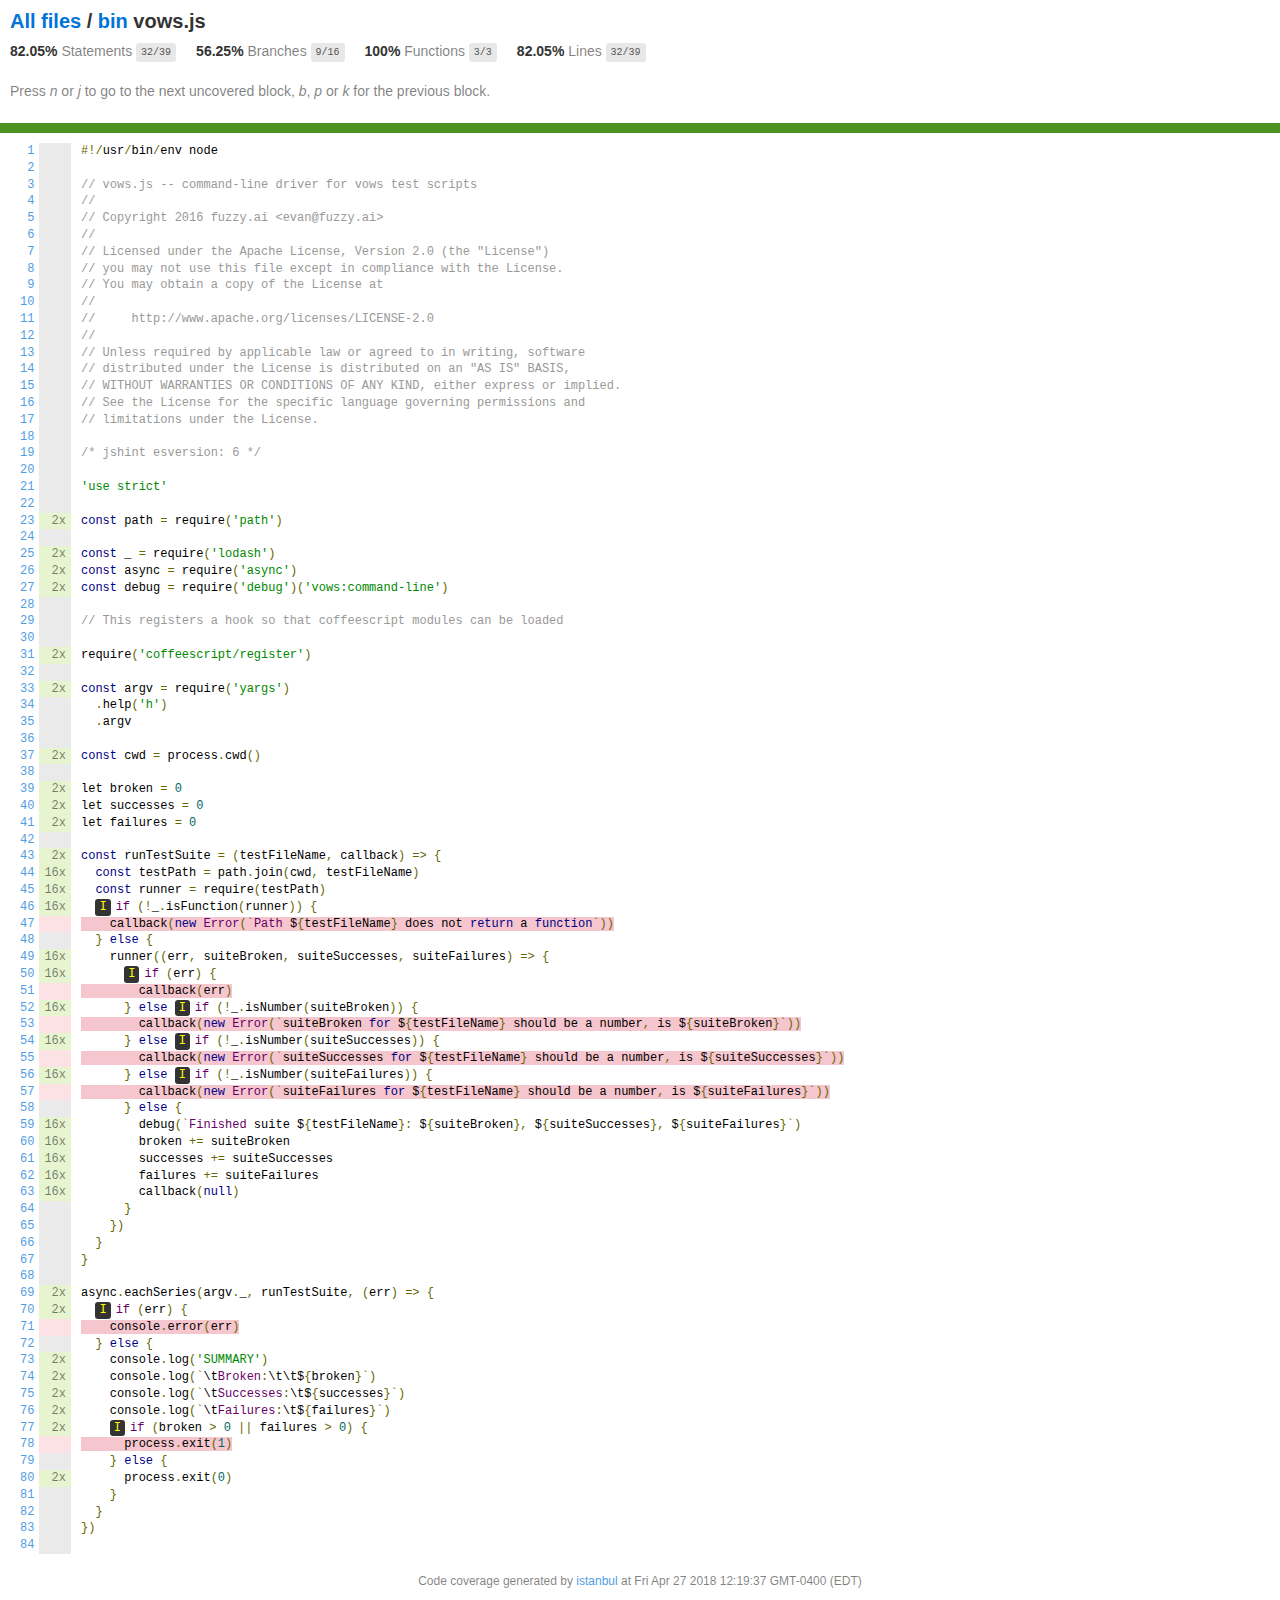
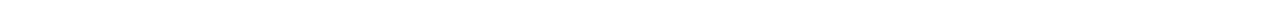
<file: node_modules/vows/coverage/lcov-report/bin/vows.js.html>
<!doctype html>
<html lang="en">
<head>
    <title>Code coverage report for bin/vows.js</title>
    <meta charset="utf-8" />
    <link rel="stylesheet" href="../prettify.css" />
    <link rel="stylesheet" href="../base.css" />
    <meta name="viewport" content="width=device-width, initial-scale=1">
    <style type='text/css'>
        .coverage-summary .sorter {
            background-image: url(../sort-arrow-sprite.png);
        }
    </style>
</head>
<body>
<div class='wrapper'>
  <div class='pad1'>
    <h1>
      <a href="../index.html">All files</a> / <a href="index.html">bin</a> vows.js
    </h1>
    <div class='clearfix'>
      <div class='fl pad1y space-right2'>
        <span class="strong">82.05% </span>
        <span class="quiet">Statements</span>
        <span class='fraction'>32/39</span>
      </div>
      <div class='fl pad1y space-right2'>
        <span class="strong">56.25% </span>
        <span class="quiet">Branches</span>
        <span class='fraction'>9/16</span>
      </div>
      <div class='fl pad1y space-right2'>
        <span class="strong">100% </span>
        <span class="quiet">Functions</span>
        <span class='fraction'>3/3</span>
      </div>
      <div class='fl pad1y space-right2'>
        <span class="strong">82.05% </span>
        <span class="quiet">Lines</span>
        <span class='fraction'>32/39</span>
      </div>
    </div>
    <p class="quiet">
      Press <em>n</em> or <em>j</em> to go to the next uncovered block, <em>b</em>, <em>p</em> or <em>k</em> for the previous block.
    </p>
  </div>
  <div class='status-line high'></div>
<pre><table class="coverage">
<tr><td class="line-count quiet"><a name='L1'></a><a href='#L1'>1</a>
<a name='L2'></a><a href='#L2'>2</a>
<a name='L3'></a><a href='#L3'>3</a>
<a name='L4'></a><a href='#L4'>4</a>
<a name='L5'></a><a href='#L5'>5</a>
<a name='L6'></a><a href='#L6'>6</a>
<a name='L7'></a><a href='#L7'>7</a>
<a name='L8'></a><a href='#L8'>8</a>
<a name='L9'></a><a href='#L9'>9</a>
<a name='L10'></a><a href='#L10'>10</a>
<a name='L11'></a><a href='#L11'>11</a>
<a name='L12'></a><a href='#L12'>12</a>
<a name='L13'></a><a href='#L13'>13</a>
<a name='L14'></a><a href='#L14'>14</a>
<a name='L15'></a><a href='#L15'>15</a>
<a name='L16'></a><a href='#L16'>16</a>
<a name='L17'></a><a href='#L17'>17</a>
<a name='L18'></a><a href='#L18'>18</a>
<a name='L19'></a><a href='#L19'>19</a>
<a name='L20'></a><a href='#L20'>20</a>
<a name='L21'></a><a href='#L21'>21</a>
<a name='L22'></a><a href='#L22'>22</a>
<a name='L23'></a><a href='#L23'>23</a>
<a name='L24'></a><a href='#L24'>24</a>
<a name='L25'></a><a href='#L25'>25</a>
<a name='L26'></a><a href='#L26'>26</a>
<a name='L27'></a><a href='#L27'>27</a>
<a name='L28'></a><a href='#L28'>28</a>
<a name='L29'></a><a href='#L29'>29</a>
<a name='L30'></a><a href='#L30'>30</a>
<a name='L31'></a><a href='#L31'>31</a>
<a name='L32'></a><a href='#L32'>32</a>
<a name='L33'></a><a href='#L33'>33</a>
<a name='L34'></a><a href='#L34'>34</a>
<a name='L35'></a><a href='#L35'>35</a>
<a name='L36'></a><a href='#L36'>36</a>
<a name='L37'></a><a href='#L37'>37</a>
<a name='L38'></a><a href='#L38'>38</a>
<a name='L39'></a><a href='#L39'>39</a>
<a name='L40'></a><a href='#L40'>40</a>
<a name='L41'></a><a href='#L41'>41</a>
<a name='L42'></a><a href='#L42'>42</a>
<a name='L43'></a><a href='#L43'>43</a>
<a name='L44'></a><a href='#L44'>44</a>
<a name='L45'></a><a href='#L45'>45</a>
<a name='L46'></a><a href='#L46'>46</a>
<a name='L47'></a><a href='#L47'>47</a>
<a name='L48'></a><a href='#L48'>48</a>
<a name='L49'></a><a href='#L49'>49</a>
<a name='L50'></a><a href='#L50'>50</a>
<a name='L51'></a><a href='#L51'>51</a>
<a name='L52'></a><a href='#L52'>52</a>
<a name='L53'></a><a href='#L53'>53</a>
<a name='L54'></a><a href='#L54'>54</a>
<a name='L55'></a><a href='#L55'>55</a>
<a name='L56'></a><a href='#L56'>56</a>
<a name='L57'></a><a href='#L57'>57</a>
<a name='L58'></a><a href='#L58'>58</a>
<a name='L59'></a><a href='#L59'>59</a>
<a name='L60'></a><a href='#L60'>60</a>
<a name='L61'></a><a href='#L61'>61</a>
<a name='L62'></a><a href='#L62'>62</a>
<a name='L63'></a><a href='#L63'>63</a>
<a name='L64'></a><a href='#L64'>64</a>
<a name='L65'></a><a href='#L65'>65</a>
<a name='L66'></a><a href='#L66'>66</a>
<a name='L67'></a><a href='#L67'>67</a>
<a name='L68'></a><a href='#L68'>68</a>
<a name='L69'></a><a href='#L69'>69</a>
<a name='L70'></a><a href='#L70'>70</a>
<a name='L71'></a><a href='#L71'>71</a>
<a name='L72'></a><a href='#L72'>72</a>
<a name='L73'></a><a href='#L73'>73</a>
<a name='L74'></a><a href='#L74'>74</a>
<a name='L75'></a><a href='#L75'>75</a>
<a name='L76'></a><a href='#L76'>76</a>
<a name='L77'></a><a href='#L77'>77</a>
<a name='L78'></a><a href='#L78'>78</a>
<a name='L79'></a><a href='#L79'>79</a>
<a name='L80'></a><a href='#L80'>80</a>
<a name='L81'></a><a href='#L81'>81</a>
<a name='L82'></a><a href='#L82'>82</a>
<a name='L83'></a><a href='#L83'>83</a>
<a name='L84'></a><a href='#L84'>84</a></td><td class="line-coverage quiet"><span class="cline-any cline-neutral">&nbsp;</span>
<span class="cline-any cline-neutral">&nbsp;</span>
<span class="cline-any cline-neutral">&nbsp;</span>
<span class="cline-any cline-neutral">&nbsp;</span>
<span class="cline-any cline-neutral">&nbsp;</span>
<span class="cline-any cline-neutral">&nbsp;</span>
<span class="cline-any cline-neutral">&nbsp;</span>
<span class="cline-any cline-neutral">&nbsp;</span>
<span class="cline-any cline-neutral">&nbsp;</span>
<span class="cline-any cline-neutral">&nbsp;</span>
<span class="cline-any cline-neutral">&nbsp;</span>
<span class="cline-any cline-neutral">&nbsp;</span>
<span class="cline-any cline-neutral">&nbsp;</span>
<span class="cline-any cline-neutral">&nbsp;</span>
<span class="cline-any cline-neutral">&nbsp;</span>
<span class="cline-any cline-neutral">&nbsp;</span>
<span class="cline-any cline-neutral">&nbsp;</span>
<span class="cline-any cline-neutral">&nbsp;</span>
<span class="cline-any cline-neutral">&nbsp;</span>
<span class="cline-any cline-neutral">&nbsp;</span>
<span class="cline-any cline-neutral">&nbsp;</span>
<span class="cline-any cline-neutral">&nbsp;</span>
<span class="cline-any cline-yes">2x</span>
<span class="cline-any cline-neutral">&nbsp;</span>
<span class="cline-any cline-yes">2x</span>
<span class="cline-any cline-yes">2x</span>
<span class="cline-any cline-yes">2x</span>
<span class="cline-any cline-neutral">&nbsp;</span>
<span class="cline-any cline-neutral">&nbsp;</span>
<span class="cline-any cline-neutral">&nbsp;</span>
<span class="cline-any cline-yes">2x</span>
<span class="cline-any cline-neutral">&nbsp;</span>
<span class="cline-any cline-yes">2x</span>
<span class="cline-any cline-neutral">&nbsp;</span>
<span class="cline-any cline-neutral">&nbsp;</span>
<span class="cline-any cline-neutral">&nbsp;</span>
<span class="cline-any cline-yes">2x</span>
<span class="cline-any cline-neutral">&nbsp;</span>
<span class="cline-any cline-yes">2x</span>
<span class="cline-any cline-yes">2x</span>
<span class="cline-any cline-yes">2x</span>
<span class="cline-any cline-neutral">&nbsp;</span>
<span class="cline-any cline-yes">2x</span>
<span class="cline-any cline-yes">16x</span>
<span class="cline-any cline-yes">16x</span>
<span class="cline-any cline-yes">16x</span>
<span class="cline-any cline-no">&nbsp;</span>
<span class="cline-any cline-neutral">&nbsp;</span>
<span class="cline-any cline-yes">16x</span>
<span class="cline-any cline-yes">16x</span>
<span class="cline-any cline-no">&nbsp;</span>
<span class="cline-any cline-yes">16x</span>
<span class="cline-any cline-no">&nbsp;</span>
<span class="cline-any cline-yes">16x</span>
<span class="cline-any cline-no">&nbsp;</span>
<span class="cline-any cline-yes">16x</span>
<span class="cline-any cline-no">&nbsp;</span>
<span class="cline-any cline-neutral">&nbsp;</span>
<span class="cline-any cline-yes">16x</span>
<span class="cline-any cline-yes">16x</span>
<span class="cline-any cline-yes">16x</span>
<span class="cline-any cline-yes">16x</span>
<span class="cline-any cline-yes">16x</span>
<span class="cline-any cline-neutral">&nbsp;</span>
<span class="cline-any cline-neutral">&nbsp;</span>
<span class="cline-any cline-neutral">&nbsp;</span>
<span class="cline-any cline-neutral">&nbsp;</span>
<span class="cline-any cline-neutral">&nbsp;</span>
<span class="cline-any cline-yes">2x</span>
<span class="cline-any cline-yes">2x</span>
<span class="cline-any cline-no">&nbsp;</span>
<span class="cline-any cline-neutral">&nbsp;</span>
<span class="cline-any cline-yes">2x</span>
<span class="cline-any cline-yes">2x</span>
<span class="cline-any cline-yes">2x</span>
<span class="cline-any cline-yes">2x</span>
<span class="cline-any cline-yes">2x</span>
<span class="cline-any cline-no">&nbsp;</span>
<span class="cline-any cline-neutral">&nbsp;</span>
<span class="cline-any cline-yes">2x</span>
<span class="cline-any cline-neutral">&nbsp;</span>
<span class="cline-any cline-neutral">&nbsp;</span>
<span class="cline-any cline-neutral">&nbsp;</span>
<span class="cline-any cline-neutral">&nbsp;</span></td><td class="text"><pre class="prettyprint lang-js">#!/usr/bin/env node
&nbsp;
// vows.js -- command-line driver for vows test scripts
//
// Copyright 2016 fuzzy.ai &lt;evan@fuzzy.ai&gt;
//
// Licensed under the Apache License, Version 2.0 (the "License")
// you may not use this file except in compliance with the License.
// You may obtain a copy of the License at
//
//     http://www.apache.org/licenses/LICENSE-2.0
//
// Unless required by applicable law or agreed to in writing, software
// distributed under the License is distributed on an "AS IS" BASIS,
// WITHOUT WARRANTIES OR CONDITIONS OF ANY KIND, either express or implied.
// See the License for the specific language governing permissions and
// limitations under the License.
&nbsp;
/* jshint esversion: 6 */
&nbsp;
'use strict'
&nbsp;
const path = require('path')
&nbsp;
const _ = require('lodash')
const async = require('async')
const debug = require('debug')('vows:command-line')
&nbsp;
// This registers a hook so that coffeescript modules can be loaded
&nbsp;
require('coffeescript/register')
&nbsp;
const argv = require('yargs')
  .help('h')
  .argv
&nbsp;
const cwd = process.cwd()
&nbsp;
let broken = 0
let successes = 0
let failures = 0
&nbsp;
const runTestSuite = (testFileName, callback) =&gt; {
  const testPath = path.join(cwd, testFileName)
  const runner = require(testPath)
  <span class="missing-if-branch" title="if path not taken" >I</span>if (!_.isFunction(runner)) {
<span class="cstat-no" title="statement not covered" >    callback(new Error(`Path ${testFileName} does not return a function`))</span>
  } else {
    runner((err, suiteBroken, suiteSuccesses, suiteFailures) =&gt; {
      <span class="missing-if-branch" title="if path not taken" >I</span>if (err) {
<span class="cstat-no" title="statement not covered" >        callback(err)</span>
      } else <span class="missing-if-branch" title="if path not taken" >I</span>if (!_.isNumber(suiteBroken)) {
<span class="cstat-no" title="statement not covered" >        callback(new Error(`suiteBroken for ${testFileName} should be a number, is ${suiteBroken}`))</span>
      } else <span class="missing-if-branch" title="if path not taken" >I</span>if (!_.isNumber(suiteSuccesses)) {
<span class="cstat-no" title="statement not covered" >        callback(new Error(`suiteSuccesses for ${testFileName} should be a number, is ${suiteSuccesses}`))</span>
      } else <span class="missing-if-branch" title="if path not taken" >I</span>if (!_.isNumber(suiteFailures)) {
<span class="cstat-no" title="statement not covered" >        callback(new Error(`suiteFailures for ${testFileName} should be a number, is ${suiteFailures}`))</span>
      } else {
        debug(`Finished suite ${testFileName}: ${suiteBroken}, ${suiteSuccesses}, ${suiteFailures}`)
        broken += suiteBroken
        successes += suiteSuccesses
        failures += suiteFailures
        callback(null)
      }
    })
  }
}
&nbsp;
async.eachSeries(argv._, runTestSuite, (err) =&gt; {
  <span class="missing-if-branch" title="if path not taken" >I</span>if (err) {
<span class="cstat-no" title="statement not covered" >    console.error(err)</span>
  } else {
    console.log('SUMMARY')
    console.log(`\tBroken:\t\t${broken}`)
    console.log(`\tSuccesses:\t${successes}`)
    console.log(`\tFailures:\t${failures}`)
    <span class="missing-if-branch" title="if path not taken" >I</span>if (broken &gt; 0 || failures &gt; 0) {
<span class="cstat-no" title="statement not covered" >      process.exit(1)</span>
    } else {
      process.exit(0)
    }
  }
})
&nbsp;</pre></td></tr>
</table></pre>
<div class='push'></div><!-- for sticky footer -->
</div><!-- /wrapper -->
<div class='footer quiet pad2 space-top1 center small'>
  Code coverage
  generated by <a href="https://istanbul.js.org/" target="_blank">istanbul</a> at Fri Apr 27 2018 12:19:37 GMT-0400 (EDT)
</div>
</div>
<script src="../prettify.js"></script>
<script>
window.onload = function () {
        if (typeof prettyPrint === 'function') {
            prettyPrint();
        }
};
</script>
<script src="../sorter.js"></script>
<script src="../block-navigation.js"></script>
</body>
</html>
</file>
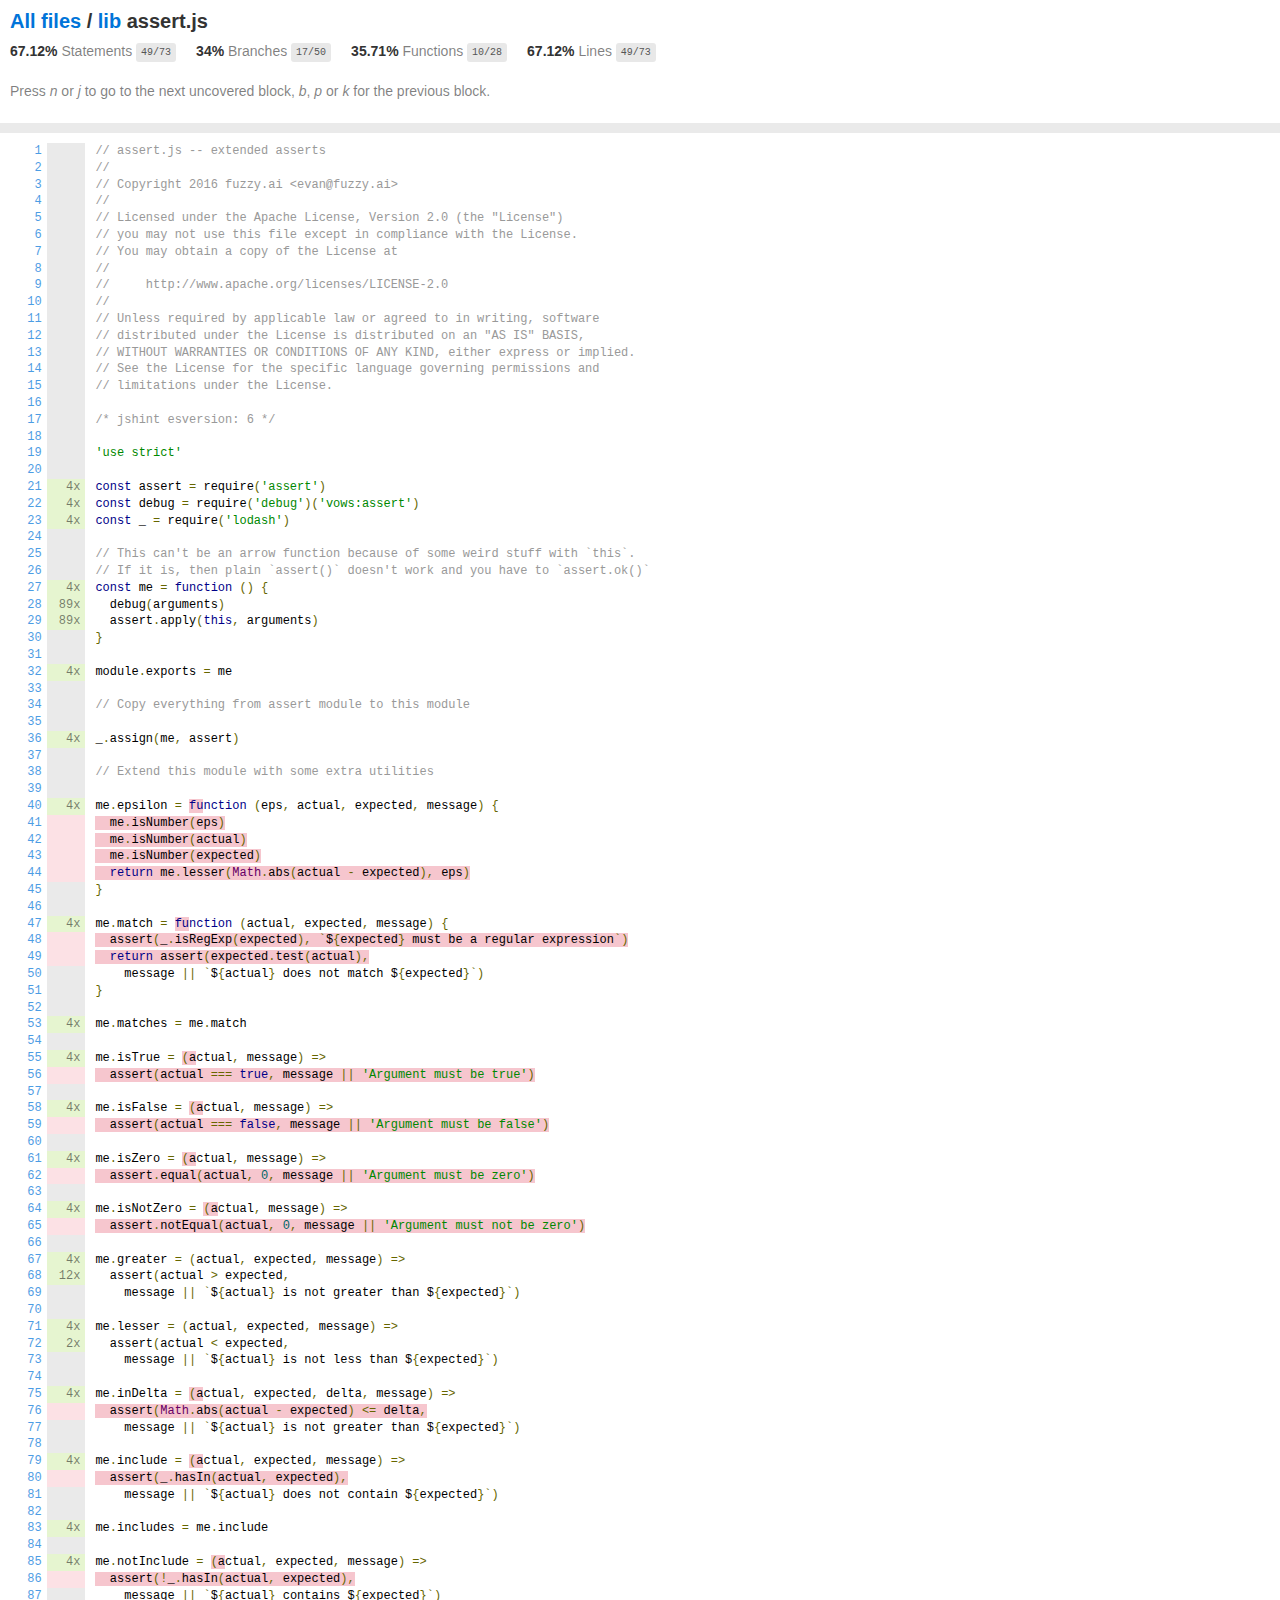
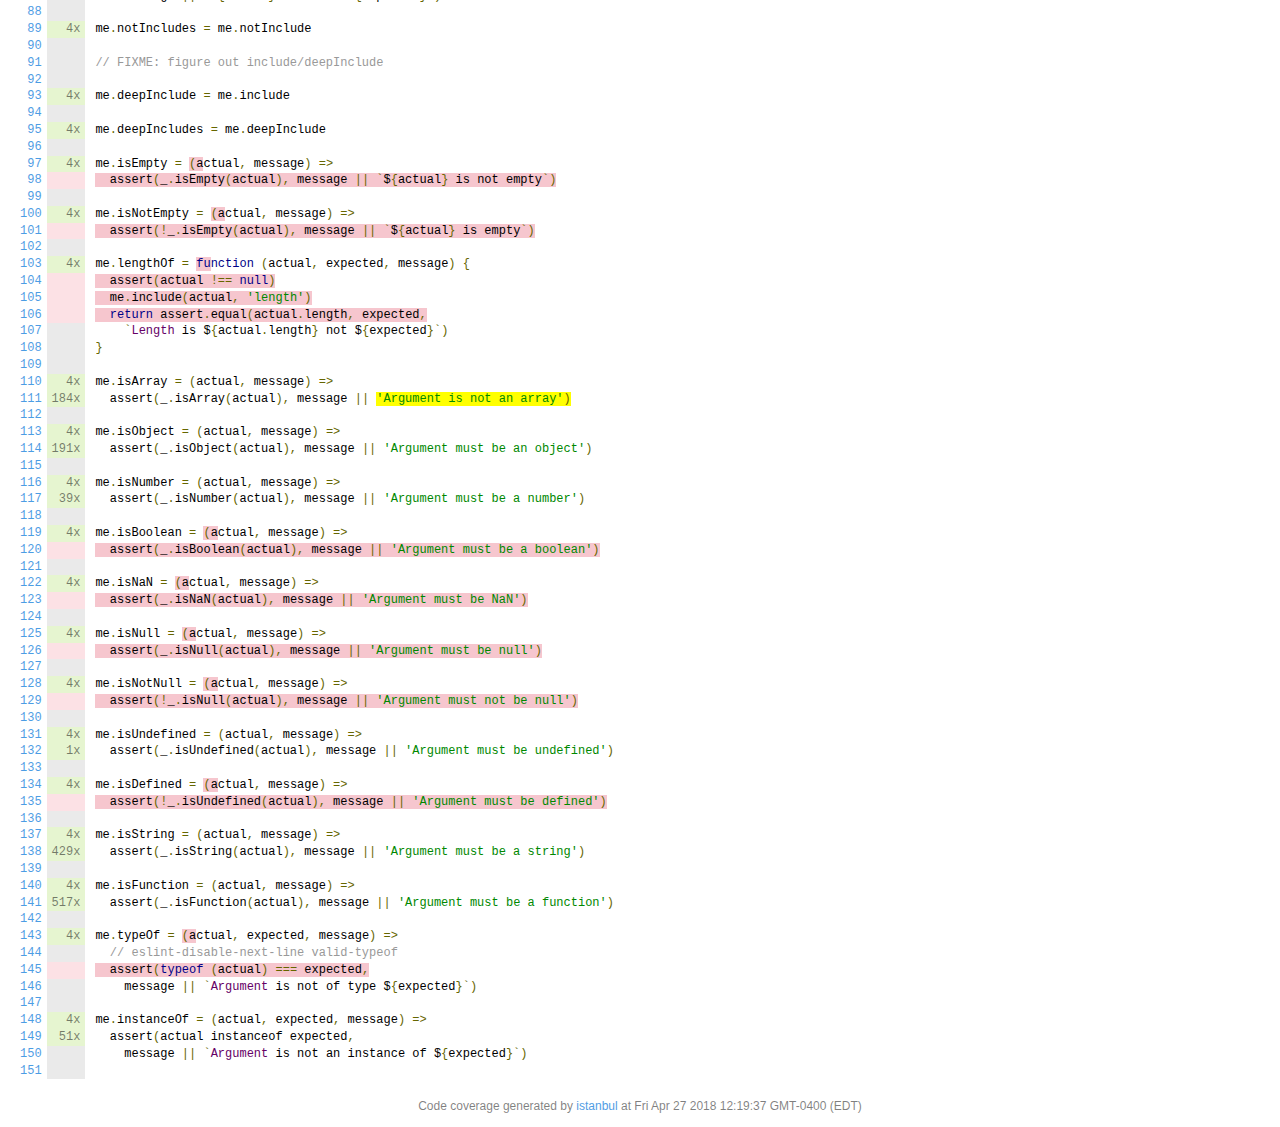
<file: node_modules/vows/coverage/lcov-report/lib/assert.js.html>
<!doctype html>
<html lang="en">
<head>
    <title>Code coverage report for lib/assert.js</title>
    <meta charset="utf-8" />
    <link rel="stylesheet" href="../prettify.css" />
    <link rel="stylesheet" href="../base.css" />
    <meta name="viewport" content="width=device-width, initial-scale=1">
    <style type='text/css'>
        .coverage-summary .sorter {
            background-image: url(../sort-arrow-sprite.png);
        }
    </style>
</head>
<body>
<div class='wrapper'>
  <div class='pad1'>
    <h1>
      <a href="../index.html">All files</a> / <a href="index.html">lib</a> assert.js
    </h1>
    <div class='clearfix'>
      <div class='fl pad1y space-right2'>
        <span class="strong">67.12% </span>
        <span class="quiet">Statements</span>
        <span class='fraction'>49/73</span>
      </div>
      <div class='fl pad1y space-right2'>
        <span class="strong">34% </span>
        <span class="quiet">Branches</span>
        <span class='fraction'>17/50</span>
      </div>
      <div class='fl pad1y space-right2'>
        <span class="strong">35.71% </span>
        <span class="quiet">Functions</span>
        <span class='fraction'>10/28</span>
      </div>
      <div class='fl pad1y space-right2'>
        <span class="strong">67.12% </span>
        <span class="quiet">Lines</span>
        <span class='fraction'>49/73</span>
      </div>
    </div>
    <p class="quiet">
      Press <em>n</em> or <em>j</em> to go to the next uncovered block, <em>b</em>, <em>p</em> or <em>k</em> for the previous block.
    </p>
  </div>
  <div class='status-line medium'></div>
<pre><table class="coverage">
<tr><td class="line-count quiet"><a name='L1'></a><a href='#L1'>1</a>
<a name='L2'></a><a href='#L2'>2</a>
<a name='L3'></a><a href='#L3'>3</a>
<a name='L4'></a><a href='#L4'>4</a>
<a name='L5'></a><a href='#L5'>5</a>
<a name='L6'></a><a href='#L6'>6</a>
<a name='L7'></a><a href='#L7'>7</a>
<a name='L8'></a><a href='#L8'>8</a>
<a name='L9'></a><a href='#L9'>9</a>
<a name='L10'></a><a href='#L10'>10</a>
<a name='L11'></a><a href='#L11'>11</a>
<a name='L12'></a><a href='#L12'>12</a>
<a name='L13'></a><a href='#L13'>13</a>
<a name='L14'></a><a href='#L14'>14</a>
<a name='L15'></a><a href='#L15'>15</a>
<a name='L16'></a><a href='#L16'>16</a>
<a name='L17'></a><a href='#L17'>17</a>
<a name='L18'></a><a href='#L18'>18</a>
<a name='L19'></a><a href='#L19'>19</a>
<a name='L20'></a><a href='#L20'>20</a>
<a name='L21'></a><a href='#L21'>21</a>
<a name='L22'></a><a href='#L22'>22</a>
<a name='L23'></a><a href='#L23'>23</a>
<a name='L24'></a><a href='#L24'>24</a>
<a name='L25'></a><a href='#L25'>25</a>
<a name='L26'></a><a href='#L26'>26</a>
<a name='L27'></a><a href='#L27'>27</a>
<a name='L28'></a><a href='#L28'>28</a>
<a name='L29'></a><a href='#L29'>29</a>
<a name='L30'></a><a href='#L30'>30</a>
<a name='L31'></a><a href='#L31'>31</a>
<a name='L32'></a><a href='#L32'>32</a>
<a name='L33'></a><a href='#L33'>33</a>
<a name='L34'></a><a href='#L34'>34</a>
<a name='L35'></a><a href='#L35'>35</a>
<a name='L36'></a><a href='#L36'>36</a>
<a name='L37'></a><a href='#L37'>37</a>
<a name='L38'></a><a href='#L38'>38</a>
<a name='L39'></a><a href='#L39'>39</a>
<a name='L40'></a><a href='#L40'>40</a>
<a name='L41'></a><a href='#L41'>41</a>
<a name='L42'></a><a href='#L42'>42</a>
<a name='L43'></a><a href='#L43'>43</a>
<a name='L44'></a><a href='#L44'>44</a>
<a name='L45'></a><a href='#L45'>45</a>
<a name='L46'></a><a href='#L46'>46</a>
<a name='L47'></a><a href='#L47'>47</a>
<a name='L48'></a><a href='#L48'>48</a>
<a name='L49'></a><a href='#L49'>49</a>
<a name='L50'></a><a href='#L50'>50</a>
<a name='L51'></a><a href='#L51'>51</a>
<a name='L52'></a><a href='#L52'>52</a>
<a name='L53'></a><a href='#L53'>53</a>
<a name='L54'></a><a href='#L54'>54</a>
<a name='L55'></a><a href='#L55'>55</a>
<a name='L56'></a><a href='#L56'>56</a>
<a name='L57'></a><a href='#L57'>57</a>
<a name='L58'></a><a href='#L58'>58</a>
<a name='L59'></a><a href='#L59'>59</a>
<a name='L60'></a><a href='#L60'>60</a>
<a name='L61'></a><a href='#L61'>61</a>
<a name='L62'></a><a href='#L62'>62</a>
<a name='L63'></a><a href='#L63'>63</a>
<a name='L64'></a><a href='#L64'>64</a>
<a name='L65'></a><a href='#L65'>65</a>
<a name='L66'></a><a href='#L66'>66</a>
<a name='L67'></a><a href='#L67'>67</a>
<a name='L68'></a><a href='#L68'>68</a>
<a name='L69'></a><a href='#L69'>69</a>
<a name='L70'></a><a href='#L70'>70</a>
<a name='L71'></a><a href='#L71'>71</a>
<a name='L72'></a><a href='#L72'>72</a>
<a name='L73'></a><a href='#L73'>73</a>
<a name='L74'></a><a href='#L74'>74</a>
<a name='L75'></a><a href='#L75'>75</a>
<a name='L76'></a><a href='#L76'>76</a>
<a name='L77'></a><a href='#L77'>77</a>
<a name='L78'></a><a href='#L78'>78</a>
<a name='L79'></a><a href='#L79'>79</a>
<a name='L80'></a><a href='#L80'>80</a>
<a name='L81'></a><a href='#L81'>81</a>
<a name='L82'></a><a href='#L82'>82</a>
<a name='L83'></a><a href='#L83'>83</a>
<a name='L84'></a><a href='#L84'>84</a>
<a name='L85'></a><a href='#L85'>85</a>
<a name='L86'></a><a href='#L86'>86</a>
<a name='L87'></a><a href='#L87'>87</a>
<a name='L88'></a><a href='#L88'>88</a>
<a name='L89'></a><a href='#L89'>89</a>
<a name='L90'></a><a href='#L90'>90</a>
<a name='L91'></a><a href='#L91'>91</a>
<a name='L92'></a><a href='#L92'>92</a>
<a name='L93'></a><a href='#L93'>93</a>
<a name='L94'></a><a href='#L94'>94</a>
<a name='L95'></a><a href='#L95'>95</a>
<a name='L96'></a><a href='#L96'>96</a>
<a name='L97'></a><a href='#L97'>97</a>
<a name='L98'></a><a href='#L98'>98</a>
<a name='L99'></a><a href='#L99'>99</a>
<a name='L100'></a><a href='#L100'>100</a>
<a name='L101'></a><a href='#L101'>101</a>
<a name='L102'></a><a href='#L102'>102</a>
<a name='L103'></a><a href='#L103'>103</a>
<a name='L104'></a><a href='#L104'>104</a>
<a name='L105'></a><a href='#L105'>105</a>
<a name='L106'></a><a href='#L106'>106</a>
<a name='L107'></a><a href='#L107'>107</a>
<a name='L108'></a><a href='#L108'>108</a>
<a name='L109'></a><a href='#L109'>109</a>
<a name='L110'></a><a href='#L110'>110</a>
<a name='L111'></a><a href='#L111'>111</a>
<a name='L112'></a><a href='#L112'>112</a>
<a name='L113'></a><a href='#L113'>113</a>
<a name='L114'></a><a href='#L114'>114</a>
<a name='L115'></a><a href='#L115'>115</a>
<a name='L116'></a><a href='#L116'>116</a>
<a name='L117'></a><a href='#L117'>117</a>
<a name='L118'></a><a href='#L118'>118</a>
<a name='L119'></a><a href='#L119'>119</a>
<a name='L120'></a><a href='#L120'>120</a>
<a name='L121'></a><a href='#L121'>121</a>
<a name='L122'></a><a href='#L122'>122</a>
<a name='L123'></a><a href='#L123'>123</a>
<a name='L124'></a><a href='#L124'>124</a>
<a name='L125'></a><a href='#L125'>125</a>
<a name='L126'></a><a href='#L126'>126</a>
<a name='L127'></a><a href='#L127'>127</a>
<a name='L128'></a><a href='#L128'>128</a>
<a name='L129'></a><a href='#L129'>129</a>
<a name='L130'></a><a href='#L130'>130</a>
<a name='L131'></a><a href='#L131'>131</a>
<a name='L132'></a><a href='#L132'>132</a>
<a name='L133'></a><a href='#L133'>133</a>
<a name='L134'></a><a href='#L134'>134</a>
<a name='L135'></a><a href='#L135'>135</a>
<a name='L136'></a><a href='#L136'>136</a>
<a name='L137'></a><a href='#L137'>137</a>
<a name='L138'></a><a href='#L138'>138</a>
<a name='L139'></a><a href='#L139'>139</a>
<a name='L140'></a><a href='#L140'>140</a>
<a name='L141'></a><a href='#L141'>141</a>
<a name='L142'></a><a href='#L142'>142</a>
<a name='L143'></a><a href='#L143'>143</a>
<a name='L144'></a><a href='#L144'>144</a>
<a name='L145'></a><a href='#L145'>145</a>
<a name='L146'></a><a href='#L146'>146</a>
<a name='L147'></a><a href='#L147'>147</a>
<a name='L148'></a><a href='#L148'>148</a>
<a name='L149'></a><a href='#L149'>149</a>
<a name='L150'></a><a href='#L150'>150</a>
<a name='L151'></a><a href='#L151'>151</a></td><td class="line-coverage quiet"><span class="cline-any cline-neutral">&nbsp;</span>
<span class="cline-any cline-neutral">&nbsp;</span>
<span class="cline-any cline-neutral">&nbsp;</span>
<span class="cline-any cline-neutral">&nbsp;</span>
<span class="cline-any cline-neutral">&nbsp;</span>
<span class="cline-any cline-neutral">&nbsp;</span>
<span class="cline-any cline-neutral">&nbsp;</span>
<span class="cline-any cline-neutral">&nbsp;</span>
<span class="cline-any cline-neutral">&nbsp;</span>
<span class="cline-any cline-neutral">&nbsp;</span>
<span class="cline-any cline-neutral">&nbsp;</span>
<span class="cline-any cline-neutral">&nbsp;</span>
<span class="cline-any cline-neutral">&nbsp;</span>
<span class="cline-any cline-neutral">&nbsp;</span>
<span class="cline-any cline-neutral">&nbsp;</span>
<span class="cline-any cline-neutral">&nbsp;</span>
<span class="cline-any cline-neutral">&nbsp;</span>
<span class="cline-any cline-neutral">&nbsp;</span>
<span class="cline-any cline-neutral">&nbsp;</span>
<span class="cline-any cline-neutral">&nbsp;</span>
<span class="cline-any cline-yes">4x</span>
<span class="cline-any cline-yes">4x</span>
<span class="cline-any cline-yes">4x</span>
<span class="cline-any cline-neutral">&nbsp;</span>
<span class="cline-any cline-neutral">&nbsp;</span>
<span class="cline-any cline-neutral">&nbsp;</span>
<span class="cline-any cline-yes">4x</span>
<span class="cline-any cline-yes">89x</span>
<span class="cline-any cline-yes">89x</span>
<span class="cline-any cline-neutral">&nbsp;</span>
<span class="cline-any cline-neutral">&nbsp;</span>
<span class="cline-any cline-yes">4x</span>
<span class="cline-any cline-neutral">&nbsp;</span>
<span class="cline-any cline-neutral">&nbsp;</span>
<span class="cline-any cline-neutral">&nbsp;</span>
<span class="cline-any cline-yes">4x</span>
<span class="cline-any cline-neutral">&nbsp;</span>
<span class="cline-any cline-neutral">&nbsp;</span>
<span class="cline-any cline-neutral">&nbsp;</span>
<span class="cline-any cline-yes">4x</span>
<span class="cline-any cline-no">&nbsp;</span>
<span class="cline-any cline-no">&nbsp;</span>
<span class="cline-any cline-no">&nbsp;</span>
<span class="cline-any cline-no">&nbsp;</span>
<span class="cline-any cline-neutral">&nbsp;</span>
<span class="cline-any cline-neutral">&nbsp;</span>
<span class="cline-any cline-yes">4x</span>
<span class="cline-any cline-no">&nbsp;</span>
<span class="cline-any cline-no">&nbsp;</span>
<span class="cline-any cline-neutral">&nbsp;</span>
<span class="cline-any cline-neutral">&nbsp;</span>
<span class="cline-any cline-neutral">&nbsp;</span>
<span class="cline-any cline-yes">4x</span>
<span class="cline-any cline-neutral">&nbsp;</span>
<span class="cline-any cline-yes">4x</span>
<span class="cline-any cline-no">&nbsp;</span>
<span class="cline-any cline-neutral">&nbsp;</span>
<span class="cline-any cline-yes">4x</span>
<span class="cline-any cline-no">&nbsp;</span>
<span class="cline-any cline-neutral">&nbsp;</span>
<span class="cline-any cline-yes">4x</span>
<span class="cline-any cline-no">&nbsp;</span>
<span class="cline-any cline-neutral">&nbsp;</span>
<span class="cline-any cline-yes">4x</span>
<span class="cline-any cline-no">&nbsp;</span>
<span class="cline-any cline-neutral">&nbsp;</span>
<span class="cline-any cline-yes">4x</span>
<span class="cline-any cline-yes">12x</span>
<span class="cline-any cline-neutral">&nbsp;</span>
<span class="cline-any cline-neutral">&nbsp;</span>
<span class="cline-any cline-yes">4x</span>
<span class="cline-any cline-yes">2x</span>
<span class="cline-any cline-neutral">&nbsp;</span>
<span class="cline-any cline-neutral">&nbsp;</span>
<span class="cline-any cline-yes">4x</span>
<span class="cline-any cline-no">&nbsp;</span>
<span class="cline-any cline-neutral">&nbsp;</span>
<span class="cline-any cline-neutral">&nbsp;</span>
<span class="cline-any cline-yes">4x</span>
<span class="cline-any cline-no">&nbsp;</span>
<span class="cline-any cline-neutral">&nbsp;</span>
<span class="cline-any cline-neutral">&nbsp;</span>
<span class="cline-any cline-yes">4x</span>
<span class="cline-any cline-neutral">&nbsp;</span>
<span class="cline-any cline-yes">4x</span>
<span class="cline-any cline-no">&nbsp;</span>
<span class="cline-any cline-neutral">&nbsp;</span>
<span class="cline-any cline-neutral">&nbsp;</span>
<span class="cline-any cline-yes">4x</span>
<span class="cline-any cline-neutral">&nbsp;</span>
<span class="cline-any cline-neutral">&nbsp;</span>
<span class="cline-any cline-neutral">&nbsp;</span>
<span class="cline-any cline-yes">4x</span>
<span class="cline-any cline-neutral">&nbsp;</span>
<span class="cline-any cline-yes">4x</span>
<span class="cline-any cline-neutral">&nbsp;</span>
<span class="cline-any cline-yes">4x</span>
<span class="cline-any cline-no">&nbsp;</span>
<span class="cline-any cline-neutral">&nbsp;</span>
<span class="cline-any cline-yes">4x</span>
<span class="cline-any cline-no">&nbsp;</span>
<span class="cline-any cline-neutral">&nbsp;</span>
<span class="cline-any cline-yes">4x</span>
<span class="cline-any cline-no">&nbsp;</span>
<span class="cline-any cline-no">&nbsp;</span>
<span class="cline-any cline-no">&nbsp;</span>
<span class="cline-any cline-neutral">&nbsp;</span>
<span class="cline-any cline-neutral">&nbsp;</span>
<span class="cline-any cline-neutral">&nbsp;</span>
<span class="cline-any cline-yes">4x</span>
<span class="cline-any cline-yes">184x</span>
<span class="cline-any cline-neutral">&nbsp;</span>
<span class="cline-any cline-yes">4x</span>
<span class="cline-any cline-yes">191x</span>
<span class="cline-any cline-neutral">&nbsp;</span>
<span class="cline-any cline-yes">4x</span>
<span class="cline-any cline-yes">39x</span>
<span class="cline-any cline-neutral">&nbsp;</span>
<span class="cline-any cline-yes">4x</span>
<span class="cline-any cline-no">&nbsp;</span>
<span class="cline-any cline-neutral">&nbsp;</span>
<span class="cline-any cline-yes">4x</span>
<span class="cline-any cline-no">&nbsp;</span>
<span class="cline-any cline-neutral">&nbsp;</span>
<span class="cline-any cline-yes">4x</span>
<span class="cline-any cline-no">&nbsp;</span>
<span class="cline-any cline-neutral">&nbsp;</span>
<span class="cline-any cline-yes">4x</span>
<span class="cline-any cline-no">&nbsp;</span>
<span class="cline-any cline-neutral">&nbsp;</span>
<span class="cline-any cline-yes">4x</span>
<span class="cline-any cline-yes">1x</span>
<span class="cline-any cline-neutral">&nbsp;</span>
<span class="cline-any cline-yes">4x</span>
<span class="cline-any cline-no">&nbsp;</span>
<span class="cline-any cline-neutral">&nbsp;</span>
<span class="cline-any cline-yes">4x</span>
<span class="cline-any cline-yes">429x</span>
<span class="cline-any cline-neutral">&nbsp;</span>
<span class="cline-any cline-yes">4x</span>
<span class="cline-any cline-yes">517x</span>
<span class="cline-any cline-neutral">&nbsp;</span>
<span class="cline-any cline-yes">4x</span>
<span class="cline-any cline-neutral">&nbsp;</span>
<span class="cline-any cline-no">&nbsp;</span>
<span class="cline-any cline-neutral">&nbsp;</span>
<span class="cline-any cline-neutral">&nbsp;</span>
<span class="cline-any cline-yes">4x</span>
<span class="cline-any cline-yes">51x</span>
<span class="cline-any cline-neutral">&nbsp;</span>
<span class="cline-any cline-neutral">&nbsp;</span></td><td class="text"><pre class="prettyprint lang-js">// assert.js -- extended asserts
//
// Copyright 2016 fuzzy.ai &lt;evan@fuzzy.ai&gt;
//
// Licensed under the Apache License, Version 2.0 (the "License")
// you may not use this file except in compliance with the License.
// You may obtain a copy of the License at
//
//     http://www.apache.org/licenses/LICENSE-2.0
//
// Unless required by applicable law or agreed to in writing, software
// distributed under the License is distributed on an "AS IS" BASIS,
// WITHOUT WARRANTIES OR CONDITIONS OF ANY KIND, either express or implied.
// See the License for the specific language governing permissions and
// limitations under the License.
&nbsp;
/* jshint esversion: 6 */
&nbsp;
'use strict'
&nbsp;
const assert = require('assert')
const debug = require('debug')('vows:assert')
const _ = require('lodash')
&nbsp;
// This can't be an arrow function because of some weird stuff with `this`.
// If it is, then plain `assert()` doesn't work and you have to `assert.ok()`
const me = function () {
  debug(arguments)
  assert.apply(this, arguments)
}
&nbsp;
module.exports = me
&nbsp;
// Copy everything from assert module to this module
&nbsp;
_.assign(me, assert)
&nbsp;
// Extend this module with some extra utilities
&nbsp;
me.epsilon = <span class="fstat-no" title="function not covered" >fu</span>nction (eps, actual, expected, message) {
<span class="cstat-no" title="statement not covered" >  me.isNumber(eps)</span>
<span class="cstat-no" title="statement not covered" >  me.isNumber(actual)</span>
<span class="cstat-no" title="statement not covered" >  me.isNumber(expected)</span>
<span class="cstat-no" title="statement not covered" >  return me.lesser(Math.abs(actual - expected), eps)</span>
}
&nbsp;
me.match = <span class="fstat-no" title="function not covered" >fu</span>nction (actual, expected, message) {
<span class="cstat-no" title="statement not covered" >  assert(_.isRegExp(expected), `${expected} must be a regular expression`)</span>
<span class="cstat-no" title="statement not covered" >  return assert(expected.test(actual),</span>
    message || `${actual} does not match ${expected}`)
}
&nbsp;
me.matches = me.match
&nbsp;
me.isTrue = <span class="fstat-no" title="function not covered" >(a</span>ctual, message) =&gt;
<span class="cstat-no" title="statement not covered" >  assert(actual === true, message || 'Argument must be true')</span>
&nbsp;
me.isFalse = <span class="fstat-no" title="function not covered" >(a</span>ctual, message) =&gt;
<span class="cstat-no" title="statement not covered" >  assert(actual === false, message || 'Argument must be false')</span>
&nbsp;
me.isZero = <span class="fstat-no" title="function not covered" >(a</span>ctual, message) =&gt;
<span class="cstat-no" title="statement not covered" >  assert.equal(actual, 0, message || 'Argument must be zero')</span>
&nbsp;
me.isNotZero = <span class="fstat-no" title="function not covered" >(a</span>ctual, message) =&gt;
<span class="cstat-no" title="statement not covered" >  assert.notEqual(actual, 0, message || 'Argument must not be zero')</span>
&nbsp;
me.greater = (actual, expected, message) =&gt;
  assert(actual &gt; expected,
    message || `${actual} is not greater than ${expected}`)
&nbsp;
me.lesser = (actual, expected, message) =&gt;
  assert(actual &lt; expected,
    message || `${actual} is not less than ${expected}`)
&nbsp;
me.inDelta = <span class="fstat-no" title="function not covered" >(a</span>ctual, expected, delta, message) =&gt;
<span class="cstat-no" title="statement not covered" >  assert(Math.abs(actual - expected) &lt;= delta,</span>
    message || `${actual} is not greater than ${expected}`)
&nbsp;
me.include = <span class="fstat-no" title="function not covered" >(a</span>ctual, expected, message) =&gt;
<span class="cstat-no" title="statement not covered" >  assert(_.hasIn(actual, expected),</span>
    message || `${actual} does not contain ${expected}`)
&nbsp;
me.includes = me.include
&nbsp;
me.notInclude = <span class="fstat-no" title="function not covered" >(a</span>ctual, expected, message) =&gt;
<span class="cstat-no" title="statement not covered" >  assert(!_.hasIn(actual, expected),</span>
    message || `${actual} contains ${expected}`)
&nbsp;
me.notIncludes = me.notInclude
&nbsp;
// FIXME: figure out include/deepInclude
&nbsp;
me.deepInclude = me.include
&nbsp;
me.deepIncludes = me.deepInclude
&nbsp;
me.isEmpty = <span class="fstat-no" title="function not covered" >(a</span>ctual, message) =&gt;
<span class="cstat-no" title="statement not covered" >  assert(_.isEmpty(actual), message || `${actual} is not empty`)</span>
&nbsp;
me.isNotEmpty = <span class="fstat-no" title="function not covered" >(a</span>ctual, message) =&gt;
<span class="cstat-no" title="statement not covered" >  assert(!_.isEmpty(actual), message || `${actual} is empty`)</span>
&nbsp;
me.lengthOf = <span class="fstat-no" title="function not covered" >fu</span>nction (actual, expected, message) {
<span class="cstat-no" title="statement not covered" >  assert(actual !== null)</span>
<span class="cstat-no" title="statement not covered" >  me.include(actual, 'length')</span>
<span class="cstat-no" title="statement not covered" >  return assert.equal(actual.length, expected,</span>
    `Length is ${actual.length} not ${expected}`)
}
&nbsp;
me.isArray = (actual, message) =&gt;
  assert(_.isArray(actual), message || <span class="branch-1 cbranch-no" title="branch not covered" >'Argument is not an array')</span>
&nbsp;
me.isObject = (actual, message) =&gt;
  assert(_.isObject(actual), message || 'Argument must be an object')
&nbsp;
me.isNumber = (actual, message) =&gt;
  assert(_.isNumber(actual), message || 'Argument must be a number')
&nbsp;
me.isBoolean = <span class="fstat-no" title="function not covered" >(a</span>ctual, message) =&gt;
<span class="cstat-no" title="statement not covered" >  assert(_.isBoolean(actual), message || 'Argument must be a boolean')</span>
&nbsp;
me.isNaN = <span class="fstat-no" title="function not covered" >(a</span>ctual, message) =&gt;
<span class="cstat-no" title="statement not covered" >  assert(_.isNaN(actual), message || 'Argument must be NaN')</span>
&nbsp;
me.isNull = <span class="fstat-no" title="function not covered" >(a</span>ctual, message) =&gt;
<span class="cstat-no" title="statement not covered" >  assert(_.isNull(actual), message || 'Argument must be null')</span>
&nbsp;
me.isNotNull = <span class="fstat-no" title="function not covered" >(a</span>ctual, message) =&gt;
<span class="cstat-no" title="statement not covered" >  assert(!_.isNull(actual), message || 'Argument must not be null')</span>
&nbsp;
me.isUndefined = (actual, message) =&gt;
  assert(_.isUndefined(actual), message || 'Argument must be undefined')
&nbsp;
me.isDefined = <span class="fstat-no" title="function not covered" >(a</span>ctual, message) =&gt;
<span class="cstat-no" title="statement not covered" >  assert(!_.isUndefined(actual), message || 'Argument must be defined')</span>
&nbsp;
me.isString = (actual, message) =&gt;
  assert(_.isString(actual), message || 'Argument must be a string')
&nbsp;
me.isFunction = (actual, message) =&gt;
  assert(_.isFunction(actual), message || 'Argument must be a function')
&nbsp;
me.typeOf = <span class="fstat-no" title="function not covered" >(a</span>ctual, expected, message) =&gt;
  // eslint-disable-next-line valid-typeof
<span class="cstat-no" title="statement not covered" >  assert(typeof (actual) === expected,</span>
    message || `Argument is not of type ${expected}`)
&nbsp;
me.instanceOf = (actual, expected, message) =&gt;
  assert(actual instanceof expected,
    message || `Argument is not an instance of ${expected}`)
&nbsp;</pre></td></tr>
</table></pre>
<div class='push'></div><!-- for sticky footer -->
</div><!-- /wrapper -->
<div class='footer quiet pad2 space-top1 center small'>
  Code coverage
  generated by <a href="https://istanbul.js.org/" target="_blank">istanbul</a> at Fri Apr 27 2018 12:19:37 GMT-0400 (EDT)
</div>
</div>
<script src="../prettify.js"></script>
<script>
window.onload = function () {
        if (typeof prettyPrint === 'function') {
            prettyPrint();
        }
};
</script>
<script src="../sorter.js"></script>
<script src="../block-navigation.js"></script>
</body>
</html>
</file>
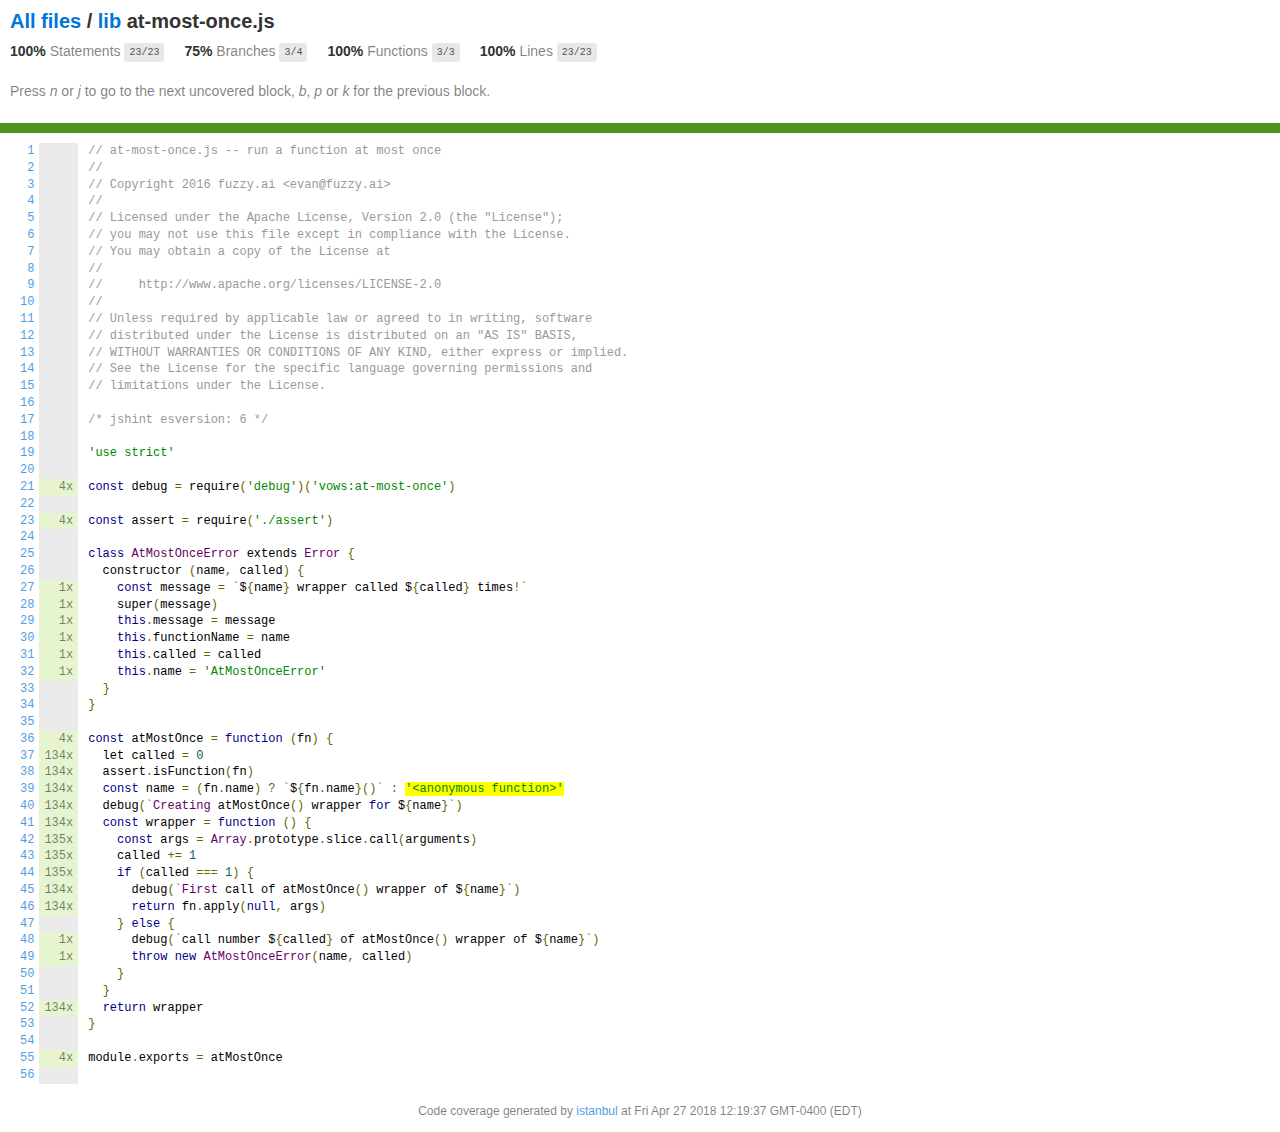
<file: node_modules/vows/coverage/lcov-report/lib/at-most-once.js.html>
<!doctype html>
<html lang="en">
<head>
    <title>Code coverage report for lib/at-most-once.js</title>
    <meta charset="utf-8" />
    <link rel="stylesheet" href="../prettify.css" />
    <link rel="stylesheet" href="../base.css" />
    <meta name="viewport" content="width=device-width, initial-scale=1">
    <style type='text/css'>
        .coverage-summary .sorter {
            background-image: url(../sort-arrow-sprite.png);
        }
    </style>
</head>
<body>
<div class='wrapper'>
  <div class='pad1'>
    <h1>
      <a href="../index.html">All files</a> / <a href="index.html">lib</a> at-most-once.js
    </h1>
    <div class='clearfix'>
      <div class='fl pad1y space-right2'>
        <span class="strong">100% </span>
        <span class="quiet">Statements</span>
        <span class='fraction'>23/23</span>
      </div>
      <div class='fl pad1y space-right2'>
        <span class="strong">75% </span>
        <span class="quiet">Branches</span>
        <span class='fraction'>3/4</span>
      </div>
      <div class='fl pad1y space-right2'>
        <span class="strong">100% </span>
        <span class="quiet">Functions</span>
        <span class='fraction'>3/3</span>
      </div>
      <div class='fl pad1y space-right2'>
        <span class="strong">100% </span>
        <span class="quiet">Lines</span>
        <span class='fraction'>23/23</span>
      </div>
    </div>
    <p class="quiet">
      Press <em>n</em> or <em>j</em> to go to the next uncovered block, <em>b</em>, <em>p</em> or <em>k</em> for the previous block.
    </p>
  </div>
  <div class='status-line high'></div>
<pre><table class="coverage">
<tr><td class="line-count quiet"><a name='L1'></a><a href='#L1'>1</a>
<a name='L2'></a><a href='#L2'>2</a>
<a name='L3'></a><a href='#L3'>3</a>
<a name='L4'></a><a href='#L4'>4</a>
<a name='L5'></a><a href='#L5'>5</a>
<a name='L6'></a><a href='#L6'>6</a>
<a name='L7'></a><a href='#L7'>7</a>
<a name='L8'></a><a href='#L8'>8</a>
<a name='L9'></a><a href='#L9'>9</a>
<a name='L10'></a><a href='#L10'>10</a>
<a name='L11'></a><a href='#L11'>11</a>
<a name='L12'></a><a href='#L12'>12</a>
<a name='L13'></a><a href='#L13'>13</a>
<a name='L14'></a><a href='#L14'>14</a>
<a name='L15'></a><a href='#L15'>15</a>
<a name='L16'></a><a href='#L16'>16</a>
<a name='L17'></a><a href='#L17'>17</a>
<a name='L18'></a><a href='#L18'>18</a>
<a name='L19'></a><a href='#L19'>19</a>
<a name='L20'></a><a href='#L20'>20</a>
<a name='L21'></a><a href='#L21'>21</a>
<a name='L22'></a><a href='#L22'>22</a>
<a name='L23'></a><a href='#L23'>23</a>
<a name='L24'></a><a href='#L24'>24</a>
<a name='L25'></a><a href='#L25'>25</a>
<a name='L26'></a><a href='#L26'>26</a>
<a name='L27'></a><a href='#L27'>27</a>
<a name='L28'></a><a href='#L28'>28</a>
<a name='L29'></a><a href='#L29'>29</a>
<a name='L30'></a><a href='#L30'>30</a>
<a name='L31'></a><a href='#L31'>31</a>
<a name='L32'></a><a href='#L32'>32</a>
<a name='L33'></a><a href='#L33'>33</a>
<a name='L34'></a><a href='#L34'>34</a>
<a name='L35'></a><a href='#L35'>35</a>
<a name='L36'></a><a href='#L36'>36</a>
<a name='L37'></a><a href='#L37'>37</a>
<a name='L38'></a><a href='#L38'>38</a>
<a name='L39'></a><a href='#L39'>39</a>
<a name='L40'></a><a href='#L40'>40</a>
<a name='L41'></a><a href='#L41'>41</a>
<a name='L42'></a><a href='#L42'>42</a>
<a name='L43'></a><a href='#L43'>43</a>
<a name='L44'></a><a href='#L44'>44</a>
<a name='L45'></a><a href='#L45'>45</a>
<a name='L46'></a><a href='#L46'>46</a>
<a name='L47'></a><a href='#L47'>47</a>
<a name='L48'></a><a href='#L48'>48</a>
<a name='L49'></a><a href='#L49'>49</a>
<a name='L50'></a><a href='#L50'>50</a>
<a name='L51'></a><a href='#L51'>51</a>
<a name='L52'></a><a href='#L52'>52</a>
<a name='L53'></a><a href='#L53'>53</a>
<a name='L54'></a><a href='#L54'>54</a>
<a name='L55'></a><a href='#L55'>55</a>
<a name='L56'></a><a href='#L56'>56</a></td><td class="line-coverage quiet"><span class="cline-any cline-neutral">&nbsp;</span>
<span class="cline-any cline-neutral">&nbsp;</span>
<span class="cline-any cline-neutral">&nbsp;</span>
<span class="cline-any cline-neutral">&nbsp;</span>
<span class="cline-any cline-neutral">&nbsp;</span>
<span class="cline-any cline-neutral">&nbsp;</span>
<span class="cline-any cline-neutral">&nbsp;</span>
<span class="cline-any cline-neutral">&nbsp;</span>
<span class="cline-any cline-neutral">&nbsp;</span>
<span class="cline-any cline-neutral">&nbsp;</span>
<span class="cline-any cline-neutral">&nbsp;</span>
<span class="cline-any cline-neutral">&nbsp;</span>
<span class="cline-any cline-neutral">&nbsp;</span>
<span class="cline-any cline-neutral">&nbsp;</span>
<span class="cline-any cline-neutral">&nbsp;</span>
<span class="cline-any cline-neutral">&nbsp;</span>
<span class="cline-any cline-neutral">&nbsp;</span>
<span class="cline-any cline-neutral">&nbsp;</span>
<span class="cline-any cline-neutral">&nbsp;</span>
<span class="cline-any cline-neutral">&nbsp;</span>
<span class="cline-any cline-yes">4x</span>
<span class="cline-any cline-neutral">&nbsp;</span>
<span class="cline-any cline-yes">4x</span>
<span class="cline-any cline-neutral">&nbsp;</span>
<span class="cline-any cline-neutral">&nbsp;</span>
<span class="cline-any cline-neutral">&nbsp;</span>
<span class="cline-any cline-yes">1x</span>
<span class="cline-any cline-yes">1x</span>
<span class="cline-any cline-yes">1x</span>
<span class="cline-any cline-yes">1x</span>
<span class="cline-any cline-yes">1x</span>
<span class="cline-any cline-yes">1x</span>
<span class="cline-any cline-neutral">&nbsp;</span>
<span class="cline-any cline-neutral">&nbsp;</span>
<span class="cline-any cline-neutral">&nbsp;</span>
<span class="cline-any cline-yes">4x</span>
<span class="cline-any cline-yes">134x</span>
<span class="cline-any cline-yes">134x</span>
<span class="cline-any cline-yes">134x</span>
<span class="cline-any cline-yes">134x</span>
<span class="cline-any cline-yes">134x</span>
<span class="cline-any cline-yes">135x</span>
<span class="cline-any cline-yes">135x</span>
<span class="cline-any cline-yes">135x</span>
<span class="cline-any cline-yes">134x</span>
<span class="cline-any cline-yes">134x</span>
<span class="cline-any cline-neutral">&nbsp;</span>
<span class="cline-any cline-yes">1x</span>
<span class="cline-any cline-yes">1x</span>
<span class="cline-any cline-neutral">&nbsp;</span>
<span class="cline-any cline-neutral">&nbsp;</span>
<span class="cline-any cline-yes">134x</span>
<span class="cline-any cline-neutral">&nbsp;</span>
<span class="cline-any cline-neutral">&nbsp;</span>
<span class="cline-any cline-yes">4x</span>
<span class="cline-any cline-neutral">&nbsp;</span></td><td class="text"><pre class="prettyprint lang-js">// at-most-once.js -- run a function at most once
//
// Copyright 2016 fuzzy.ai &lt;evan@fuzzy.ai&gt;
//
// Licensed under the Apache License, Version 2.0 (the "License");
// you may not use this file except in compliance with the License.
// You may obtain a copy of the License at
//
//     http://www.apache.org/licenses/LICENSE-2.0
//
// Unless required by applicable law or agreed to in writing, software
// distributed under the License is distributed on an "AS IS" BASIS,
// WITHOUT WARRANTIES OR CONDITIONS OF ANY KIND, either express or implied.
// See the License for the specific language governing permissions and
// limitations under the License.
&nbsp;
/* jshint esversion: 6 */
&nbsp;
'use strict'
&nbsp;
const debug = require('debug')('vows:at-most-once')
&nbsp;
const assert = require('./assert')
&nbsp;
class AtMostOnceError extends Error {
  constructor (name, called) {
    const message = `${name} wrapper called ${called} times!`
    super(message)
    this.message = message
    this.functionName = name
    this.called = called
    this.name = 'AtMostOnceError'
  }
}
&nbsp;
const atMostOnce = function (fn) {
  let called = 0
  assert.isFunction(fn)
  const name = (fn.name) ? `${fn.name}()` : <span class="branch-1 cbranch-no" title="branch not covered" >'&lt;anonymous function&gt;'</span>
  debug(`Creating atMostOnce() wrapper for ${name}`)
  const wrapper = function () {
    const args = Array.prototype.slice.call(arguments)
    called += 1
    if (called === 1) {
      debug(`First call of atMostOnce() wrapper of ${name}`)
      return fn.apply(null, args)
    } else {
      debug(`call number ${called} of atMostOnce() wrapper of ${name}`)
      throw new AtMostOnceError(name, called)
    }
  }
  return wrapper
}
&nbsp;
module.exports = atMostOnce
&nbsp;</pre></td></tr>
</table></pre>
<div class='push'></div><!-- for sticky footer -->
</div><!-- /wrapper -->
<div class='footer quiet pad2 space-top1 center small'>
  Code coverage
  generated by <a href="https://istanbul.js.org/" target="_blank">istanbul</a> at Fri Apr 27 2018 12:19:37 GMT-0400 (EDT)
</div>
</div>
<script src="../prettify.js"></script>
<script>
window.onload = function () {
        if (typeof prettyPrint === 'function') {
            prettyPrint();
        }
};
</script>
<script src="../sorter.js"></script>
<script src="../block-navigation.js"></script>
</body>
</html>
</file>
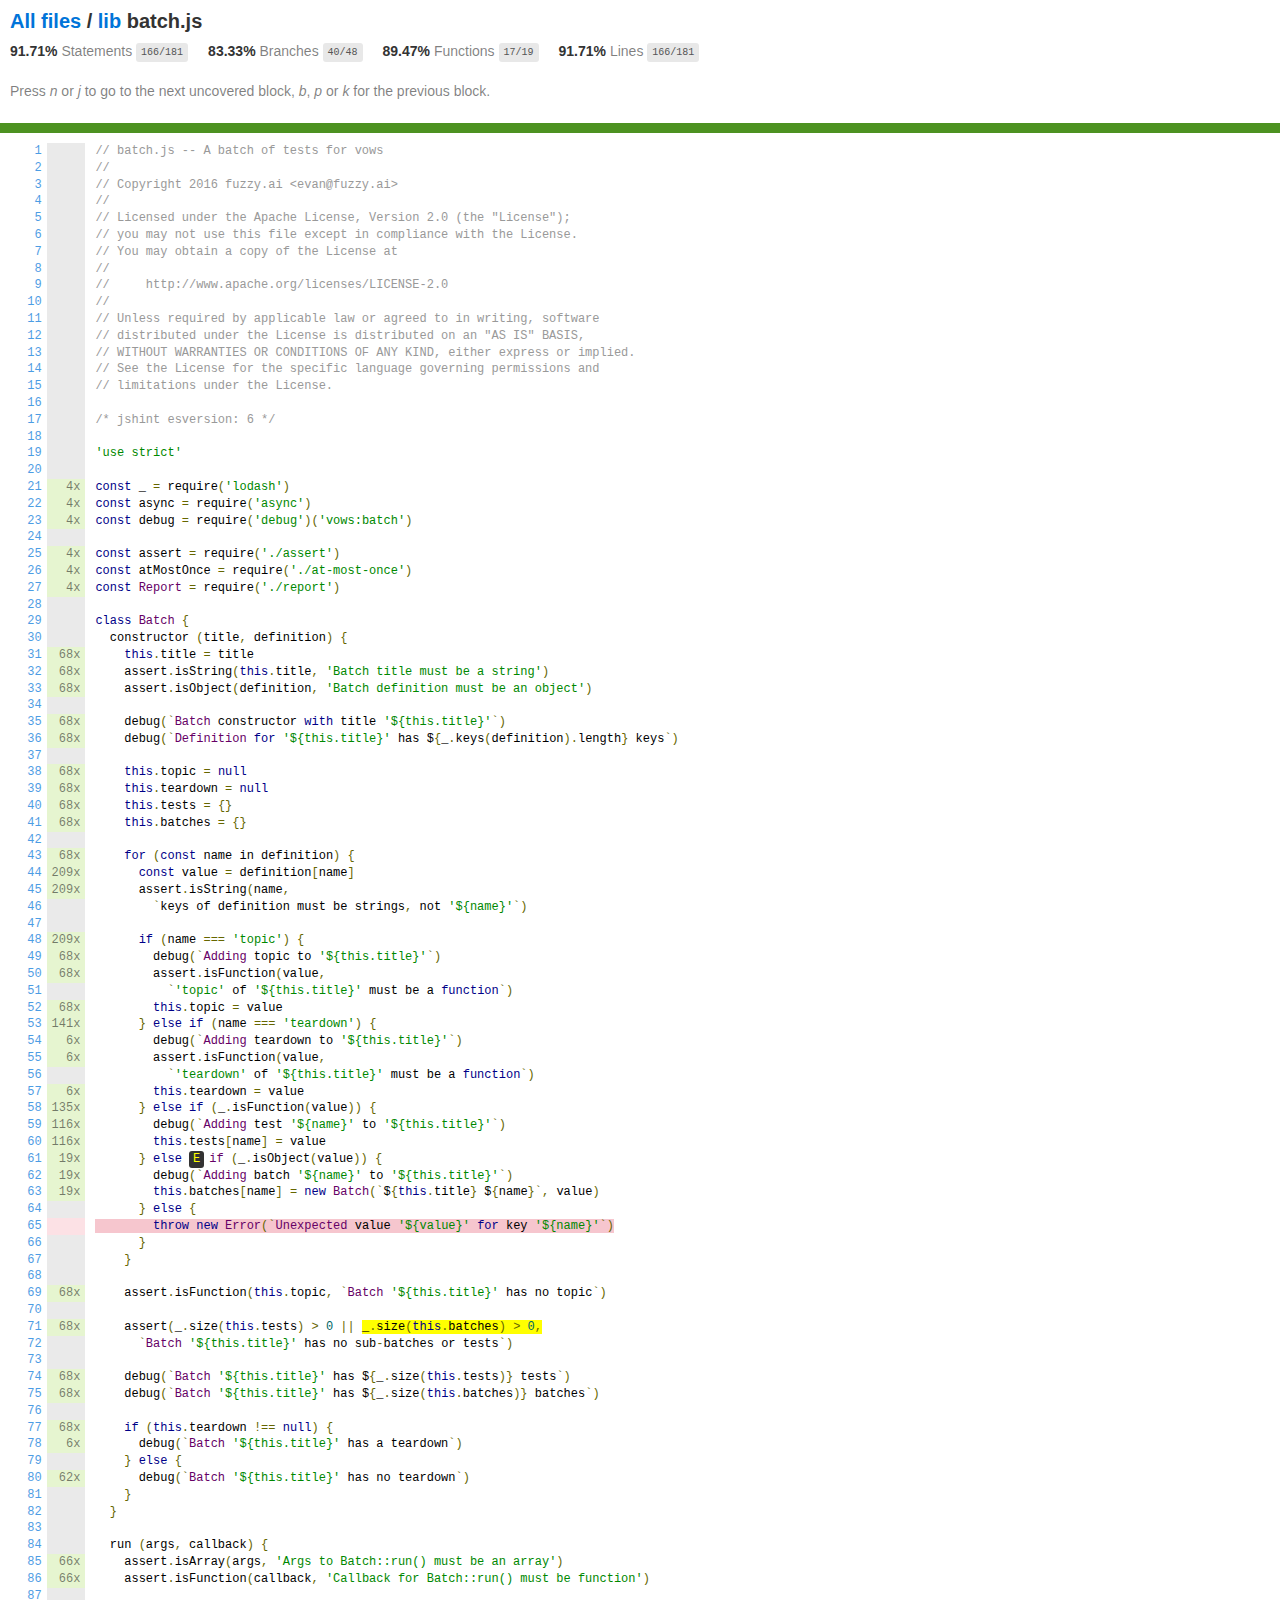
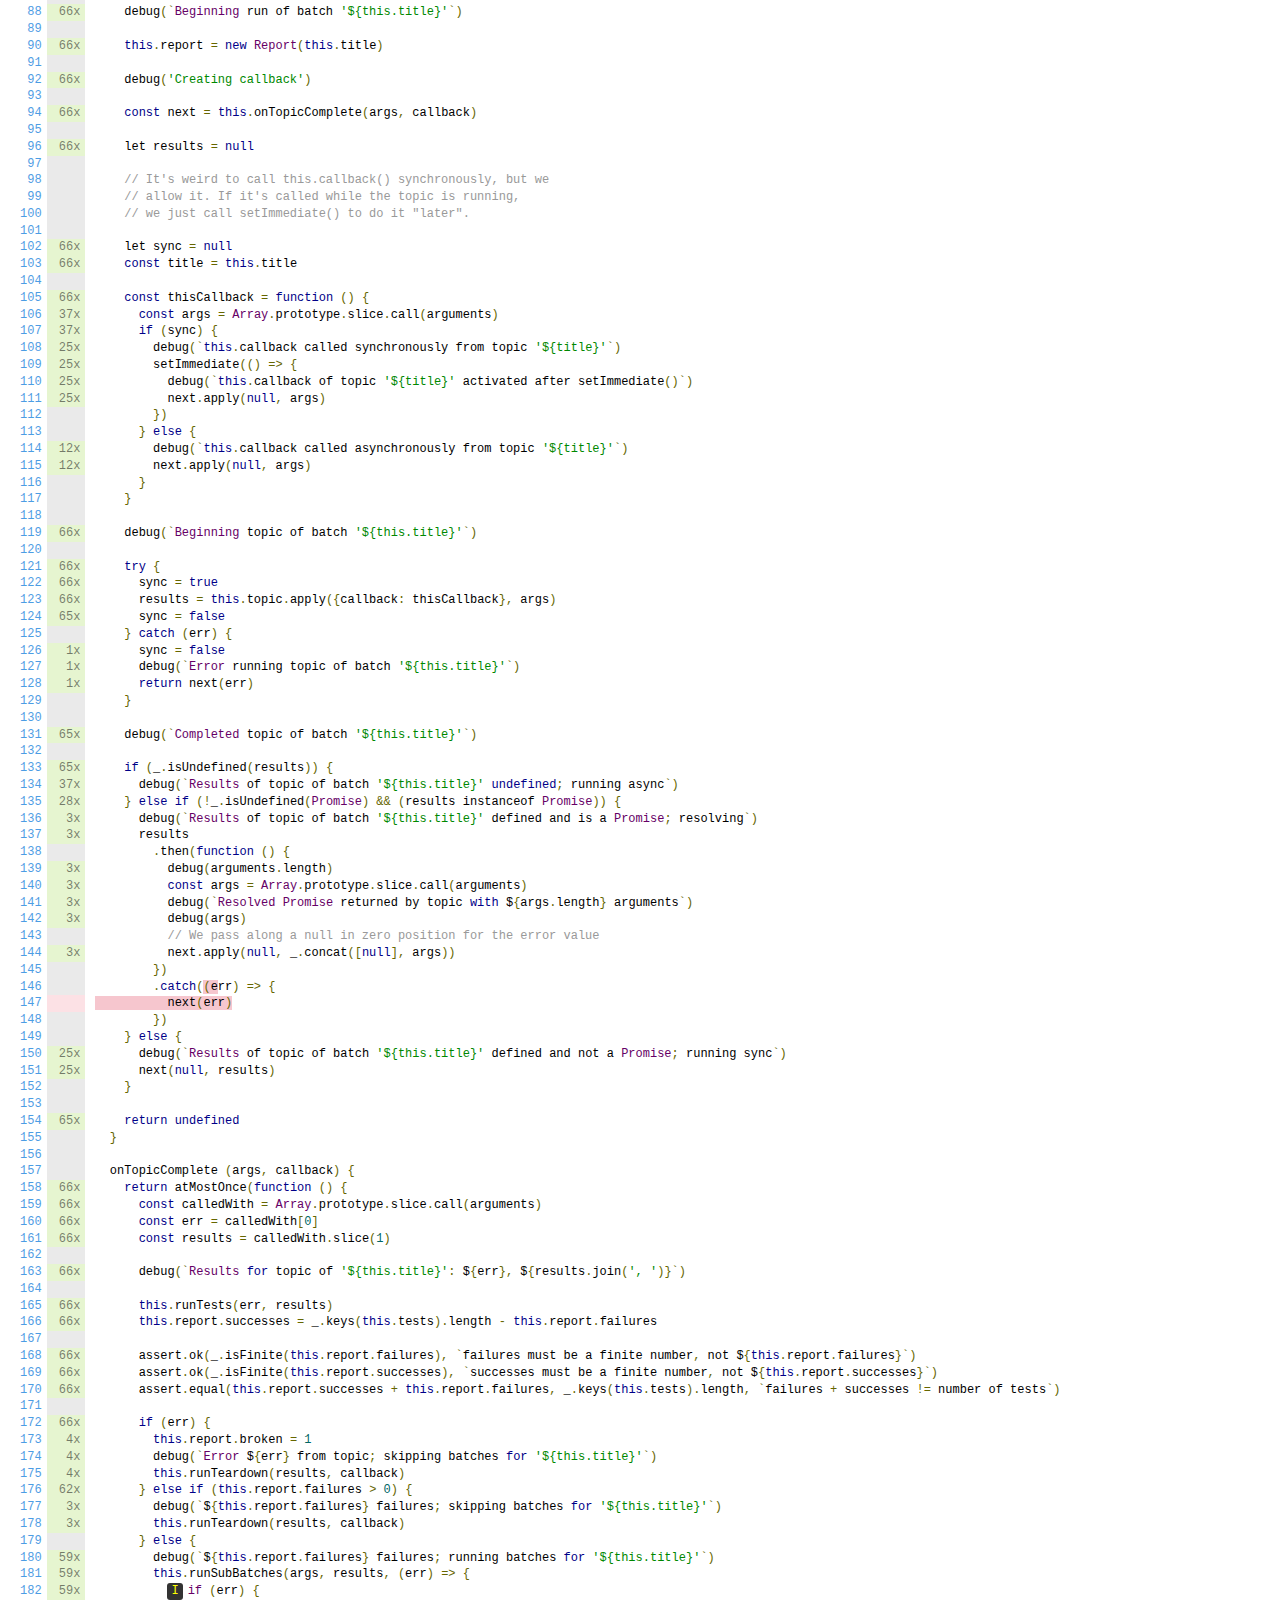
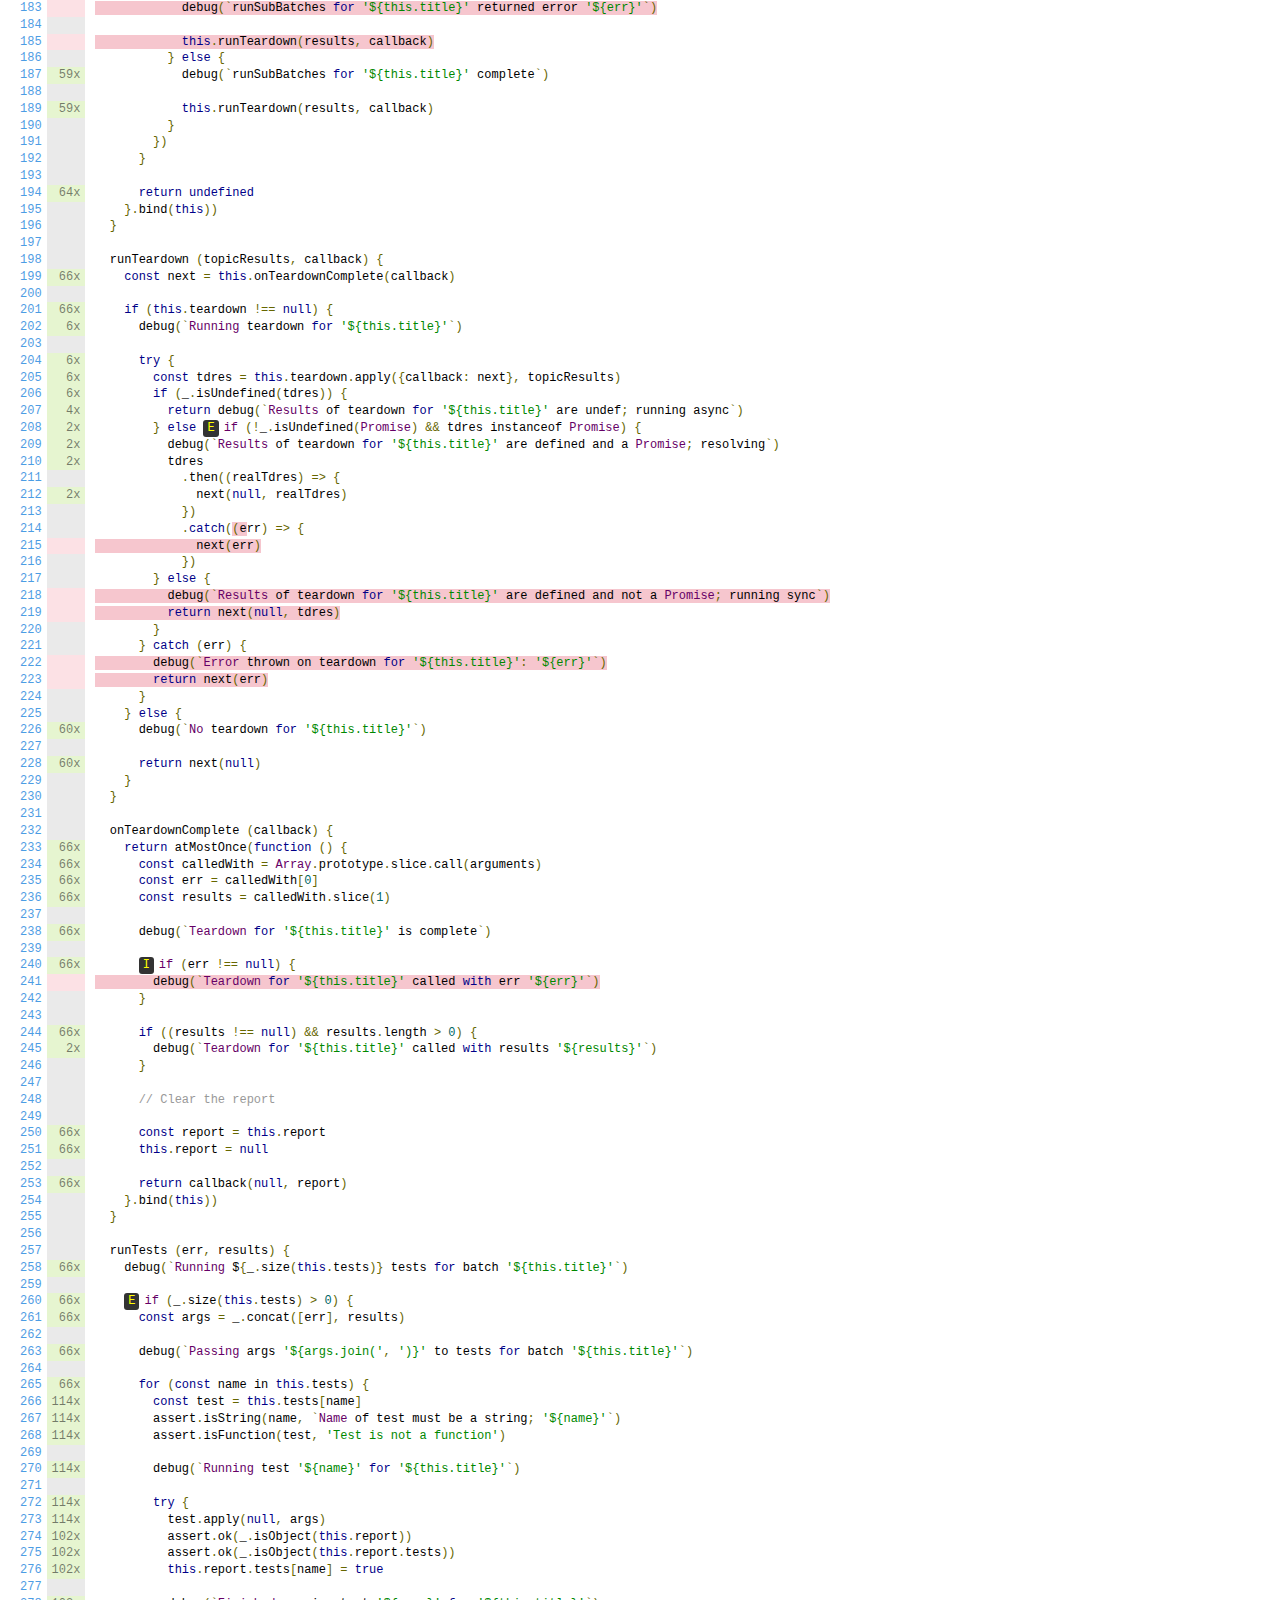
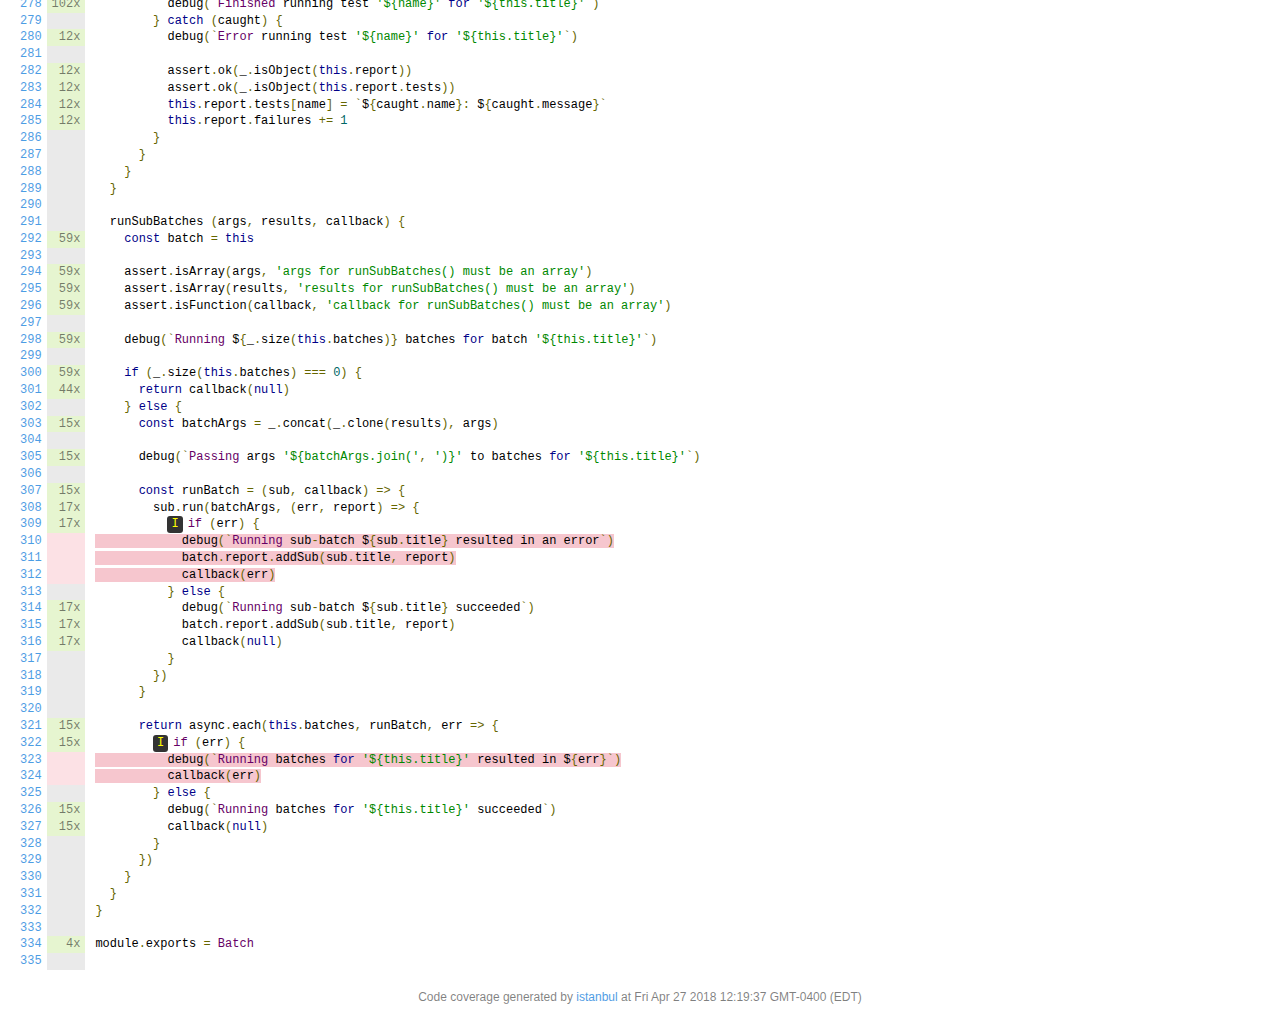
<file: node_modules/vows/coverage/lcov-report/lib/batch.js.html>
<!doctype html>
<html lang="en">
<head>
    <title>Code coverage report for lib/batch.js</title>
    <meta charset="utf-8" />
    <link rel="stylesheet" href="../prettify.css" />
    <link rel="stylesheet" href="../base.css" />
    <meta name="viewport" content="width=device-width, initial-scale=1">
    <style type='text/css'>
        .coverage-summary .sorter {
            background-image: url(../sort-arrow-sprite.png);
        }
    </style>
</head>
<body>
<div class='wrapper'>
  <div class='pad1'>
    <h1>
      <a href="../index.html">All files</a> / <a href="index.html">lib</a> batch.js
    </h1>
    <div class='clearfix'>
      <div class='fl pad1y space-right2'>
        <span class="strong">91.71% </span>
        <span class="quiet">Statements</span>
        <span class='fraction'>166/181</span>
      </div>
      <div class='fl pad1y space-right2'>
        <span class="strong">83.33% </span>
        <span class="quiet">Branches</span>
        <span class='fraction'>40/48</span>
      </div>
      <div class='fl pad1y space-right2'>
        <span class="strong">89.47% </span>
        <span class="quiet">Functions</span>
        <span class='fraction'>17/19</span>
      </div>
      <div class='fl pad1y space-right2'>
        <span class="strong">91.71% </span>
        <span class="quiet">Lines</span>
        <span class='fraction'>166/181</span>
      </div>
    </div>
    <p class="quiet">
      Press <em>n</em> or <em>j</em> to go to the next uncovered block, <em>b</em>, <em>p</em> or <em>k</em> for the previous block.
    </p>
  </div>
  <div class='status-line high'></div>
<pre><table class="coverage">
<tr><td class="line-count quiet"><a name='L1'></a><a href='#L1'>1</a>
<a name='L2'></a><a href='#L2'>2</a>
<a name='L3'></a><a href='#L3'>3</a>
<a name='L4'></a><a href='#L4'>4</a>
<a name='L5'></a><a href='#L5'>5</a>
<a name='L6'></a><a href='#L6'>6</a>
<a name='L7'></a><a href='#L7'>7</a>
<a name='L8'></a><a href='#L8'>8</a>
<a name='L9'></a><a href='#L9'>9</a>
<a name='L10'></a><a href='#L10'>10</a>
<a name='L11'></a><a href='#L11'>11</a>
<a name='L12'></a><a href='#L12'>12</a>
<a name='L13'></a><a href='#L13'>13</a>
<a name='L14'></a><a href='#L14'>14</a>
<a name='L15'></a><a href='#L15'>15</a>
<a name='L16'></a><a href='#L16'>16</a>
<a name='L17'></a><a href='#L17'>17</a>
<a name='L18'></a><a href='#L18'>18</a>
<a name='L19'></a><a href='#L19'>19</a>
<a name='L20'></a><a href='#L20'>20</a>
<a name='L21'></a><a href='#L21'>21</a>
<a name='L22'></a><a href='#L22'>22</a>
<a name='L23'></a><a href='#L23'>23</a>
<a name='L24'></a><a href='#L24'>24</a>
<a name='L25'></a><a href='#L25'>25</a>
<a name='L26'></a><a href='#L26'>26</a>
<a name='L27'></a><a href='#L27'>27</a>
<a name='L28'></a><a href='#L28'>28</a>
<a name='L29'></a><a href='#L29'>29</a>
<a name='L30'></a><a href='#L30'>30</a>
<a name='L31'></a><a href='#L31'>31</a>
<a name='L32'></a><a href='#L32'>32</a>
<a name='L33'></a><a href='#L33'>33</a>
<a name='L34'></a><a href='#L34'>34</a>
<a name='L35'></a><a href='#L35'>35</a>
<a name='L36'></a><a href='#L36'>36</a>
<a name='L37'></a><a href='#L37'>37</a>
<a name='L38'></a><a href='#L38'>38</a>
<a name='L39'></a><a href='#L39'>39</a>
<a name='L40'></a><a href='#L40'>40</a>
<a name='L41'></a><a href='#L41'>41</a>
<a name='L42'></a><a href='#L42'>42</a>
<a name='L43'></a><a href='#L43'>43</a>
<a name='L44'></a><a href='#L44'>44</a>
<a name='L45'></a><a href='#L45'>45</a>
<a name='L46'></a><a href='#L46'>46</a>
<a name='L47'></a><a href='#L47'>47</a>
<a name='L48'></a><a href='#L48'>48</a>
<a name='L49'></a><a href='#L49'>49</a>
<a name='L50'></a><a href='#L50'>50</a>
<a name='L51'></a><a href='#L51'>51</a>
<a name='L52'></a><a href='#L52'>52</a>
<a name='L53'></a><a href='#L53'>53</a>
<a name='L54'></a><a href='#L54'>54</a>
<a name='L55'></a><a href='#L55'>55</a>
<a name='L56'></a><a href='#L56'>56</a>
<a name='L57'></a><a href='#L57'>57</a>
<a name='L58'></a><a href='#L58'>58</a>
<a name='L59'></a><a href='#L59'>59</a>
<a name='L60'></a><a href='#L60'>60</a>
<a name='L61'></a><a href='#L61'>61</a>
<a name='L62'></a><a href='#L62'>62</a>
<a name='L63'></a><a href='#L63'>63</a>
<a name='L64'></a><a href='#L64'>64</a>
<a name='L65'></a><a href='#L65'>65</a>
<a name='L66'></a><a href='#L66'>66</a>
<a name='L67'></a><a href='#L67'>67</a>
<a name='L68'></a><a href='#L68'>68</a>
<a name='L69'></a><a href='#L69'>69</a>
<a name='L70'></a><a href='#L70'>70</a>
<a name='L71'></a><a href='#L71'>71</a>
<a name='L72'></a><a href='#L72'>72</a>
<a name='L73'></a><a href='#L73'>73</a>
<a name='L74'></a><a href='#L74'>74</a>
<a name='L75'></a><a href='#L75'>75</a>
<a name='L76'></a><a href='#L76'>76</a>
<a name='L77'></a><a href='#L77'>77</a>
<a name='L78'></a><a href='#L78'>78</a>
<a name='L79'></a><a href='#L79'>79</a>
<a name='L80'></a><a href='#L80'>80</a>
<a name='L81'></a><a href='#L81'>81</a>
<a name='L82'></a><a href='#L82'>82</a>
<a name='L83'></a><a href='#L83'>83</a>
<a name='L84'></a><a href='#L84'>84</a>
<a name='L85'></a><a href='#L85'>85</a>
<a name='L86'></a><a href='#L86'>86</a>
<a name='L87'></a><a href='#L87'>87</a>
<a name='L88'></a><a href='#L88'>88</a>
<a name='L89'></a><a href='#L89'>89</a>
<a name='L90'></a><a href='#L90'>90</a>
<a name='L91'></a><a href='#L91'>91</a>
<a name='L92'></a><a href='#L92'>92</a>
<a name='L93'></a><a href='#L93'>93</a>
<a name='L94'></a><a href='#L94'>94</a>
<a name='L95'></a><a href='#L95'>95</a>
<a name='L96'></a><a href='#L96'>96</a>
<a name='L97'></a><a href='#L97'>97</a>
<a name='L98'></a><a href='#L98'>98</a>
<a name='L99'></a><a href='#L99'>99</a>
<a name='L100'></a><a href='#L100'>100</a>
<a name='L101'></a><a href='#L101'>101</a>
<a name='L102'></a><a href='#L102'>102</a>
<a name='L103'></a><a href='#L103'>103</a>
<a name='L104'></a><a href='#L104'>104</a>
<a name='L105'></a><a href='#L105'>105</a>
<a name='L106'></a><a href='#L106'>106</a>
<a name='L107'></a><a href='#L107'>107</a>
<a name='L108'></a><a href='#L108'>108</a>
<a name='L109'></a><a href='#L109'>109</a>
<a name='L110'></a><a href='#L110'>110</a>
<a name='L111'></a><a href='#L111'>111</a>
<a name='L112'></a><a href='#L112'>112</a>
<a name='L113'></a><a href='#L113'>113</a>
<a name='L114'></a><a href='#L114'>114</a>
<a name='L115'></a><a href='#L115'>115</a>
<a name='L116'></a><a href='#L116'>116</a>
<a name='L117'></a><a href='#L117'>117</a>
<a name='L118'></a><a href='#L118'>118</a>
<a name='L119'></a><a href='#L119'>119</a>
<a name='L120'></a><a href='#L120'>120</a>
<a name='L121'></a><a href='#L121'>121</a>
<a name='L122'></a><a href='#L122'>122</a>
<a name='L123'></a><a href='#L123'>123</a>
<a name='L124'></a><a href='#L124'>124</a>
<a name='L125'></a><a href='#L125'>125</a>
<a name='L126'></a><a href='#L126'>126</a>
<a name='L127'></a><a href='#L127'>127</a>
<a name='L128'></a><a href='#L128'>128</a>
<a name='L129'></a><a href='#L129'>129</a>
<a name='L130'></a><a href='#L130'>130</a>
<a name='L131'></a><a href='#L131'>131</a>
<a name='L132'></a><a href='#L132'>132</a>
<a name='L133'></a><a href='#L133'>133</a>
<a name='L134'></a><a href='#L134'>134</a>
<a name='L135'></a><a href='#L135'>135</a>
<a name='L136'></a><a href='#L136'>136</a>
<a name='L137'></a><a href='#L137'>137</a>
<a name='L138'></a><a href='#L138'>138</a>
<a name='L139'></a><a href='#L139'>139</a>
<a name='L140'></a><a href='#L140'>140</a>
<a name='L141'></a><a href='#L141'>141</a>
<a name='L142'></a><a href='#L142'>142</a>
<a name='L143'></a><a href='#L143'>143</a>
<a name='L144'></a><a href='#L144'>144</a>
<a name='L145'></a><a href='#L145'>145</a>
<a name='L146'></a><a href='#L146'>146</a>
<a name='L147'></a><a href='#L147'>147</a>
<a name='L148'></a><a href='#L148'>148</a>
<a name='L149'></a><a href='#L149'>149</a>
<a name='L150'></a><a href='#L150'>150</a>
<a name='L151'></a><a href='#L151'>151</a>
<a name='L152'></a><a href='#L152'>152</a>
<a name='L153'></a><a href='#L153'>153</a>
<a name='L154'></a><a href='#L154'>154</a>
<a name='L155'></a><a href='#L155'>155</a>
<a name='L156'></a><a href='#L156'>156</a>
<a name='L157'></a><a href='#L157'>157</a>
<a name='L158'></a><a href='#L158'>158</a>
<a name='L159'></a><a href='#L159'>159</a>
<a name='L160'></a><a href='#L160'>160</a>
<a name='L161'></a><a href='#L161'>161</a>
<a name='L162'></a><a href='#L162'>162</a>
<a name='L163'></a><a href='#L163'>163</a>
<a name='L164'></a><a href='#L164'>164</a>
<a name='L165'></a><a href='#L165'>165</a>
<a name='L166'></a><a href='#L166'>166</a>
<a name='L167'></a><a href='#L167'>167</a>
<a name='L168'></a><a href='#L168'>168</a>
<a name='L169'></a><a href='#L169'>169</a>
<a name='L170'></a><a href='#L170'>170</a>
<a name='L171'></a><a href='#L171'>171</a>
<a name='L172'></a><a href='#L172'>172</a>
<a name='L173'></a><a href='#L173'>173</a>
<a name='L174'></a><a href='#L174'>174</a>
<a name='L175'></a><a href='#L175'>175</a>
<a name='L176'></a><a href='#L176'>176</a>
<a name='L177'></a><a href='#L177'>177</a>
<a name='L178'></a><a href='#L178'>178</a>
<a name='L179'></a><a href='#L179'>179</a>
<a name='L180'></a><a href='#L180'>180</a>
<a name='L181'></a><a href='#L181'>181</a>
<a name='L182'></a><a href='#L182'>182</a>
<a name='L183'></a><a href='#L183'>183</a>
<a name='L184'></a><a href='#L184'>184</a>
<a name='L185'></a><a href='#L185'>185</a>
<a name='L186'></a><a href='#L186'>186</a>
<a name='L187'></a><a href='#L187'>187</a>
<a name='L188'></a><a href='#L188'>188</a>
<a name='L189'></a><a href='#L189'>189</a>
<a name='L190'></a><a href='#L190'>190</a>
<a name='L191'></a><a href='#L191'>191</a>
<a name='L192'></a><a href='#L192'>192</a>
<a name='L193'></a><a href='#L193'>193</a>
<a name='L194'></a><a href='#L194'>194</a>
<a name='L195'></a><a href='#L195'>195</a>
<a name='L196'></a><a href='#L196'>196</a>
<a name='L197'></a><a href='#L197'>197</a>
<a name='L198'></a><a href='#L198'>198</a>
<a name='L199'></a><a href='#L199'>199</a>
<a name='L200'></a><a href='#L200'>200</a>
<a name='L201'></a><a href='#L201'>201</a>
<a name='L202'></a><a href='#L202'>202</a>
<a name='L203'></a><a href='#L203'>203</a>
<a name='L204'></a><a href='#L204'>204</a>
<a name='L205'></a><a href='#L205'>205</a>
<a name='L206'></a><a href='#L206'>206</a>
<a name='L207'></a><a href='#L207'>207</a>
<a name='L208'></a><a href='#L208'>208</a>
<a name='L209'></a><a href='#L209'>209</a>
<a name='L210'></a><a href='#L210'>210</a>
<a name='L211'></a><a href='#L211'>211</a>
<a name='L212'></a><a href='#L212'>212</a>
<a name='L213'></a><a href='#L213'>213</a>
<a name='L214'></a><a href='#L214'>214</a>
<a name='L215'></a><a href='#L215'>215</a>
<a name='L216'></a><a href='#L216'>216</a>
<a name='L217'></a><a href='#L217'>217</a>
<a name='L218'></a><a href='#L218'>218</a>
<a name='L219'></a><a href='#L219'>219</a>
<a name='L220'></a><a href='#L220'>220</a>
<a name='L221'></a><a href='#L221'>221</a>
<a name='L222'></a><a href='#L222'>222</a>
<a name='L223'></a><a href='#L223'>223</a>
<a name='L224'></a><a href='#L224'>224</a>
<a name='L225'></a><a href='#L225'>225</a>
<a name='L226'></a><a href='#L226'>226</a>
<a name='L227'></a><a href='#L227'>227</a>
<a name='L228'></a><a href='#L228'>228</a>
<a name='L229'></a><a href='#L229'>229</a>
<a name='L230'></a><a href='#L230'>230</a>
<a name='L231'></a><a href='#L231'>231</a>
<a name='L232'></a><a href='#L232'>232</a>
<a name='L233'></a><a href='#L233'>233</a>
<a name='L234'></a><a href='#L234'>234</a>
<a name='L235'></a><a href='#L235'>235</a>
<a name='L236'></a><a href='#L236'>236</a>
<a name='L237'></a><a href='#L237'>237</a>
<a name='L238'></a><a href='#L238'>238</a>
<a name='L239'></a><a href='#L239'>239</a>
<a name='L240'></a><a href='#L240'>240</a>
<a name='L241'></a><a href='#L241'>241</a>
<a name='L242'></a><a href='#L242'>242</a>
<a name='L243'></a><a href='#L243'>243</a>
<a name='L244'></a><a href='#L244'>244</a>
<a name='L245'></a><a href='#L245'>245</a>
<a name='L246'></a><a href='#L246'>246</a>
<a name='L247'></a><a href='#L247'>247</a>
<a name='L248'></a><a href='#L248'>248</a>
<a name='L249'></a><a href='#L249'>249</a>
<a name='L250'></a><a href='#L250'>250</a>
<a name='L251'></a><a href='#L251'>251</a>
<a name='L252'></a><a href='#L252'>252</a>
<a name='L253'></a><a href='#L253'>253</a>
<a name='L254'></a><a href='#L254'>254</a>
<a name='L255'></a><a href='#L255'>255</a>
<a name='L256'></a><a href='#L256'>256</a>
<a name='L257'></a><a href='#L257'>257</a>
<a name='L258'></a><a href='#L258'>258</a>
<a name='L259'></a><a href='#L259'>259</a>
<a name='L260'></a><a href='#L260'>260</a>
<a name='L261'></a><a href='#L261'>261</a>
<a name='L262'></a><a href='#L262'>262</a>
<a name='L263'></a><a href='#L263'>263</a>
<a name='L264'></a><a href='#L264'>264</a>
<a name='L265'></a><a href='#L265'>265</a>
<a name='L266'></a><a href='#L266'>266</a>
<a name='L267'></a><a href='#L267'>267</a>
<a name='L268'></a><a href='#L268'>268</a>
<a name='L269'></a><a href='#L269'>269</a>
<a name='L270'></a><a href='#L270'>270</a>
<a name='L271'></a><a href='#L271'>271</a>
<a name='L272'></a><a href='#L272'>272</a>
<a name='L273'></a><a href='#L273'>273</a>
<a name='L274'></a><a href='#L274'>274</a>
<a name='L275'></a><a href='#L275'>275</a>
<a name='L276'></a><a href='#L276'>276</a>
<a name='L277'></a><a href='#L277'>277</a>
<a name='L278'></a><a href='#L278'>278</a>
<a name='L279'></a><a href='#L279'>279</a>
<a name='L280'></a><a href='#L280'>280</a>
<a name='L281'></a><a href='#L281'>281</a>
<a name='L282'></a><a href='#L282'>282</a>
<a name='L283'></a><a href='#L283'>283</a>
<a name='L284'></a><a href='#L284'>284</a>
<a name='L285'></a><a href='#L285'>285</a>
<a name='L286'></a><a href='#L286'>286</a>
<a name='L287'></a><a href='#L287'>287</a>
<a name='L288'></a><a href='#L288'>288</a>
<a name='L289'></a><a href='#L289'>289</a>
<a name='L290'></a><a href='#L290'>290</a>
<a name='L291'></a><a href='#L291'>291</a>
<a name='L292'></a><a href='#L292'>292</a>
<a name='L293'></a><a href='#L293'>293</a>
<a name='L294'></a><a href='#L294'>294</a>
<a name='L295'></a><a href='#L295'>295</a>
<a name='L296'></a><a href='#L296'>296</a>
<a name='L297'></a><a href='#L297'>297</a>
<a name='L298'></a><a href='#L298'>298</a>
<a name='L299'></a><a href='#L299'>299</a>
<a name='L300'></a><a href='#L300'>300</a>
<a name='L301'></a><a href='#L301'>301</a>
<a name='L302'></a><a href='#L302'>302</a>
<a name='L303'></a><a href='#L303'>303</a>
<a name='L304'></a><a href='#L304'>304</a>
<a name='L305'></a><a href='#L305'>305</a>
<a name='L306'></a><a href='#L306'>306</a>
<a name='L307'></a><a href='#L307'>307</a>
<a name='L308'></a><a href='#L308'>308</a>
<a name='L309'></a><a href='#L309'>309</a>
<a name='L310'></a><a href='#L310'>310</a>
<a name='L311'></a><a href='#L311'>311</a>
<a name='L312'></a><a href='#L312'>312</a>
<a name='L313'></a><a href='#L313'>313</a>
<a name='L314'></a><a href='#L314'>314</a>
<a name='L315'></a><a href='#L315'>315</a>
<a name='L316'></a><a href='#L316'>316</a>
<a name='L317'></a><a href='#L317'>317</a>
<a name='L318'></a><a href='#L318'>318</a>
<a name='L319'></a><a href='#L319'>319</a>
<a name='L320'></a><a href='#L320'>320</a>
<a name='L321'></a><a href='#L321'>321</a>
<a name='L322'></a><a href='#L322'>322</a>
<a name='L323'></a><a href='#L323'>323</a>
<a name='L324'></a><a href='#L324'>324</a>
<a name='L325'></a><a href='#L325'>325</a>
<a name='L326'></a><a href='#L326'>326</a>
<a name='L327'></a><a href='#L327'>327</a>
<a name='L328'></a><a href='#L328'>328</a>
<a name='L329'></a><a href='#L329'>329</a>
<a name='L330'></a><a href='#L330'>330</a>
<a name='L331'></a><a href='#L331'>331</a>
<a name='L332'></a><a href='#L332'>332</a>
<a name='L333'></a><a href='#L333'>333</a>
<a name='L334'></a><a href='#L334'>334</a>
<a name='L335'></a><a href='#L335'>335</a></td><td class="line-coverage quiet"><span class="cline-any cline-neutral">&nbsp;</span>
<span class="cline-any cline-neutral">&nbsp;</span>
<span class="cline-any cline-neutral">&nbsp;</span>
<span class="cline-any cline-neutral">&nbsp;</span>
<span class="cline-any cline-neutral">&nbsp;</span>
<span class="cline-any cline-neutral">&nbsp;</span>
<span class="cline-any cline-neutral">&nbsp;</span>
<span class="cline-any cline-neutral">&nbsp;</span>
<span class="cline-any cline-neutral">&nbsp;</span>
<span class="cline-any cline-neutral">&nbsp;</span>
<span class="cline-any cline-neutral">&nbsp;</span>
<span class="cline-any cline-neutral">&nbsp;</span>
<span class="cline-any cline-neutral">&nbsp;</span>
<span class="cline-any cline-neutral">&nbsp;</span>
<span class="cline-any cline-neutral">&nbsp;</span>
<span class="cline-any cline-neutral">&nbsp;</span>
<span class="cline-any cline-neutral">&nbsp;</span>
<span class="cline-any cline-neutral">&nbsp;</span>
<span class="cline-any cline-neutral">&nbsp;</span>
<span class="cline-any cline-neutral">&nbsp;</span>
<span class="cline-any cline-yes">4x</span>
<span class="cline-any cline-yes">4x</span>
<span class="cline-any cline-yes">4x</span>
<span class="cline-any cline-neutral">&nbsp;</span>
<span class="cline-any cline-yes">4x</span>
<span class="cline-any cline-yes">4x</span>
<span class="cline-any cline-yes">4x</span>
<span class="cline-any cline-neutral">&nbsp;</span>
<span class="cline-any cline-neutral">&nbsp;</span>
<span class="cline-any cline-neutral">&nbsp;</span>
<span class="cline-any cline-yes">68x</span>
<span class="cline-any cline-yes">68x</span>
<span class="cline-any cline-yes">68x</span>
<span class="cline-any cline-neutral">&nbsp;</span>
<span class="cline-any cline-yes">68x</span>
<span class="cline-any cline-yes">68x</span>
<span class="cline-any cline-neutral">&nbsp;</span>
<span class="cline-any cline-yes">68x</span>
<span class="cline-any cline-yes">68x</span>
<span class="cline-any cline-yes">68x</span>
<span class="cline-any cline-yes">68x</span>
<span class="cline-any cline-neutral">&nbsp;</span>
<span class="cline-any cline-yes">68x</span>
<span class="cline-any cline-yes">209x</span>
<span class="cline-any cline-yes">209x</span>
<span class="cline-any cline-neutral">&nbsp;</span>
<span class="cline-any cline-neutral">&nbsp;</span>
<span class="cline-any cline-yes">209x</span>
<span class="cline-any cline-yes">68x</span>
<span class="cline-any cline-yes">68x</span>
<span class="cline-any cline-neutral">&nbsp;</span>
<span class="cline-any cline-yes">68x</span>
<span class="cline-any cline-yes">141x</span>
<span class="cline-any cline-yes">6x</span>
<span class="cline-any cline-yes">6x</span>
<span class="cline-any cline-neutral">&nbsp;</span>
<span class="cline-any cline-yes">6x</span>
<span class="cline-any cline-yes">135x</span>
<span class="cline-any cline-yes">116x</span>
<span class="cline-any cline-yes">116x</span>
<span class="cline-any cline-yes">19x</span>
<span class="cline-any cline-yes">19x</span>
<span class="cline-any cline-yes">19x</span>
<span class="cline-any cline-neutral">&nbsp;</span>
<span class="cline-any cline-no">&nbsp;</span>
<span class="cline-any cline-neutral">&nbsp;</span>
<span class="cline-any cline-neutral">&nbsp;</span>
<span class="cline-any cline-neutral">&nbsp;</span>
<span class="cline-any cline-yes">68x</span>
<span class="cline-any cline-neutral">&nbsp;</span>
<span class="cline-any cline-yes">68x</span>
<span class="cline-any cline-neutral">&nbsp;</span>
<span class="cline-any cline-neutral">&nbsp;</span>
<span class="cline-any cline-yes">68x</span>
<span class="cline-any cline-yes">68x</span>
<span class="cline-any cline-neutral">&nbsp;</span>
<span class="cline-any cline-yes">68x</span>
<span class="cline-any cline-yes">6x</span>
<span class="cline-any cline-neutral">&nbsp;</span>
<span class="cline-any cline-yes">62x</span>
<span class="cline-any cline-neutral">&nbsp;</span>
<span class="cline-any cline-neutral">&nbsp;</span>
<span class="cline-any cline-neutral">&nbsp;</span>
<span class="cline-any cline-neutral">&nbsp;</span>
<span class="cline-any cline-yes">66x</span>
<span class="cline-any cline-yes">66x</span>
<span class="cline-any cline-neutral">&nbsp;</span>
<span class="cline-any cline-yes">66x</span>
<span class="cline-any cline-neutral">&nbsp;</span>
<span class="cline-any cline-yes">66x</span>
<span class="cline-any cline-neutral">&nbsp;</span>
<span class="cline-any cline-yes">66x</span>
<span class="cline-any cline-neutral">&nbsp;</span>
<span class="cline-any cline-yes">66x</span>
<span class="cline-any cline-neutral">&nbsp;</span>
<span class="cline-any cline-yes">66x</span>
<span class="cline-any cline-neutral">&nbsp;</span>
<span class="cline-any cline-neutral">&nbsp;</span>
<span class="cline-any cline-neutral">&nbsp;</span>
<span class="cline-any cline-neutral">&nbsp;</span>
<span class="cline-any cline-neutral">&nbsp;</span>
<span class="cline-any cline-yes">66x</span>
<span class="cline-any cline-yes">66x</span>
<span class="cline-any cline-neutral">&nbsp;</span>
<span class="cline-any cline-yes">66x</span>
<span class="cline-any cline-yes">37x</span>
<span class="cline-any cline-yes">37x</span>
<span class="cline-any cline-yes">25x</span>
<span class="cline-any cline-yes">25x</span>
<span class="cline-any cline-yes">25x</span>
<span class="cline-any cline-yes">25x</span>
<span class="cline-any cline-neutral">&nbsp;</span>
<span class="cline-any cline-neutral">&nbsp;</span>
<span class="cline-any cline-yes">12x</span>
<span class="cline-any cline-yes">12x</span>
<span class="cline-any cline-neutral">&nbsp;</span>
<span class="cline-any cline-neutral">&nbsp;</span>
<span class="cline-any cline-neutral">&nbsp;</span>
<span class="cline-any cline-yes">66x</span>
<span class="cline-any cline-neutral">&nbsp;</span>
<span class="cline-any cline-yes">66x</span>
<span class="cline-any cline-yes">66x</span>
<span class="cline-any cline-yes">66x</span>
<span class="cline-any cline-yes">65x</span>
<span class="cline-any cline-neutral">&nbsp;</span>
<span class="cline-any cline-yes">1x</span>
<span class="cline-any cline-yes">1x</span>
<span class="cline-any cline-yes">1x</span>
<span class="cline-any cline-neutral">&nbsp;</span>
<span class="cline-any cline-neutral">&nbsp;</span>
<span class="cline-any cline-yes">65x</span>
<span class="cline-any cline-neutral">&nbsp;</span>
<span class="cline-any cline-yes">65x</span>
<span class="cline-any cline-yes">37x</span>
<span class="cline-any cline-yes">28x</span>
<span class="cline-any cline-yes">3x</span>
<span class="cline-any cline-yes">3x</span>
<span class="cline-any cline-neutral">&nbsp;</span>
<span class="cline-any cline-yes">3x</span>
<span class="cline-any cline-yes">3x</span>
<span class="cline-any cline-yes">3x</span>
<span class="cline-any cline-yes">3x</span>
<span class="cline-any cline-neutral">&nbsp;</span>
<span class="cline-any cline-yes">3x</span>
<span class="cline-any cline-neutral">&nbsp;</span>
<span class="cline-any cline-neutral">&nbsp;</span>
<span class="cline-any cline-no">&nbsp;</span>
<span class="cline-any cline-neutral">&nbsp;</span>
<span class="cline-any cline-neutral">&nbsp;</span>
<span class="cline-any cline-yes">25x</span>
<span class="cline-any cline-yes">25x</span>
<span class="cline-any cline-neutral">&nbsp;</span>
<span class="cline-any cline-neutral">&nbsp;</span>
<span class="cline-any cline-yes">65x</span>
<span class="cline-any cline-neutral">&nbsp;</span>
<span class="cline-any cline-neutral">&nbsp;</span>
<span class="cline-any cline-neutral">&nbsp;</span>
<span class="cline-any cline-yes">66x</span>
<span class="cline-any cline-yes">66x</span>
<span class="cline-any cline-yes">66x</span>
<span class="cline-any cline-yes">66x</span>
<span class="cline-any cline-neutral">&nbsp;</span>
<span class="cline-any cline-yes">66x</span>
<span class="cline-any cline-neutral">&nbsp;</span>
<span class="cline-any cline-yes">66x</span>
<span class="cline-any cline-yes">66x</span>
<span class="cline-any cline-neutral">&nbsp;</span>
<span class="cline-any cline-yes">66x</span>
<span class="cline-any cline-yes">66x</span>
<span class="cline-any cline-yes">66x</span>
<span class="cline-any cline-neutral">&nbsp;</span>
<span class="cline-any cline-yes">66x</span>
<span class="cline-any cline-yes">4x</span>
<span class="cline-any cline-yes">4x</span>
<span class="cline-any cline-yes">4x</span>
<span class="cline-any cline-yes">62x</span>
<span class="cline-any cline-yes">3x</span>
<span class="cline-any cline-yes">3x</span>
<span class="cline-any cline-neutral">&nbsp;</span>
<span class="cline-any cline-yes">59x</span>
<span class="cline-any cline-yes">59x</span>
<span class="cline-any cline-yes">59x</span>
<span class="cline-any cline-no">&nbsp;</span>
<span class="cline-any cline-neutral">&nbsp;</span>
<span class="cline-any cline-no">&nbsp;</span>
<span class="cline-any cline-neutral">&nbsp;</span>
<span class="cline-any cline-yes">59x</span>
<span class="cline-any cline-neutral">&nbsp;</span>
<span class="cline-any cline-yes">59x</span>
<span class="cline-any cline-neutral">&nbsp;</span>
<span class="cline-any cline-neutral">&nbsp;</span>
<span class="cline-any cline-neutral">&nbsp;</span>
<span class="cline-any cline-neutral">&nbsp;</span>
<span class="cline-any cline-yes">64x</span>
<span class="cline-any cline-neutral">&nbsp;</span>
<span class="cline-any cline-neutral">&nbsp;</span>
<span class="cline-any cline-neutral">&nbsp;</span>
<span class="cline-any cline-neutral">&nbsp;</span>
<span class="cline-any cline-yes">66x</span>
<span class="cline-any cline-neutral">&nbsp;</span>
<span class="cline-any cline-yes">66x</span>
<span class="cline-any cline-yes">6x</span>
<span class="cline-any cline-neutral">&nbsp;</span>
<span class="cline-any cline-yes">6x</span>
<span class="cline-any cline-yes">6x</span>
<span class="cline-any cline-yes">6x</span>
<span class="cline-any cline-yes">4x</span>
<span class="cline-any cline-yes">2x</span>
<span class="cline-any cline-yes">2x</span>
<span class="cline-any cline-yes">2x</span>
<span class="cline-any cline-neutral">&nbsp;</span>
<span class="cline-any cline-yes">2x</span>
<span class="cline-any cline-neutral">&nbsp;</span>
<span class="cline-any cline-neutral">&nbsp;</span>
<span class="cline-any cline-no">&nbsp;</span>
<span class="cline-any cline-neutral">&nbsp;</span>
<span class="cline-any cline-neutral">&nbsp;</span>
<span class="cline-any cline-no">&nbsp;</span>
<span class="cline-any cline-no">&nbsp;</span>
<span class="cline-any cline-neutral">&nbsp;</span>
<span class="cline-any cline-neutral">&nbsp;</span>
<span class="cline-any cline-no">&nbsp;</span>
<span class="cline-any cline-no">&nbsp;</span>
<span class="cline-any cline-neutral">&nbsp;</span>
<span class="cline-any cline-neutral">&nbsp;</span>
<span class="cline-any cline-yes">60x</span>
<span class="cline-any cline-neutral">&nbsp;</span>
<span class="cline-any cline-yes">60x</span>
<span class="cline-any cline-neutral">&nbsp;</span>
<span class="cline-any cline-neutral">&nbsp;</span>
<span class="cline-any cline-neutral">&nbsp;</span>
<span class="cline-any cline-neutral">&nbsp;</span>
<span class="cline-any cline-yes">66x</span>
<span class="cline-any cline-yes">66x</span>
<span class="cline-any cline-yes">66x</span>
<span class="cline-any cline-yes">66x</span>
<span class="cline-any cline-neutral">&nbsp;</span>
<span class="cline-any cline-yes">66x</span>
<span class="cline-any cline-neutral">&nbsp;</span>
<span class="cline-any cline-yes">66x</span>
<span class="cline-any cline-no">&nbsp;</span>
<span class="cline-any cline-neutral">&nbsp;</span>
<span class="cline-any cline-neutral">&nbsp;</span>
<span class="cline-any cline-yes">66x</span>
<span class="cline-any cline-yes">2x</span>
<span class="cline-any cline-neutral">&nbsp;</span>
<span class="cline-any cline-neutral">&nbsp;</span>
<span class="cline-any cline-neutral">&nbsp;</span>
<span class="cline-any cline-neutral">&nbsp;</span>
<span class="cline-any cline-yes">66x</span>
<span class="cline-any cline-yes">66x</span>
<span class="cline-any cline-neutral">&nbsp;</span>
<span class="cline-any cline-yes">66x</span>
<span class="cline-any cline-neutral">&nbsp;</span>
<span class="cline-any cline-neutral">&nbsp;</span>
<span class="cline-any cline-neutral">&nbsp;</span>
<span class="cline-any cline-neutral">&nbsp;</span>
<span class="cline-any cline-yes">66x</span>
<span class="cline-any cline-neutral">&nbsp;</span>
<span class="cline-any cline-yes">66x</span>
<span class="cline-any cline-yes">66x</span>
<span class="cline-any cline-neutral">&nbsp;</span>
<span class="cline-any cline-yes">66x</span>
<span class="cline-any cline-neutral">&nbsp;</span>
<span class="cline-any cline-yes">66x</span>
<span class="cline-any cline-yes">114x</span>
<span class="cline-any cline-yes">114x</span>
<span class="cline-any cline-yes">114x</span>
<span class="cline-any cline-neutral">&nbsp;</span>
<span class="cline-any cline-yes">114x</span>
<span class="cline-any cline-neutral">&nbsp;</span>
<span class="cline-any cline-yes">114x</span>
<span class="cline-any cline-yes">114x</span>
<span class="cline-any cline-yes">102x</span>
<span class="cline-any cline-yes">102x</span>
<span class="cline-any cline-yes">102x</span>
<span class="cline-any cline-neutral">&nbsp;</span>
<span class="cline-any cline-yes">102x</span>
<span class="cline-any cline-neutral">&nbsp;</span>
<span class="cline-any cline-yes">12x</span>
<span class="cline-any cline-neutral">&nbsp;</span>
<span class="cline-any cline-yes">12x</span>
<span class="cline-any cline-yes">12x</span>
<span class="cline-any cline-yes">12x</span>
<span class="cline-any cline-yes">12x</span>
<span class="cline-any cline-neutral">&nbsp;</span>
<span class="cline-any cline-neutral">&nbsp;</span>
<span class="cline-any cline-neutral">&nbsp;</span>
<span class="cline-any cline-neutral">&nbsp;</span>
<span class="cline-any cline-neutral">&nbsp;</span>
<span class="cline-any cline-neutral">&nbsp;</span>
<span class="cline-any cline-yes">59x</span>
<span class="cline-any cline-neutral">&nbsp;</span>
<span class="cline-any cline-yes">59x</span>
<span class="cline-any cline-yes">59x</span>
<span class="cline-any cline-yes">59x</span>
<span class="cline-any cline-neutral">&nbsp;</span>
<span class="cline-any cline-yes">59x</span>
<span class="cline-any cline-neutral">&nbsp;</span>
<span class="cline-any cline-yes">59x</span>
<span class="cline-any cline-yes">44x</span>
<span class="cline-any cline-neutral">&nbsp;</span>
<span class="cline-any cline-yes">15x</span>
<span class="cline-any cline-neutral">&nbsp;</span>
<span class="cline-any cline-yes">15x</span>
<span class="cline-any cline-neutral">&nbsp;</span>
<span class="cline-any cline-yes">15x</span>
<span class="cline-any cline-yes">17x</span>
<span class="cline-any cline-yes">17x</span>
<span class="cline-any cline-no">&nbsp;</span>
<span class="cline-any cline-no">&nbsp;</span>
<span class="cline-any cline-no">&nbsp;</span>
<span class="cline-any cline-neutral">&nbsp;</span>
<span class="cline-any cline-yes">17x</span>
<span class="cline-any cline-yes">17x</span>
<span class="cline-any cline-yes">17x</span>
<span class="cline-any cline-neutral">&nbsp;</span>
<span class="cline-any cline-neutral">&nbsp;</span>
<span class="cline-any cline-neutral">&nbsp;</span>
<span class="cline-any cline-neutral">&nbsp;</span>
<span class="cline-any cline-yes">15x</span>
<span class="cline-any cline-yes">15x</span>
<span class="cline-any cline-no">&nbsp;</span>
<span class="cline-any cline-no">&nbsp;</span>
<span class="cline-any cline-neutral">&nbsp;</span>
<span class="cline-any cline-yes">15x</span>
<span class="cline-any cline-yes">15x</span>
<span class="cline-any cline-neutral">&nbsp;</span>
<span class="cline-any cline-neutral">&nbsp;</span>
<span class="cline-any cline-neutral">&nbsp;</span>
<span class="cline-any cline-neutral">&nbsp;</span>
<span class="cline-any cline-neutral">&nbsp;</span>
<span class="cline-any cline-neutral">&nbsp;</span>
<span class="cline-any cline-yes">4x</span>
<span class="cline-any cline-neutral">&nbsp;</span></td><td class="text"><pre class="prettyprint lang-js">// batch.js -- A batch of tests for vows
//
// Copyright 2016 fuzzy.ai &lt;evan@fuzzy.ai&gt;
//
// Licensed under the Apache License, Version 2.0 (the "License");
// you may not use this file except in compliance with the License.
// You may obtain a copy of the License at
//
//     http://www.apache.org/licenses/LICENSE-2.0
//
// Unless required by applicable law or agreed to in writing, software
// distributed under the License is distributed on an "AS IS" BASIS,
// WITHOUT WARRANTIES OR CONDITIONS OF ANY KIND, either express or implied.
// See the License for the specific language governing permissions and
// limitations under the License.
&nbsp;
/* jshint esversion: 6 */
&nbsp;
'use strict'
&nbsp;
const _ = require('lodash')
const async = require('async')
const debug = require('debug')('vows:batch')
&nbsp;
const assert = require('./assert')
const atMostOnce = require('./at-most-once')
const Report = require('./report')
&nbsp;
class Batch {
  constructor (title, definition) {
    this.title = title
    assert.isString(this.title, 'Batch title must be a string')
    assert.isObject(definition, 'Batch definition must be an object')
&nbsp;
    debug(`Batch constructor with title '${this.title}'`)
    debug(`Definition for '${this.title}' has ${_.keys(definition).length} keys`)
&nbsp;
    this.topic = null
    this.teardown = null
    this.tests = {}
    this.batches = {}
&nbsp;
    for (const name in definition) {
      const value = definition[name]
      assert.isString(name,
        `keys of definition must be strings, not '${name}'`)
&nbsp;
      if (name === 'topic') {
        debug(`Adding topic to '${this.title}'`)
        assert.isFunction(value,
          `'topic' of '${this.title}' must be a function`)
        this.topic = value
      } else if (name === 'teardown') {
        debug(`Adding teardown to '${this.title}'`)
        assert.isFunction(value,
          `'teardown' of '${this.title}' must be a function`)
        this.teardown = value
      } else if (_.isFunction(value)) {
        debug(`Adding test '${name}' to '${this.title}'`)
        this.tests[name] = value
      } else <span class="missing-if-branch" title="else path not taken" >E</span>if (_.isObject(value)) {
        debug(`Adding batch '${name}' to '${this.title}'`)
        this.batches[name] = new Batch(`${this.title} ${name}`, value)
      } else {
<span class="cstat-no" title="statement not covered" >        throw new Error(`Unexpected value '${value}' for key '${name}'`)</span>
      }
    }
&nbsp;
    assert.isFunction(this.topic, `Batch '${this.title}' has no topic`)
&nbsp;
    assert(_.size(this.tests) &gt; 0 || <span class="branch-1 cbranch-no" title="branch not covered" >_.size(this.batches) &gt; 0,</span>
      `Batch '${this.title}' has no sub-batches or tests`)
&nbsp;
    debug(`Batch '${this.title}' has ${_.size(this.tests)} tests`)
    debug(`Batch '${this.title}' has ${_.size(this.batches)} batches`)
&nbsp;
    if (this.teardown !== null) {
      debug(`Batch '${this.title}' has a teardown`)
    } else {
      debug(`Batch '${this.title}' has no teardown`)
    }
  }
&nbsp;
  run (args, callback) {
    assert.isArray(args, 'Args to Batch::run() must be an array')
    assert.isFunction(callback, 'Callback for Batch::run() must be function')
&nbsp;
    debug(`Beginning run of batch '${this.title}'`)
&nbsp;
    this.report = new Report(this.title)
&nbsp;
    debug('Creating callback')
&nbsp;
    const next = this.onTopicComplete(args, callback)
&nbsp;
    let results = null
&nbsp;
    // It's weird to call this.callback() synchronously, but we
    // allow it. If it's called while the topic is running,
    // we just call setImmediate() to do it "later".
&nbsp;
    let sync = null
    const title = this.title
&nbsp;
    const thisCallback = function () {
      const args = Array.prototype.slice.call(arguments)
      if (sync) {
        debug(`this.callback called synchronously from topic '${title}'`)
        setImmediate(() =&gt; {
          debug(`this.callback of topic '${title}' activated after setImmediate()`)
          next.apply(null, args)
        })
      } else {
        debug(`this.callback called asynchronously from topic '${title}'`)
        next.apply(null, args)
      }
    }
&nbsp;
    debug(`Beginning topic of batch '${this.title}'`)
&nbsp;
    try {
      sync = true
      results = this.topic.apply({callback: thisCallback}, args)
      sync = false
    } catch (err) {
      sync = false
      debug(`Error running topic of batch '${this.title}'`)
      return next(err)
    }
&nbsp;
    debug(`Completed topic of batch '${this.title}'`)
&nbsp;
    if (_.isUndefined(results)) {
      debug(`Results of topic of batch '${this.title}' undefined; running async`)
    } else if (!_.isUndefined(Promise) &amp;&amp; (results instanceof Promise)) {
      debug(`Results of topic of batch '${this.title}' defined and is a Promise; resolving`)
      results
        .then(function () {
          debug(arguments.length)
          const args = Array.prototype.slice.call(arguments)
          debug(`Resolved Promise returned by topic with ${args.length} arguments`)
          debug(args)
          // We pass along a null in zero position for the error value
          next.apply(null, _.concat([null], args))
        })
        .catch(<span class="fstat-no" title="function not covered" >(e</span>rr) =&gt; {
<span class="cstat-no" title="statement not covered" >          next(err)</span>
        })
    } else {
      debug(`Results of topic of batch '${this.title}' defined and not a Promise; running sync`)
      next(null, results)
    }
&nbsp;
    return undefined
  }
&nbsp;
  onTopicComplete (args, callback) {
    return atMostOnce(function () {
      const calledWith = Array.prototype.slice.call(arguments)
      const err = calledWith[0]
      const results = calledWith.slice(1)
&nbsp;
      debug(`Results for topic of '${this.title}': ${err}, ${results.join(', ')}`)
&nbsp;
      this.runTests(err, results)
      this.report.successes = _.keys(this.tests).length - this.report.failures
&nbsp;
      assert.ok(_.isFinite(this.report.failures), `failures must be a finite number, not ${this.report.failures}`)
      assert.ok(_.isFinite(this.report.successes), `successes must be a finite number, not ${this.report.successes}`)
      assert.equal(this.report.successes + this.report.failures, _.keys(this.tests).length, `failures + successes != number of tests`)
&nbsp;
      if (err) {
        this.report.broken = 1
        debug(`Error ${err} from topic; skipping batches for '${this.title}'`)
        this.runTeardown(results, callback)
      } else if (this.report.failures &gt; 0) {
        debug(`${this.report.failures} failures; skipping batches for '${this.title}'`)
        this.runTeardown(results, callback)
      } else {
        debug(`${this.report.failures} failures; running batches for '${this.title}'`)
        this.runSubBatches(args, results, (err) =&gt; {
          <span class="missing-if-branch" title="if path not taken" >I</span>if (err) {
<span class="cstat-no" title="statement not covered" >            debug(`runSubBatches for '${this.title}' returned error '${err}'`)</span>
&nbsp;
<span class="cstat-no" title="statement not covered" >            this.runTeardown(results, callback)</span>
          } else {
            debug(`runSubBatches for '${this.title}' complete`)
&nbsp;
            this.runTeardown(results, callback)
          }
        })
      }
&nbsp;
      return undefined
    }.bind(this))
  }
&nbsp;
  runTeardown (topicResults, callback) {
    const next = this.onTeardownComplete(callback)
&nbsp;
    if (this.teardown !== null) {
      debug(`Running teardown for '${this.title}'`)
&nbsp;
      try {
        const tdres = this.teardown.apply({callback: next}, topicResults)
        if (_.isUndefined(tdres)) {
          return debug(`Results of teardown for '${this.title}' are undef; running async`)
        } else <span class="missing-if-branch" title="else path not taken" >E</span>if (!_.isUndefined(Promise) &amp;&amp; tdres instanceof Promise) {
          debug(`Results of teardown for '${this.title}' are defined and a Promise; resolving`)
          tdres
            .then((realTdres) =&gt; {
              next(null, realTdres)
            })
            .catch(<span class="fstat-no" title="function not covered" >(e</span>rr) =&gt; {
<span class="cstat-no" title="statement not covered" >              next(err)</span>
            })
        } else {
<span class="cstat-no" title="statement not covered" >          debug(`Results of teardown for '${this.title}' are defined and not a Promise; running sync`)</span>
<span class="cstat-no" title="statement not covered" >          return next(null, tdres)</span>
        }
      } catch (err) {
<span class="cstat-no" title="statement not covered" >        debug(`Error thrown on teardown for '${this.title}': '${err}'`)</span>
<span class="cstat-no" title="statement not covered" >        return next(err)</span>
      }
    } else {
      debug(`No teardown for '${this.title}'`)
&nbsp;
      return next(null)
    }
  }
&nbsp;
  onTeardownComplete (callback) {
    return atMostOnce(function () {
      const calledWith = Array.prototype.slice.call(arguments)
      const err = calledWith[0]
      const results = calledWith.slice(1)
&nbsp;
      debug(`Teardown for '${this.title}' is complete`)
&nbsp;
      <span class="missing-if-branch" title="if path not taken" >I</span>if (err !== null) {
<span class="cstat-no" title="statement not covered" >        debug(`Teardown for '${this.title}' called with err '${err}'`)</span>
      }
&nbsp;
      if ((results !== null) &amp;&amp; results.length &gt; 0) {
        debug(`Teardown for '${this.title}' called with results '${results}'`)
      }
&nbsp;
      // Clear the report
&nbsp;
      const report = this.report
      this.report = null
&nbsp;
      return callback(null, report)
    }.bind(this))
  }
&nbsp;
  runTests (err, results) {
    debug(`Running ${_.size(this.tests)} tests for batch '${this.title}'`)
&nbsp;
    <span class="missing-if-branch" title="else path not taken" >E</span>if (_.size(this.tests) &gt; 0) {
      const args = _.concat([err], results)
&nbsp;
      debug(`Passing args '${args.join(', ')}' to tests for batch '${this.title}'`)
&nbsp;
      for (const name in this.tests) {
        const test = this.tests[name]
        assert.isString(name, `Name of test must be a string; '${name}'`)
        assert.isFunction(test, 'Test is not a function')
&nbsp;
        debug(`Running test '${name}' for '${this.title}'`)
&nbsp;
        try {
          test.apply(null, args)
          assert.ok(_.isObject(this.report))
          assert.ok(_.isObject(this.report.tests))
          this.report.tests[name] = true
&nbsp;
          debug(`Finished running test '${name}' for '${this.title}'`)
        } catch (caught) {
          debug(`Error running test '${name}' for '${this.title}'`)
&nbsp;
          assert.ok(_.isObject(this.report))
          assert.ok(_.isObject(this.report.tests))
          this.report.tests[name] = `${caught.name}: ${caught.message}`
          this.report.failures += 1
        }
      }
    }
  }
&nbsp;
  runSubBatches (args, results, callback) {
    const batch = this
&nbsp;
    assert.isArray(args, 'args for runSubBatches() must be an array')
    assert.isArray(results, 'results for runSubBatches() must be an array')
    assert.isFunction(callback, 'callback for runSubBatches() must be an array')
&nbsp;
    debug(`Running ${_.size(this.batches)} batches for batch '${this.title}'`)
&nbsp;
    if (_.size(this.batches) === 0) {
      return callback(null)
    } else {
      const batchArgs = _.concat(_.clone(results), args)
&nbsp;
      debug(`Passing args '${batchArgs.join(', ')}' to batches for '${this.title}'`)
&nbsp;
      const runBatch = (sub, callback) =&gt; {
        sub.run(batchArgs, (err, report) =&gt; {
          <span class="missing-if-branch" title="if path not taken" >I</span>if (err) {
<span class="cstat-no" title="statement not covered" >            debug(`Running sub-batch ${sub.title} resulted in an error`)</span>
<span class="cstat-no" title="statement not covered" >            batch.report.addSub(sub.title, report)</span>
<span class="cstat-no" title="statement not covered" >            callback(err)</span>
          } else {
            debug(`Running sub-batch ${sub.title} succeeded`)
            batch.report.addSub(sub.title, report)
            callback(null)
          }
        })
      }
&nbsp;
      return async.each(this.batches, runBatch, err =&gt; {
        <span class="missing-if-branch" title="if path not taken" >I</span>if (err) {
<span class="cstat-no" title="statement not covered" >          debug(`Running batches for '${this.title}' resulted in ${err}`)</span>
<span class="cstat-no" title="statement not covered" >          callback(err)</span>
        } else {
          debug(`Running batches for '${this.title}' succeeded`)
          callback(null)
        }
      })
    }
  }
}
&nbsp;
module.exports = Batch
&nbsp;</pre></td></tr>
</table></pre>
<div class='push'></div><!-- for sticky footer -->
</div><!-- /wrapper -->
<div class='footer quiet pad2 space-top1 center small'>
  Code coverage
  generated by <a href="https://istanbul.js.org/" target="_blank">istanbul</a> at Fri Apr 27 2018 12:19:37 GMT-0400 (EDT)
</div>
</div>
<script src="../prettify.js"></script>
<script>
window.onload = function () {
        if (typeof prettyPrint === 'function') {
            prettyPrint();
        }
};
</script>
<script src="../sorter.js"></script>
<script src="../block-navigation.js"></script>
</body>
</html>
</file>
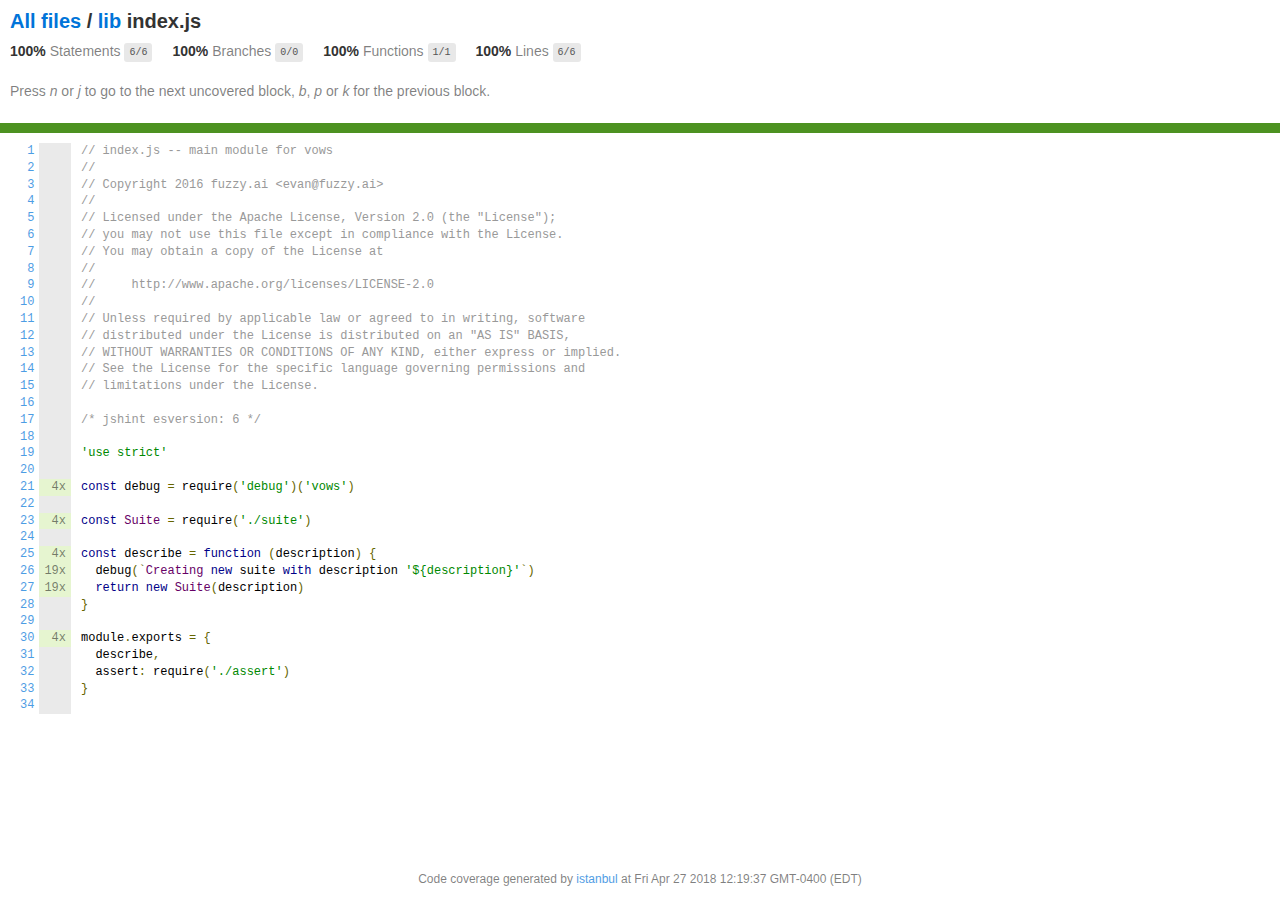
<file: node_modules/vows/coverage/lcov-report/lib/index.js.html>
<!doctype html>
<html lang="en">
<head>
    <title>Code coverage report for lib/index.js</title>
    <meta charset="utf-8" />
    <link rel="stylesheet" href="../prettify.css" />
    <link rel="stylesheet" href="../base.css" />
    <meta name="viewport" content="width=device-width, initial-scale=1">
    <style type='text/css'>
        .coverage-summary .sorter {
            background-image: url(../sort-arrow-sprite.png);
        }
    </style>
</head>
<body>
<div class='wrapper'>
  <div class='pad1'>
    <h1>
      <a href="../index.html">All files</a> / <a href="index.html">lib</a> index.js
    </h1>
    <div class='clearfix'>
      <div class='fl pad1y space-right2'>
        <span class="strong">100% </span>
        <span class="quiet">Statements</span>
        <span class='fraction'>6/6</span>
      </div>
      <div class='fl pad1y space-right2'>
        <span class="strong">100% </span>
        <span class="quiet">Branches</span>
        <span class='fraction'>0/0</span>
      </div>
      <div class='fl pad1y space-right2'>
        <span class="strong">100% </span>
        <span class="quiet">Functions</span>
        <span class='fraction'>1/1</span>
      </div>
      <div class='fl pad1y space-right2'>
        <span class="strong">100% </span>
        <span class="quiet">Lines</span>
        <span class='fraction'>6/6</span>
      </div>
    </div>
    <p class="quiet">
      Press <em>n</em> or <em>j</em> to go to the next uncovered block, <em>b</em>, <em>p</em> or <em>k</em> for the previous block.
    </p>
  </div>
  <div class='status-line high'></div>
<pre><table class="coverage">
<tr><td class="line-count quiet"><a name='L1'></a><a href='#L1'>1</a>
<a name='L2'></a><a href='#L2'>2</a>
<a name='L3'></a><a href='#L3'>3</a>
<a name='L4'></a><a href='#L4'>4</a>
<a name='L5'></a><a href='#L5'>5</a>
<a name='L6'></a><a href='#L6'>6</a>
<a name='L7'></a><a href='#L7'>7</a>
<a name='L8'></a><a href='#L8'>8</a>
<a name='L9'></a><a href='#L9'>9</a>
<a name='L10'></a><a href='#L10'>10</a>
<a name='L11'></a><a href='#L11'>11</a>
<a name='L12'></a><a href='#L12'>12</a>
<a name='L13'></a><a href='#L13'>13</a>
<a name='L14'></a><a href='#L14'>14</a>
<a name='L15'></a><a href='#L15'>15</a>
<a name='L16'></a><a href='#L16'>16</a>
<a name='L17'></a><a href='#L17'>17</a>
<a name='L18'></a><a href='#L18'>18</a>
<a name='L19'></a><a href='#L19'>19</a>
<a name='L20'></a><a href='#L20'>20</a>
<a name='L21'></a><a href='#L21'>21</a>
<a name='L22'></a><a href='#L22'>22</a>
<a name='L23'></a><a href='#L23'>23</a>
<a name='L24'></a><a href='#L24'>24</a>
<a name='L25'></a><a href='#L25'>25</a>
<a name='L26'></a><a href='#L26'>26</a>
<a name='L27'></a><a href='#L27'>27</a>
<a name='L28'></a><a href='#L28'>28</a>
<a name='L29'></a><a href='#L29'>29</a>
<a name='L30'></a><a href='#L30'>30</a>
<a name='L31'></a><a href='#L31'>31</a>
<a name='L32'></a><a href='#L32'>32</a>
<a name='L33'></a><a href='#L33'>33</a>
<a name='L34'></a><a href='#L34'>34</a></td><td class="line-coverage quiet"><span class="cline-any cline-neutral">&nbsp;</span>
<span class="cline-any cline-neutral">&nbsp;</span>
<span class="cline-any cline-neutral">&nbsp;</span>
<span class="cline-any cline-neutral">&nbsp;</span>
<span class="cline-any cline-neutral">&nbsp;</span>
<span class="cline-any cline-neutral">&nbsp;</span>
<span class="cline-any cline-neutral">&nbsp;</span>
<span class="cline-any cline-neutral">&nbsp;</span>
<span class="cline-any cline-neutral">&nbsp;</span>
<span class="cline-any cline-neutral">&nbsp;</span>
<span class="cline-any cline-neutral">&nbsp;</span>
<span class="cline-any cline-neutral">&nbsp;</span>
<span class="cline-any cline-neutral">&nbsp;</span>
<span class="cline-any cline-neutral">&nbsp;</span>
<span class="cline-any cline-neutral">&nbsp;</span>
<span class="cline-any cline-neutral">&nbsp;</span>
<span class="cline-any cline-neutral">&nbsp;</span>
<span class="cline-any cline-neutral">&nbsp;</span>
<span class="cline-any cline-neutral">&nbsp;</span>
<span class="cline-any cline-neutral">&nbsp;</span>
<span class="cline-any cline-yes">4x</span>
<span class="cline-any cline-neutral">&nbsp;</span>
<span class="cline-any cline-yes">4x</span>
<span class="cline-any cline-neutral">&nbsp;</span>
<span class="cline-any cline-yes">4x</span>
<span class="cline-any cline-yes">19x</span>
<span class="cline-any cline-yes">19x</span>
<span class="cline-any cline-neutral">&nbsp;</span>
<span class="cline-any cline-neutral">&nbsp;</span>
<span class="cline-any cline-yes">4x</span>
<span class="cline-any cline-neutral">&nbsp;</span>
<span class="cline-any cline-neutral">&nbsp;</span>
<span class="cline-any cline-neutral">&nbsp;</span>
<span class="cline-any cline-neutral">&nbsp;</span></td><td class="text"><pre class="prettyprint lang-js">// index.js -- main module for vows
//
// Copyright 2016 fuzzy.ai &lt;evan@fuzzy.ai&gt;
//
// Licensed under the Apache License, Version 2.0 (the "License");
// you may not use this file except in compliance with the License.
// You may obtain a copy of the License at
//
//     http://www.apache.org/licenses/LICENSE-2.0
//
// Unless required by applicable law or agreed to in writing, software
// distributed under the License is distributed on an "AS IS" BASIS,
// WITHOUT WARRANTIES OR CONDITIONS OF ANY KIND, either express or implied.
// See the License for the specific language governing permissions and
// limitations under the License.
&nbsp;
/* jshint esversion: 6 */
&nbsp;
'use strict'
&nbsp;
const debug = require('debug')('vows')
&nbsp;
const Suite = require('./suite')
&nbsp;
const describe = function (description) {
  debug(`Creating new suite with description '${description}'`)
  return new Suite(description)
}
&nbsp;
module.exports = {
  describe,
  assert: require('./assert')
}
&nbsp;</pre></td></tr>
</table></pre>
<div class='push'></div><!-- for sticky footer -->
</div><!-- /wrapper -->
<div class='footer quiet pad2 space-top1 center small'>
  Code coverage
  generated by <a href="https://istanbul.js.org/" target="_blank">istanbul</a> at Fri Apr 27 2018 12:19:37 GMT-0400 (EDT)
</div>
</div>
<script src="../prettify.js"></script>
<script>
window.onload = function () {
        if (typeof prettyPrint === 'function') {
            prettyPrint();
        }
};
</script>
<script src="../sorter.js"></script>
<script src="../block-navigation.js"></script>
</body>
</html>
</file>
<file: public/css/index.css>
.item a{
    color: #000;
}
*, *:before, *:after {
  box-sizing: border-box;
}



body {
  margin: 0;
  padding: 0;
  height: 100vh;
  background-color: #ecf0f9;
  background-attachment: fixed;
}

.content {
  display: flex;
  margin: 0 auto;
  justify-content: center;
  align-items: center;
  flex-wrap: wrap;
  max-width: 1000px;
}



.lcard {
  color: inherit;
  cursor: pointer;
  width: calc(33% - 2rem);
  min-width: calc(33% - 2rem);
  height: 400px;
  min-height: 400px;
  perspective: 1000px;
  margin: 1rem;
  position: relative;
}

.front,.back {
  display: flex;
  border-radius: 6px;
  background-position: center;
  background-size: cover;
  text-align: center;
  justify-content: center;
  align-items: center;
  position: absolute;
  height: 100%;
  width: 100%;
  -webkit-backface-visibility: hidden;
  backface-visibility: hidden;
  transform-style: preserve-3d;
  transition: ease-in-out 600ms;
}

.front {
  background-size: cover;
  padding: 2rem;
  font-size: 3rem;
  font-weight: 700;
  color: #fff;
  overflow: hidden;
  font-family: Poppins, sans-serif;
}
.front:before {
  position: absolute;
  display: block;
  content: '';
  top: 0;
  left: 0;
  right: 0;
  bottom: 0;
  background: linear-gradient(135deg, #1a9be6, #1a57e6);
  opacity: .25;
  z-index: -1;
}
.lcard:hover .front {
  transform: rotateY(180deg);
}
.lcard:nth-child(even):hover .front {
  transform: rotateY(-180deg);
}

.back {
  background: #fff;
  transform: rotateY(-180deg);
  padding: 0 2em;
}
.lcard:hover .back {
  transform: rotateY(0deg);
}
.lcard:nth-child(even) .back {
  transform: rotateY(180deg);
}
.lcard:nth-child(even):hover .back {
  transform: rotateY(0deg);
}

.button {
  transform: translateZ(40px);
  cursor: pointer;
  -webkit-backface-visibility: hidden;
  backface-visibility: hidden;
  font-weight: bold;
  color: #fff;
  padding: .6em 1em;
  border-radius: 100px;
  font: inherit;
  background: linear-gradient(135deg, #1a9be6, #1a57e6);
  border: none;
  position: relative;
  transform-style: preserve-3d;
  transition: 300ms ease;
}
.button:before {
  transition: 300ms ease;
  position: absolute;
  display: block;
  content: '';
  transform: translateZ(-40px);
  -webkit-backface-visibility: hidden;
  backface-visibility: hidden;
  height: calc(100% - 20px);
  width: calc(100% - 20px);
  border-radius: 100px;
  left: 10px;
  top: 16px;
  box-shadow: 0 0 10px 10px rgba(26, 87, 230, 0.25);
  background-color: rgba(26, 87, 230, 0.25);
}
.button:hover {
  transform: translateZ(55px);
}
.button:hover:before {
  transform: translateZ(-55px);
}
.button:active {
  transform: translateZ(20px);
}
.button:active:before {
  transform: translateZ(-20px);
  top: 12px;
}
.my_small{
  font-size: 12px;
}
a{
	color:#000;
}
a:hover {
    color:#000;
	background-color:none;
    text-decoration: none; 
}


.box{
	width: 100%;
	height: 340px;

	position: relative;
}

.list{
	width: 1200px;
	height: 400px;
	overflow: hidden;
	position: absolute;
	left: 50%;
	margin-left: -600px;
}

.btn{
	position: absolute;
	top: 50%;
	margin-top: -50px;
	width: 60px;
	height: 100px;
	line-height: 100px;
	font-size: 30px;
	color: white;
	text-decoration: none;
	text-align: center;
	background: rgba(0,0,0,.4);
	cursor: pointer;
}
.next{
	right: 0;
}

.p1,.p2,.p3,.p4,.p5,.p6,.p7{
	position: absolute;
	top: 0;
	left: 0;
	list-style: none;
	opacity: 0;
	transition: all 0.3s ease-out;
}
@media screen and (max-width:1920px){
	.box img{
		width: 751px;
		height: 300px;
		border:none;
		float: left;
	}
}
@media screen and (max-width:800px){
	.box img{
		width: 551px;
		height: 300px;
		border:none;
		float: left;
	}
}
.p1{
	transform:translate3d(-224px,0,0) scale(0.81);
}
.p2{
	transform:translate3d(0px,0,0) scale(0.81);
	transform-origin:0 50%;
	opacity: 0.8;
	z-index: 2;
}
.p3{
	transform:translate3d(224px,0,0) scale(1);
	z-index: 3;
	opacity: 1;
}
.p4{
	transform:translate3d(449px,0,0) scale(0.81);
	transform-origin:100% 50%;
	opacity: 0.8;
	z-index: 2;
}
.p5{
	transform:translate3d(672px,0,0) scale(0.81);
}
.p6{
	transform:translate3d(896px,0,0) scale(0.81);
}
.p7{
	transform:translate3d(1120px,0,0) scale(0.81);
}

.buttons{
	position: absolute;
	width: 1200px;
	height: 30px;
	bottom: 0;
	left: 50%;
	margin-left: -600px;
	text-align: center;
	padding-top: 10px;
}
.buttons a{
	display: inline-block;
	width: 35px;
	height: 5px;
	padding-top: 4px;
	cursor: pointer;
}
span{
	display: block;
	width: 35px;
	height: 1px;
	background: red;
}
.blue{
	background: blue;
}
a:hover{
  color:red;
}
</file>
<file: node_modules/vows/coverage/lcov-report/prettify.css>
.pln{color:#000}@media screen{.str{color:#080}.kwd{color:#008}.com{color:#800}.typ{color:#606}.lit{color:#066}.pun,.opn,.clo{color:#660}.tag{color:#008}.atn{color:#606}.atv{color:#080}.dec,.var{color:#606}.fun{color:red}}@media print,projection{.str{color:#060}.kwd{color:#006;font-weight:bold}.com{color:#600;font-style:italic}.typ{color:#404;font-weight:bold}.lit{color:#044}.pun,.opn,.clo{color:#440}.tag{color:#006;font-weight:bold}.atn{color:#404}.atv{color:#060}}pre.prettyprint{padding:2px;border:1px solid #888}ol.linenums{margin-top:0;margin-bottom:0}li.L0,li.L1,li.L2,li.L3,li.L5,li.L6,li.L7,li.L8{list-style-type:none}li.L1,li.L3,li.L5,li.L7,li.L9{background:#eee}
</file>
<file: node_modules/vows/coverage/lcov-report/base.css>
body, html {
  margin:0; padding: 0;
  height: 100%;
}
body {
    font-family: Helvetica Neue, Helvetica, Arial;
    font-size: 14px;
    color:#333;
}
.small { font-size: 12px; }
*, *:after, *:before {
  -webkit-box-sizing:border-box;
     -moz-box-sizing:border-box;
          box-sizing:border-box;
  }
h1 { font-size: 20px; margin: 0;}
h2 { font-size: 14px; }
pre {
    font: 12px/1.4 Consolas, "Liberation Mono", Menlo, Courier, monospace;
    margin: 0;
    padding: 0;
    -moz-tab-size: 2;
    -o-tab-size:  2;
    tab-size: 2;
}
a { color:#0074D9; text-decoration:none; }
a:hover { text-decoration:underline; }
.strong { font-weight: bold; }
.space-top1 { padding: 10px 0 0 0; }
.pad2y { padding: 20px 0; }
.pad1y { padding: 10px 0; }
.pad2x { padding: 0 20px; }
.pad2 { padding: 20px; }
.pad1 { padding: 10px; }
.space-left2 { padding-left:55px; }
.space-right2 { padding-right:20px; }
.center { text-align:center; }
.clearfix { display:block; }
.clearfix:after {
  content:'';
  display:block;
  height:0;
  clear:both;
  visibility:hidden;
  }
.fl { float: left; }
@media only screen and (max-width:640px) {
  .col3 { width:100%; max-width:100%; }
  .hide-mobile { display:none!important; }
}

.quiet {
  color: #7f7f7f;
  color: rgba(0,0,0,0.5);
}
.quiet a { opacity: 0.7; }

.fraction {
  font-family: Consolas, 'Liberation Mono', Menlo, Courier, monospace;
  font-size: 10px;
  color: #555;
  background: #E8E8E8;
  padding: 4px 5px;
  border-radius: 3px;
  vertical-align: middle;
}

div.path a:link, div.path a:visited { color: #333; }
table.coverage {
  border-collapse: collapse;
  margin: 10px 0 0 0;
  padding: 0;
}

table.coverage td {
  margin: 0;
  padding: 0;
  vertical-align: top;
}
table.coverage td.line-count {
    text-align: right;
    padding: 0 5px 0 20px;
}
table.coverage td.line-coverage {
    text-align: right;
    padding-right: 10px;
    min-width:20px;
}

table.coverage td span.cline-any {
    display: inline-block;
    padding: 0 5px;
    width: 100%;
}
.missing-if-branch {
    display: inline-block;
    margin-right: 5px;
    border-radius: 3px;
    position: relative;
    padding: 0 4px;
    background: #333;
    color: yellow;
}

.skip-if-branch {
    display: none;
    margin-right: 10px;
    position: relative;
    padding: 0 4px;
    background: #ccc;
    color: white;
}
.missing-if-branch .typ, .skip-if-branch .typ {
    color: inherit !important;
}
.coverage-summary {
  border-collapse: collapse;
  width: 100%;
}
.coverage-summary tr { border-bottom: 1px solid #bbb; }
.keyline-all { border: 1px solid #ddd; }
.coverage-summary td, .coverage-summary th { padding: 10px; }
.coverage-summary tbody { border: 1px solid #bbb; }
.coverage-summary td { border-right: 1px solid #bbb; }
.coverage-summary td:last-child { border-right: none; }
.coverage-summary th {
  text-align: left;
  font-weight: normal;
  white-space: nowrap;
}
.coverage-summary th.file { border-right: none !important; }
.coverage-summary th.pct { }
.coverage-summary th.pic,
.coverage-summary th.abs,
.coverage-summary td.pct,
.coverage-summary td.abs { text-align: right; }
.coverage-summary td.file { white-space: nowrap;  }
.coverage-summary td.pic { min-width: 120px !important;  }
.coverage-summary tfoot td { }

.coverage-summary .sorter {
    height: 10px;
    width: 7px;
    display: inline-block;
    margin-left: 0.5em;
    background: url(sort-arrow-sprite.png) no-repeat scroll 0 0 transparent;
}
.coverage-summary .sorted .sorter {
    background-position: 0 -20px;
}
.coverage-summary .sorted-desc .sorter {
    background-position: 0 -10px;
}
.status-line {  height: 10px; }
/* yellow */
.cbranch-no { background: yellow !important; color: #111; }
/* dark red */
.red.solid, .status-line.low, .low .cover-fill { background:#C21F39 }
.low .chart { border:1px solid #C21F39 }
.highlighted,
.highlighted .cstat-no, .highlighted .fstat-no, .highlighted .cbranch-no{
  background: #C21F39 !important;
}
/* medium red */
.cstat-no, .fstat-no, .cbranch-no, .cbranch-no { background:#F6C6CE }
/* light red */
.low, .cline-no { background:#FCE1E5 }
/* light green */
.high, .cline-yes { background:rgb(230,245,208) }
/* medium green */
.cstat-yes { background:rgb(161,215,106) }
/* dark green */
.status-line.high, .high .cover-fill { background:rgb(77,146,33) }
.high .chart { border:1px solid rgb(77,146,33) }

.medium .chart { border:1px solid #666; }
.medium .cover-fill { background: #666; }

.cstat-skip { background: #ddd; color: #111; }
.fstat-skip { background: #ddd; color: #111 !important; }
.cbranch-skip { background: #ddd !important; color: #111; }

span.cline-neutral { background: #eaeaea; }
.medium { background: #eaeaea; }

.coverage-summary td.empty {
    opacity: .5;
    padding-top: 4px;
    padding-bottom: 4px;
    line-height: 1;
    color: #888;
}

.cover-fill, .cover-empty {
  display:inline-block;
  height: 12px;
}
.chart {
  line-height: 0;
}
.cover-empty {
    background: white;
}
.cover-full {
    border-right: none !important;
}
pre.prettyprint {
    border: none !important;
    padding: 0 !important;
    margin: 0 !important;
}
.com { color: #999 !important; }
.ignore-none { color: #999; font-weight: normal; }

.wrapper {
  min-height: 100%;
  height: auto !important;
  height: 100%;
  margin: 0 auto -48px;
}
.footer, .push {
  height: 48px;
}
</file>
<file: public/css/test.css>
table{border-collapse:collapse;border-spacing:0;}
fieldset,img{border:0;}
address,caption,cite,code,dfn,em,strong,th,var{font-style:normal;font-weight:normal;}
li{list-style:none;}
caption,th{text-align:left;}
/* =e Reset */

/*中间部分*/
.ag7-main{margin: 0 auto; width: 1000px;}
.ag7-main .phone-index-banner{display: none;}

/*左侧栏*/
.ag7-cont{width: 680px; float: left;}

.wrap{width:1000px; margin-left:auto; margin-right:auto;}  
/*公共*/
.yahei{font-family:'\5FAE\8F6F\96C5\9ED1';}
.songti{font-family:"NSimSun","SimSun",Arial;}

/*首页右侧*/
.aside{width:280px; float:right;}

.ag7-bannerslide{position: relative; margin-bottom: 50px; }
.ag7-bannerslide .slidebox{position: relative; height: 440px;}
.ag7-bannerslide .slidebox li{display:block; position: absolute; width:100%; height: 100%; left:0px; top:0px;}
.ag7-bannerslide a img{display:block; max-width: 100%;}
.ag7-bannerslide .slideinfo{width:310px; height: 160px; position: absolute; left:0px; bottom:50px; background:rgba(0,0,0,0.5); z-index: 10;}
.ag7-bannerslide .slidetitle{height: 70px; padding:25px; color: #fff; font-family: 微软雅黑;}
.ag7-bannerslide .slidetitle h2{font-size: 30px; height:50px; line-height: 50px; white-space:nowrap; overflow:hidden; text-overflow:ellipsis;color: white;}
.ag7-bannerslide .slidetitle h3{font-size: 18px;color: white;}
.ag7-bannerslide .slidelist{height:32px;width:100%; padding:9px 0; background:rgba(0,0,0,0.3); position: relative;}
.ag7-bannerslide .slidelist ul{text-align: center;margin-top: 28px;}
.ag7-bannerslide .slidelist ul li{display: inline-block; margin:0 4px;  width: 50px; height: 22px; cursor: pointer;}



.phone-index-banner{position: relative;}
.phone-index-banner img{display: block;}
.phone-index-banner h3{position: absolute; width: 100%; bottom:0px; font-size:14px; height: 40px; padding:0 10px; -webkit-box-sizing: border-box;
-moz-box-sizing: border-box;
box-sizing: border-box; line-height: 40px; background:rgba(0,0,0,.5); color: #fff; font-family: 微软雅黑;}


body, html { font-size: 100%; 	padding: 0; margin: 0;}

/* Clearfix hack by Nicolas Gallagher: http://nicolasgallagher.com/micro-clearfix-hack/ */
.clearfix:before,
.clearfix:after {
	content: " ";
	display: table;
}

.clearfix:after {
	clear: both;
}

a:hover,a:focus{color:#74777b;text-decoration: none;}
a{color: #666666;}
.slidebox li{
	width: 1100px;
	height: 400px;
}
/*中间*/


figure.effect-layla img {
	cursor: pointer;
	min-width:80%;
	height: -webkit-calc(100% + 40px);
	height: calc(100% + 80px);
}

figure.effect-layla figcaption {
	padding: 3em;
}

figure.effect-layla figcaption::before,
figure.effect-layla figcaption::after {
	position: absolute;
	content: '';
	opacity: 0;
}

figure.effect-layla h2 {
	-webkit-transition: -webkit-transform 0.35s;
	transition: transform 0.35s;
}

figure.effect-layla p {
	padding: 0.5em 2em;
	text-transform: none;
	opacity: 0;
	-webkit-transform: translate3d(0,-10px,0);
	transform: translate3d(0,-10px,0);
}

figure.effect-layla img,
figure.effect-layla h2 {
	
	-webkit-transform: translate3d(0,-30px,0);
	transform: translate3d(0,-30px,0);
}

figure.effect-layla img,
figure.effect-layla figcaption::before,
figure.effect-layla figcaption::after,
figure.effect-layla p {
	-webkit-transition: opacity 0.35s, -webkit-transform 0.35s;
	transition: opacity 0.35s, transform 0.35s;
}

figure.effect-layla:hover img {
	opacity: 0.7;
	-webkit-transform: translate3d(0,0,0);
	transform: translate3d(0,0,0);
}

figure.effect-layla:hover figcaption::before,
figure.effect-layla:hover figcaption::after {
	opacity: 1;
	-webkit-transform: scale(1);
	transform: scale(1);
}

figure.effect-layla:hover h2,
figure.effect-layla:hover p {
	opacity: 1;
	-webkit-transform: translate3d(0,0,0);
	transform: translate3d(0,0,0);
}

figure.effect-layla:hover figcaption::after,
figure.effect-layla:hover h2,
figure.effect-layla:hover p,
figure.effect-layla:hover img {
	-webkit-transition-delay: 0.15s;
	transition-delay: 0.15s;
	cursor: pointer;
}
</file>
